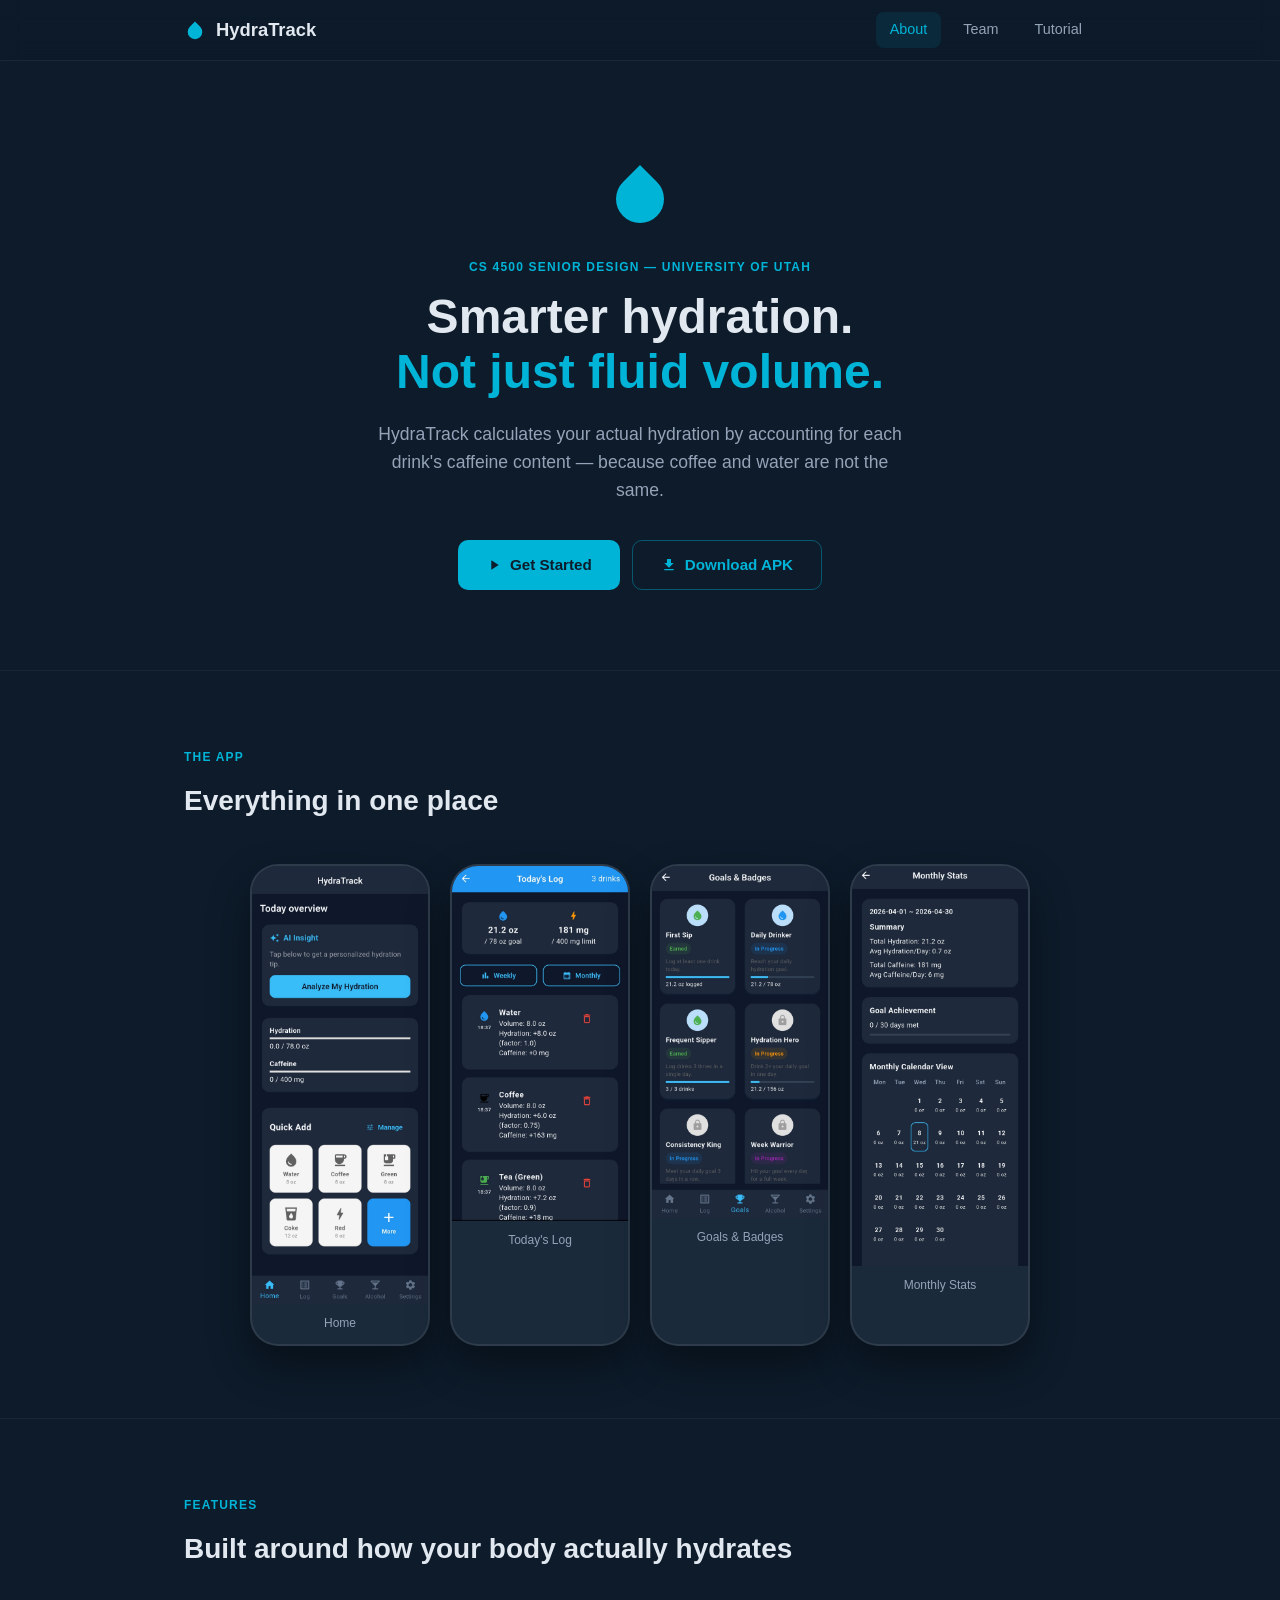
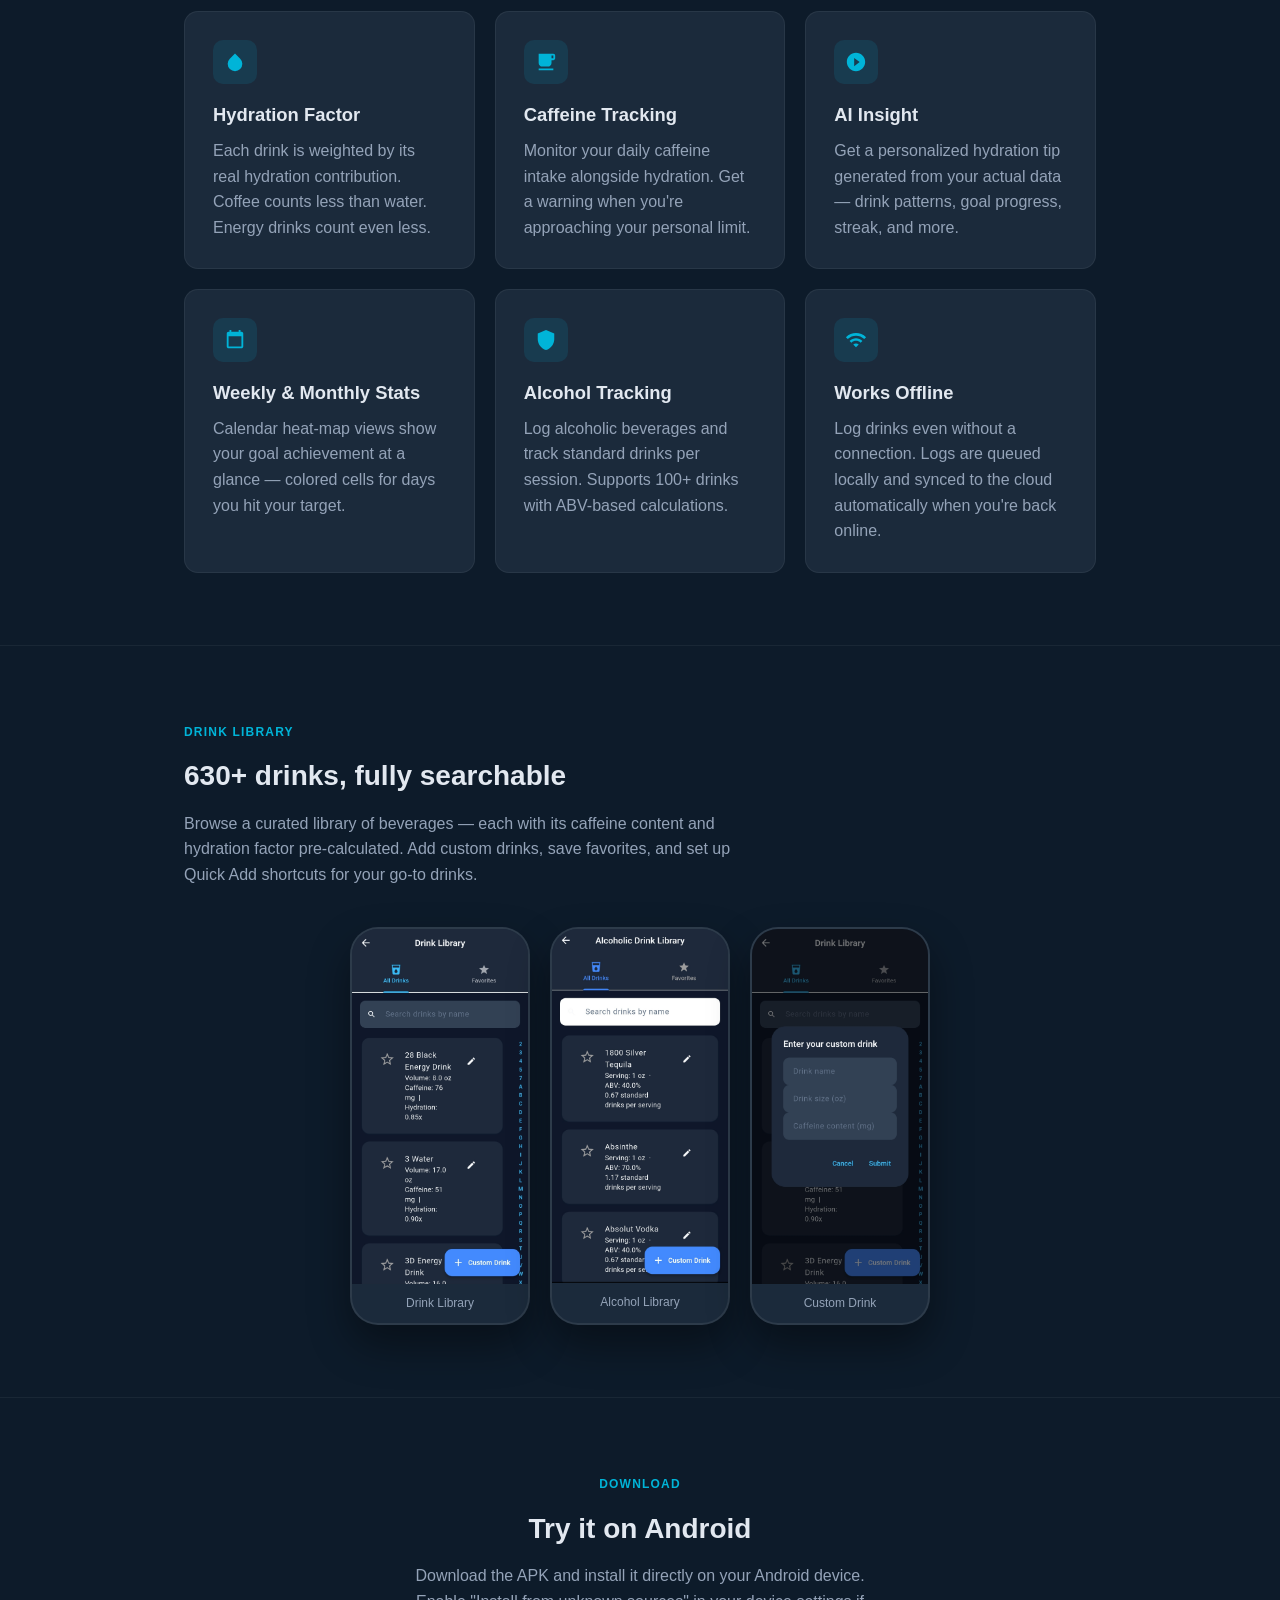
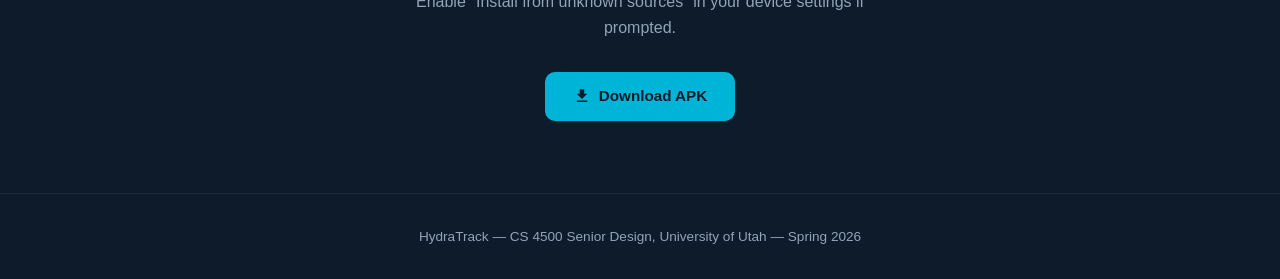
<file: docs/index.html>
<!DOCTYPE html>
<html lang="en">
<head>
  <meta charset="UTF-8" />
  <meta name="viewport" content="width=device-width, initial-scale=1.0" />
  <title>HydraTrack</title>
  <link rel="stylesheet" href="style.css" />
</head>
<body>

<nav>
  <div class="nav-inner">
    <a class="nav-logo" href="index.html">
      <svg width="22" height="22" viewBox="0 0 24 24" fill="currentColor">
        <path d="M12 2.69l5.66 5.66a8 8 0 1 1-11.31 0z"/>
      </svg>
      HydraTrack
    </a>
    <div class="nav-links">
      <a href="index.html" class="active">About</a>
      <a href="team.html">Team</a>
      <a href="tutorial.html">Tutorial</a>
    </div>
  </div>
</nav>

<!-- HERO -->
<section class="hero">
  <div class="container">
    <div class="hero-drop">
      <svg viewBox="0 0 24 24" fill="currentColor">
        <path d="M12 2.69l5.66 5.66a8 8 0 1 1-11.31 0z"/>
      </svg>
    </div>
    <span class="label">CS 4500 Senior Design — University of Utah</span>
    <h1>Smarter hydration.<br><span>Not just fluid volume.</span></h1>
    <p>HydraTrack calculates your actual hydration by accounting for each drink's caffeine content — because coffee and water are not the same.</p>
    <div class="hero-btns">
      <a href="tutorial.html" class="btn btn-primary">
        <svg width="16" height="16" viewBox="0 0 24 24" fill="currentColor"><path d="M8 5v14l11-7z"/></svg>
        Get Started
      </a>
      <a href="#download" class="btn btn-outline">
        <svg width="16" height="16" viewBox="0 0 24 24" fill="currentColor"><path d="M19 9h-4V3H9v6H5l7 7 7-7zM5 18v2h14v-2H5z"/></svg>
        Download APK
      </a>
    </div>
  </div>
</section>

<!-- SCREENSHOTS -->
<section>
  <div class="container">
    <span class="label">The App</span>
    <h2>Everything in one place</h2>
    <div class="screenshots">
      <div class="phone-frame">
        <img src="images/hydratrack_home.jpg" alt="Home screen" />
        <div class="ph-label">Home</div>
      </div>
      <div class="phone-frame">
        <img src="images/hydratrack_log.jpg" alt="Today's Log" />
        <div class="ph-label">Today's Log</div>
      </div>
      <div class="phone-frame">
        <img src="images/hydratrack_goal.jpg" alt="Goals & Badges" />
        <div class="ph-label">Goals & Badges</div>
      </div>
      <div class="phone-frame">
        <img src="images/hydratrack_monthly.jpg" alt="Monthly Stats" />
        <div class="ph-label">Monthly Stats</div>
      </div>
    </div>
  </div>
</section>

<!-- FEATURES -->
<section>
  <div class="container">
    <span class="label">Features</span>
    <h2>Built around how your body actually hydrates</h2>
    <div class="features-grid">

      <div class="feature-card">
        <div class="feature-icon">
          <svg width="22" height="22" viewBox="0 0 24 24" fill="currentColor"><path d="M12 2.69l5.66 5.66a8 8 0 1 1-11.31 0z"/></svg>
        </div>
        <h3>Hydration Factor</h3>
        <p>Each drink is weighted by its real hydration contribution. Coffee counts less than water. Energy drinks count even less.</p>
      </div>

      <div class="feature-card">
        <div class="feature-icon">
          <svg width="22" height="22" viewBox="0 0 24 24" fill="currentColor"><path d="M20 3H4v10c0 2.21 1.79 4 4 4h6c2.21 0 4-1.79 4-4v-3h2c1.11 0 2-.89 2-2V5c0-1.11-.89-2-2-2zm0 5h-2V5h2v3zM4 19h16v2H4z"/></svg>
        </div>
        <h3>Caffeine Tracking</h3>
        <p>Monitor your daily caffeine intake alongside hydration. Get a warning when you're approaching your personal limit.</p>
      </div>

      <div class="feature-card">
        <div class="feature-icon">
          <svg width="22" height="22" viewBox="0 0 24 24" fill="currentColor"><path d="M12 2C6.48 2 2 6.48 2 12s4.48 10 10 10 10-4.48 10-10S17.52 2 12 2zm-2 14.5v-9l6 4.5-6 4.5z"/></svg>
        </div>
        <h3>AI Insight</h3>
        <p>Get a personalized hydration tip generated from your actual data — drink patterns, goal progress, streak, and more.</p>
      </div>

      <div class="feature-card">
        <div class="feature-icon">
          <svg width="22" height="22" viewBox="0 0 24 24" fill="currentColor"><path d="M19 3h-1V1h-2v2H8V1H6v2H5c-1.11 0-2 .9-2 2v14c0 1.1.89 2 2 2h14c1.1 0 2-.9 2-2V5c0-1.1-.9-2-2-2zm0 16H5V8h14v11z"/></svg>
        </div>
        <h3>Weekly & Monthly Stats</h3>
        <p>Calendar heat-map views show your goal achievement at a glance — colored cells for days you hit your target.</p>
      </div>

      <div class="feature-card">
        <div class="feature-icon">
          <svg width="22" height="22" viewBox="0 0 24 24" fill="currentColor"><path d="M12 1L3 5v6c0 5.55 3.84 10.74 9 12 5.16-1.26 9-6.45 9-12V5l-9-4z"/></svg>
        </div>
        <h3>Alcohol Tracking</h3>
        <p>Log alcoholic beverages and track standard drinks per session. Supports 100+ drinks with ABV-based calculations.</p>
      </div>

      <div class="feature-card">
        <div class="feature-icon">
          <svg width="22" height="22" viewBox="0 0 24 24" fill="currentColor"><path d="M1 9l2 2c4.97-4.97 13.03-4.97 18 0l2-2C16.93 2.93 7.08 2.93 1 9zm8 8l3 3 3-3c-1.65-1.66-4.34-1.66-6 0zm-4-4l2 2c2.76-2.76 7.24-2.76 10 0l2-2C15.14 9.14 8.87 9.14 5 13z"/></svg>
        </div>
        <h3>Works Offline</h3>
        <p>Log drinks even without a connection. Logs are queued locally and synced to the cloud automatically when you're back online.</p>
      </div>

    </div>
  </div>
</section>

<!-- DRINK LIBRARY -->
<section>
  <div class="container">
    <span class="label">Drink Library</span>
    <h2>630+ drinks, fully searchable</h2>
    <p style="max-width:560px; margin-bottom:32px;">Browse a curated library of beverages — each with its caffeine content and hydration factor pre-calculated. Add custom drinks, save favorites, and set up Quick Add shortcuts for your go-to drinks.</p>
    <div class="screenshots">
      <div class="phone-frame">
        <img src="images/hydratrack_drink_library.jpg" alt="Drink Library" />
        <div class="ph-label">Drink Library</div>
      </div>
      <div class="phone-frame">
        <img src="images/hydratrack_alchohol_library.jpg" alt="Alcohol Library" />
        <div class="ph-label">Alcohol Library</div>
      </div>
      <div class="phone-frame">
        <img src="images/hydratrack_add_custom.jpg" alt="Add Custom Drink" />
        <div class="ph-label">Custom Drink</div>
      </div>
    </div>
  </div>
</section>

<!-- DOWNLOAD -->
<section id="download">
  <div class="container" style="text-align:center;">
    <span class="label">Download</span>
    <h2>Try it on Android</h2>
    <p style="max-width:480px; margin: 12px auto 32px;">Download the APK and install it directly on your Android device. Enable "Install from unknown sources" in your device settings if prompted.</p>
    <a href="https://drive.google.com/uc?export=download&id=1wfZt2eirbZEF-Ru0Nwcwn8dekk1CB4uR" class="btn btn-primary">
      <svg width="18" height="18" viewBox="0 0 24 24" fill="currentColor"><path d="M19 9h-4V3H9v6H5l7 7 7-7zM5 18v2h14v-2H5z"/></svg>
      Download APK
    </a>
  </div>
</section>

<footer>
  <div class="container">
    <p>HydraTrack &mdash; CS 4500 Senior Design, University of Utah &mdash; Spring 2026</p>
  </div>
</footer>

</body>
</html>
</file>
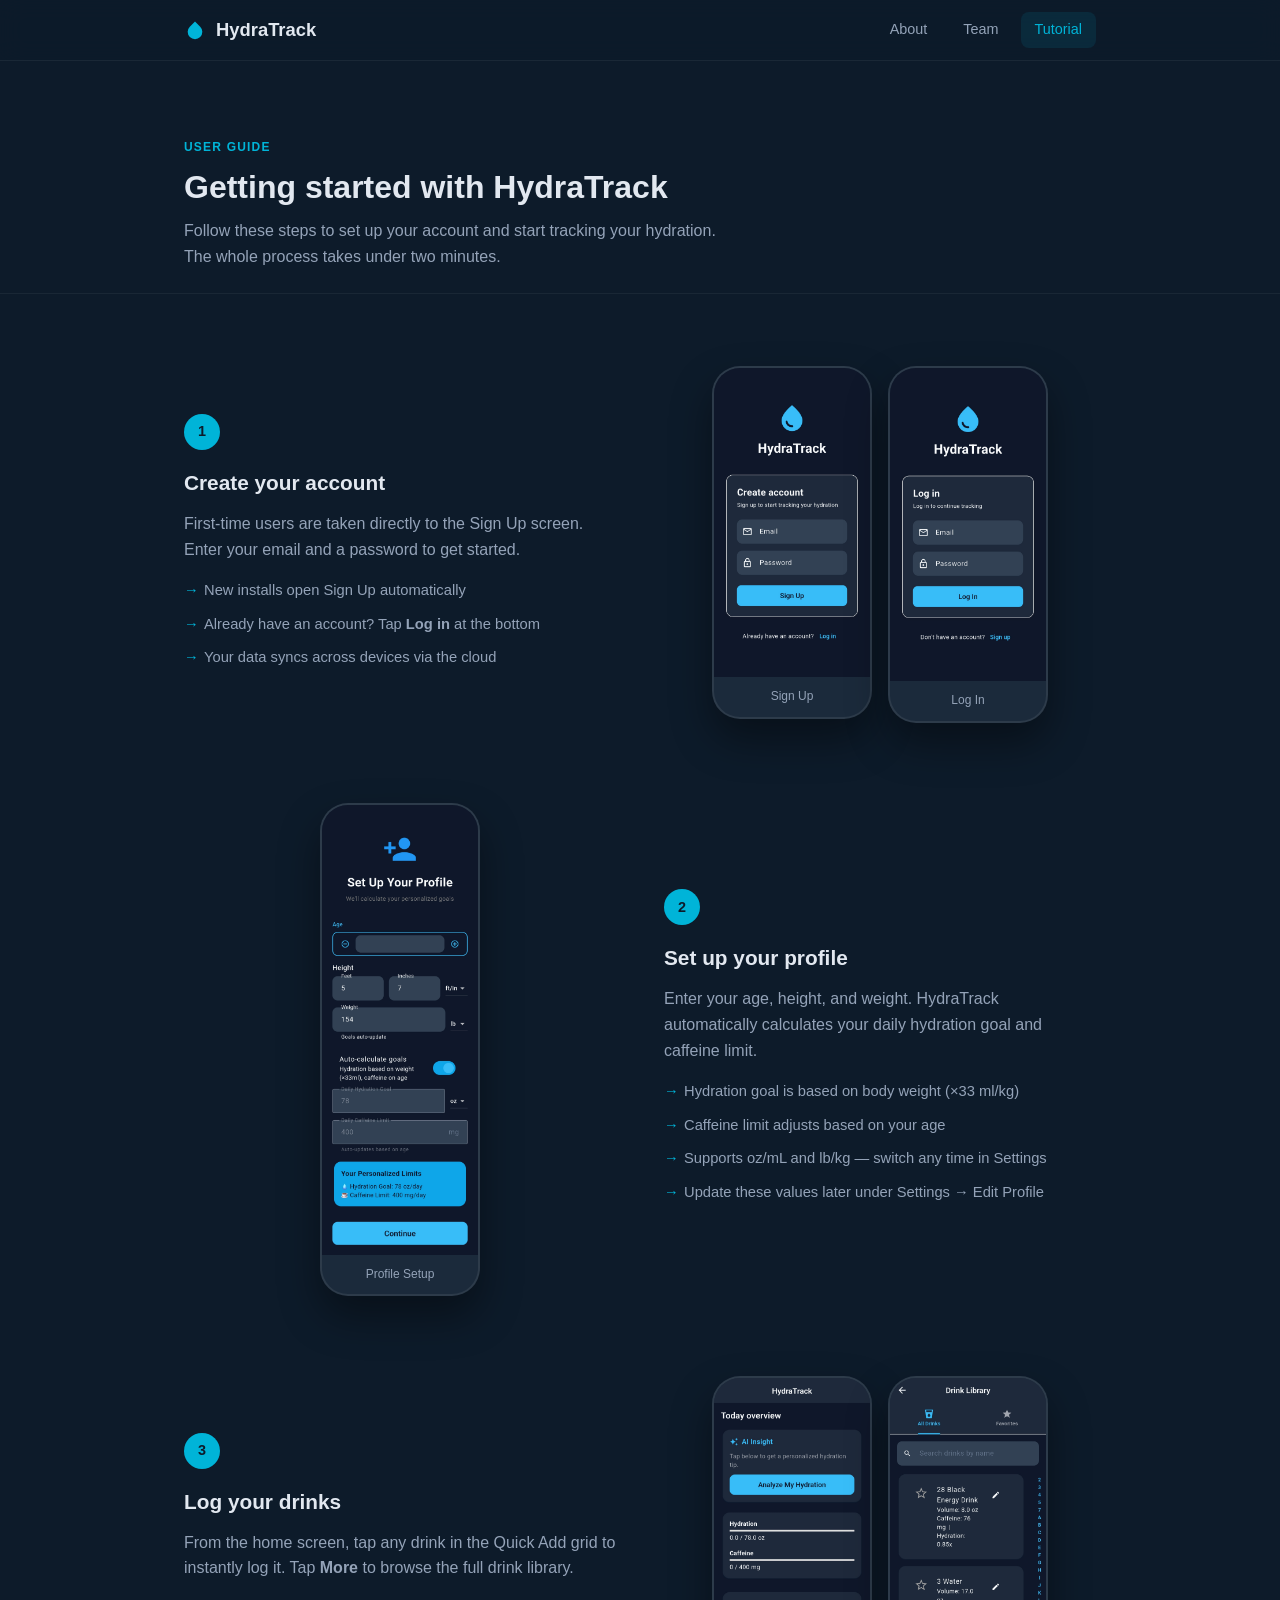
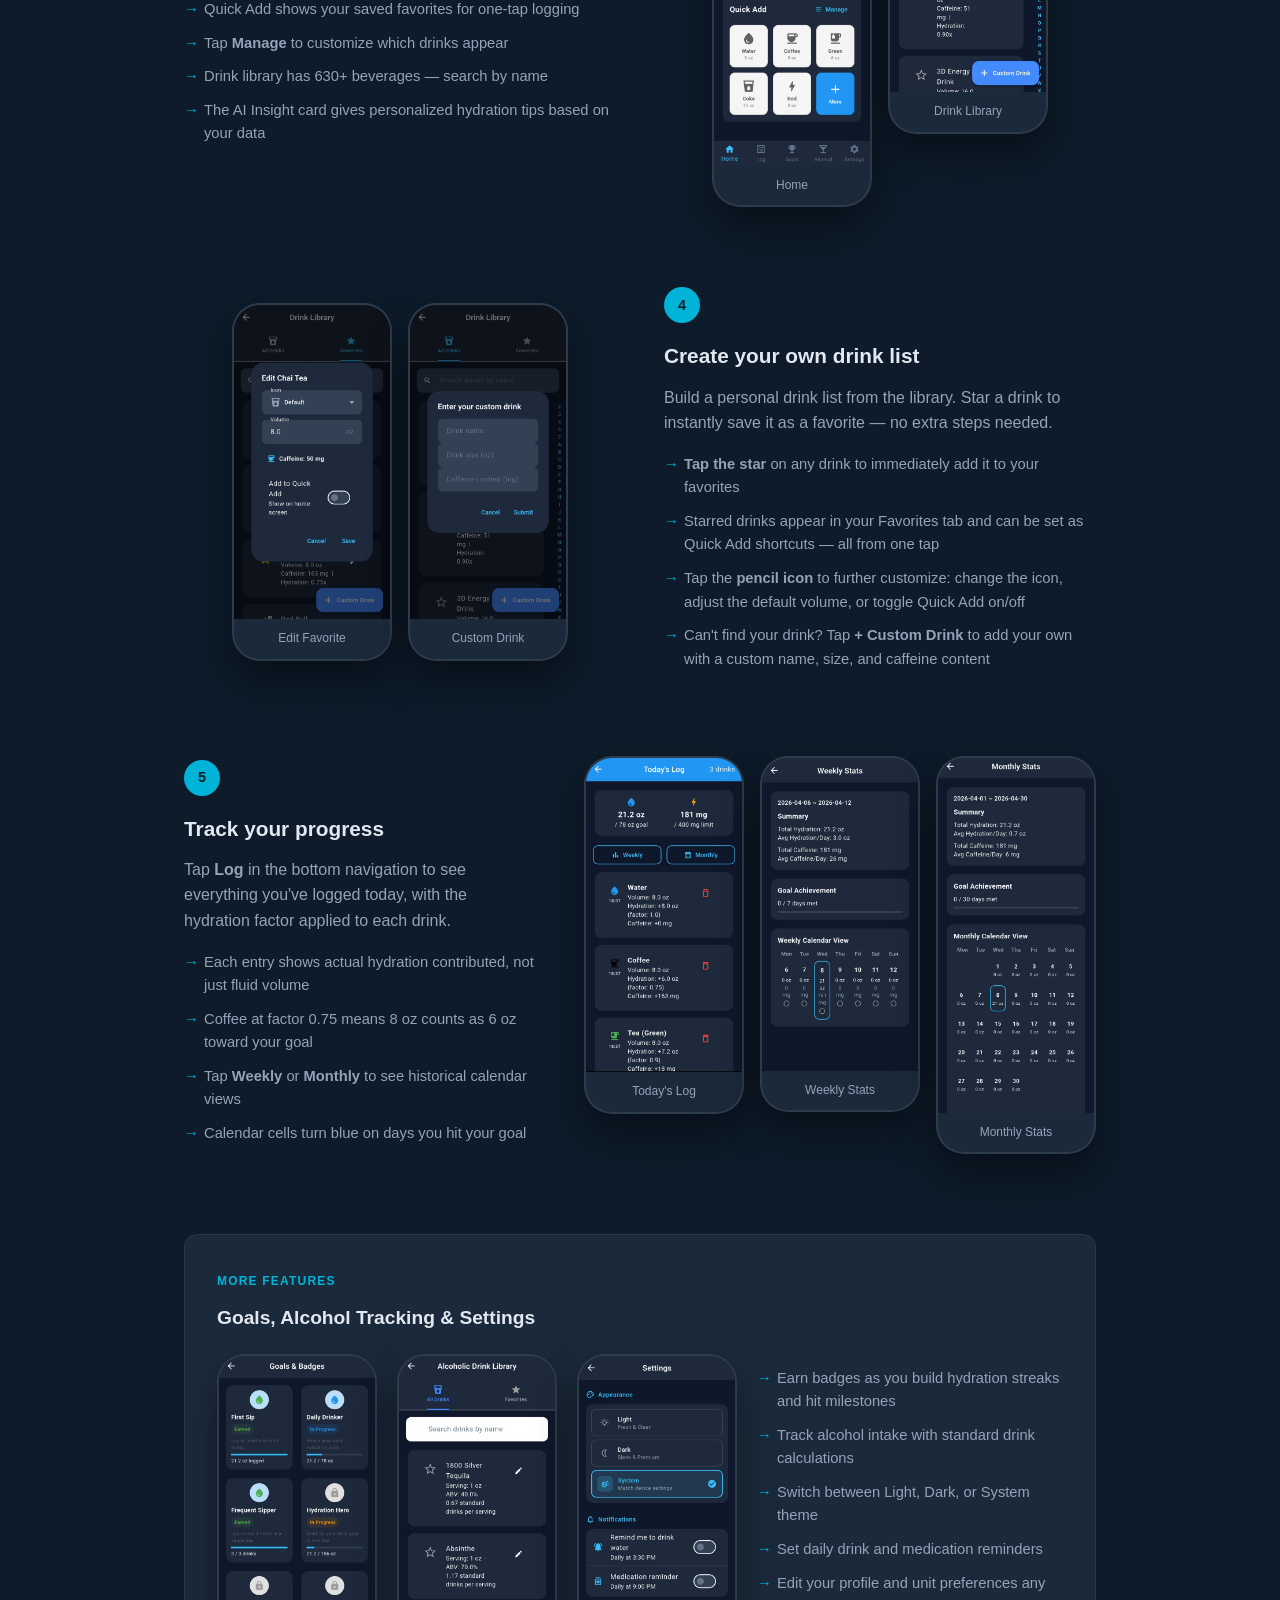
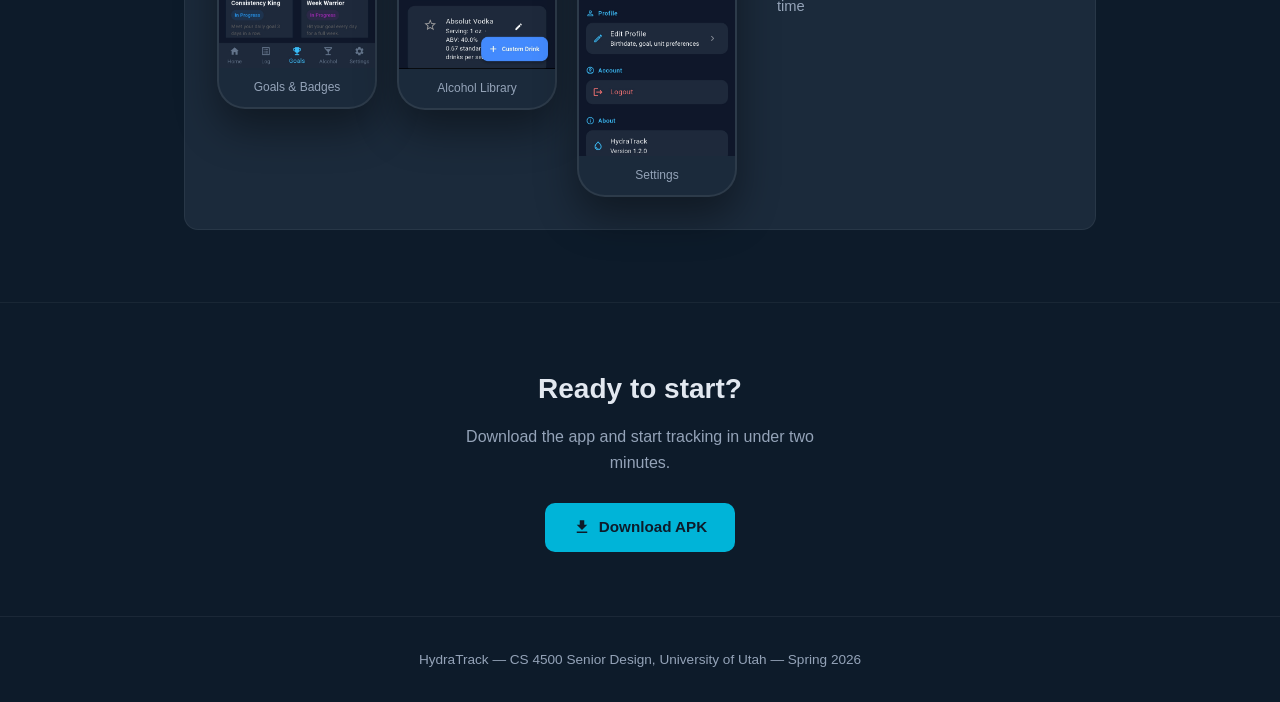
<file: docs/tutorial.html>
<!DOCTYPE html>
<html lang="en">
<head>
  <meta charset="UTF-8" />
  <meta name="viewport" content="width=device-width, initial-scale=1.0" />
  <title>Tutorial — HydraTrack</title>
  <link rel="stylesheet" href="style.css" />
  <style>
    .phone-frame img { width: 100%; height: auto; display: block; }
    .step-visual { align-items: flex-start; }
  </style>
</head>
<body>

<nav>
  <div class="nav-inner">
    <a class="nav-logo" href="index.html">
      <svg width="22" height="22" viewBox="0 0 24 24" fill="currentColor">
        <path d="M12 2.69l5.66 5.66a8 8 0 1 1-11.31 0z"/>
      </svg>
      HydraTrack
    </a>
    <div class="nav-links">
      <a href="index.html">About</a>
      <a href="team.html">Team</a>
      <a href="tutorial.html" class="active">Tutorial</a>
    </div>
  </div>
</nav>

<section style="padding-bottom: 24px;">
  <div class="container">
    <span class="label">User Guide</span>
    <h1 style="font-size: 2rem;">Getting started with HydraTrack</h1>
    <p style="max-width: 560px; margin-top: 12px;">Follow these steps to set up your account and start tracking your hydration. The whole process takes under two minutes.</p>
  </div>
</section>

<section style="padding-top: 24px;">
  <div class="container">
    <div class="tutorial-steps">

      <!-- STEP 1: Create Account -->
      <div class="step">
        <div class="step-text">
          <div class="step-num">1</div>
          <h3>Create your account</h3>
          <p>First-time users are taken directly to the Sign Up screen. Enter your email and a password to get started.</p>
          <ul>
            <li>New installs open Sign Up automatically</li>
            <li>Already have an account? Tap <strong>Log in</strong> at the bottom</li>
            <li>Your data syncs across devices via the cloud</li>
          </ul>
        </div>
        <div class="step-visual">
          <div class="phone-frame">
            <img src="images/hydratrack_signup.jpg" alt="Sign Up" />
            <div class="ph-label">Sign Up</div>
          </div>
          <div class="phone-frame">
            <img src="images/hydratrack_login.jpg" alt="Log In" />
            <div class="ph-label">Log In</div>
          </div>
        </div>
      </div>

      <!-- STEP 2: Profile Setup -->
      <div class="step">
        <div class="step-text">
          <div class="step-num">2</div>
          <h3>Set up your profile</h3>
          <p>Enter your age, height, and weight. HydraTrack automatically calculates your daily hydration goal and caffeine limit.</p>
          <ul>
            <li>Hydration goal is based on body weight (×33 ml/kg)</li>
            <li>Caffeine limit adjusts based on your age</li>
            <li>Supports oz/mL and lb/kg — switch any time in Settings</li>
            <li>Update these values later under Settings → Edit Profile</li>
          </ul>
        </div>
        <div class="step-visual">
          <div class="phone-frame">
            <img src="images/hydratrack_setup.jpg" alt="Profile Setup" />
            <div class="ph-label">Profile Setup</div>
          </div>
        </div>
      </div>

      <!-- STEP 3: Log Drinks -->
      <div class="step">
        <div class="step-text">
          <div class="step-num">3</div>
          <h3>Log your drinks</h3>
          <p>From the home screen, tap any drink in the Quick Add grid to instantly log it. Tap <strong>More</strong> to browse the full drink library.</p>
          <ul>
            <li>Quick Add shows your saved favorites for one-tap logging</li>
            <li>Tap <strong>Manage</strong> to customize which drinks appear</li>
            <li>Drink library has 630+ beverages — search by name</li>
            <li>The AI Insight card gives personalized hydration tips based on your data</li>
          </ul>
        </div>
        <div class="step-visual">
          <div class="phone-frame">
            <img src="images/hydratrack_home.jpg" alt="Home Screen" />
            <div class="ph-label">Home</div>
          </div>
          <div class="phone-frame">
            <img src="images/hydratrack_drink_library.jpg" alt="Drink Library" />
            <div class="ph-label">Drink Library</div>
          </div>
        </div>
      </div>

      <!-- STEP 4: Customize -->
      <div class="step">
        <div class="step-text">
          <div class="step-num">4</div>
          <h3>Create your own drink list</h3>
          <p>Build a personal drink list from the library. Star a drink to instantly save it as a favorite — no extra steps needed.</p>
          <ul>
            <li><strong>Tap the star</strong> on any drink to immediately add it to your favorites</li>
            <li>Starred drinks appear in your Favorites tab and can be set as Quick Add shortcuts — all from one tap</li>
            <li>Tap the <strong>pencil icon</strong> to further customize: change the icon, adjust the default volume, or toggle Quick Add on/off</li>
            <li>Can't find your drink? Tap <strong>+ Custom Drink</strong> to add your own with a custom name, size, and caffeine content</li>
          </ul>
        </div>
        <div class="step-visual">
          <div class="phone-frame">
            <img src="images/hydratrack_edit_favorite.jpg" alt="Edit Favorite" />
            <div class="ph-label">Edit Favorite</div>
          </div>
          <div class="phone-frame">
            <img src="images/hydratrack_add_custom.jpg" alt="Add Custom Drink" />
            <div class="ph-label">Custom Drink</div>
          </div>
        </div>
      </div>

      <!-- STEP 5: Track Progress -->
      <div class="step">
        <div class="step-text">
          <div class="step-num">5</div>
          <h3>Track your progress</h3>
          <p>Tap <strong>Log</strong> in the bottom navigation to see everything you've logged today, with the hydration factor applied to each drink.</p>
          <ul>
            <li>Each entry shows actual hydration contributed, not just fluid volume</li>
            <li>Coffee at factor 0.75 means 8 oz counts as 6 oz toward your goal</li>
            <li>Tap <strong>Weekly</strong> or <strong>Monthly</strong> to see historical calendar views</li>
            <li>Calendar cells turn blue on days you hit your goal</li>
          </ul>
        </div>
        <div class="step-visual">
          <div class="phone-frame">
            <img src="images/hydratrack_log.jpg" alt="Today's Log" />
            <div class="ph-label">Today's Log</div>
          </div>
          <div class="phone-frame">
            <img src="images/hydratrack_weekly.jpg" alt="Weekly Stats" />
            <div class="ph-label">Weekly Stats</div>
          </div>
          <div class="phone-frame">
            <img src="images/hydratrack_monthly.jpg" alt="Monthly Stats" />
            <div class="ph-label">Monthly Stats</div>
          </div>
        </div>
      </div>

    </div>

    <!-- BONUS SECTION -->
    <div style="background: var(--bg2); border: 1px solid rgba(255,255,255,0.06); border-radius: var(--radius); padding: 32px; margin-top: 16px;">
      <span class="label">More Features</span>
      <h3 style="font-size: 1.2rem; margin-bottom: 20px;">Goals, Alcohol Tracking & Settings</h3>
      <div style="display: flex; gap: 20px; flex-wrap: wrap; align-items: flex-start;">
        <div class="phone-frame" style="width: 160px; flex-shrink:0;">
          <img src="images/hydratrack_goal.jpg" alt="Goals & Badges" />
          <div class="ph-label">Goals & Badges</div>
        </div>
        <div class="phone-frame" style="width: 160px; flex-shrink:0;">
          <img src="images/hydratrack_alchohol_library.jpg" alt="Alcohol Library" />
          <div class="ph-label">Alcohol Library</div>
        </div>
        <div class="phone-frame" style="width: 160px; flex-shrink:0;">
          <img src="images/hydratrack_settings.jpg" alt="Settings" />
          <div class="ph-label">Settings</div>
        </div>
        <div style="flex: 1; min-width: 200px; padding-top: 8px;">
          <ul style="list-style:none; padding:0;">
            <li style="color:var(--text2); font-size:0.92rem; padding:5px 0 5px 20px; position:relative;">
              <span style="position:absolute;left:0;color:var(--accent);">→</span>
              Earn badges as you build hydration streaks and hit milestones
            </li>
            <li style="color:var(--text2); font-size:0.92rem; padding:5px 0 5px 20px; position:relative;">
              <span style="position:absolute;left:0;color:var(--accent);">→</span>
              Track alcohol intake with standard drink calculations
            </li>
            <li style="color:var(--text2); font-size:0.92rem; padding:5px 0 5px 20px; position:relative;">
              <span style="position:absolute;left:0;color:var(--accent);">→</span>
              Switch between Light, Dark, or System theme
            </li>
            <li style="color:var(--text2); font-size:0.92rem; padding:5px 0 5px 20px; position:relative;">
              <span style="position:absolute;left:0;color:var(--accent);">→</span>
              Set daily drink and medication reminders
            </li>
            <li style="color:var(--text2); font-size:0.92rem; padding:5px 0 5px 20px; position:relative;">
              <span style="position:absolute;left:0;color:var(--accent);">→</span>
              Edit your profile and unit preferences any time
            </li>
          </ul>
        </div>
      </div>
    </div>

  </div>
</section>

<section style="text-align: center; padding: 64px 0;">
  <div class="container">
    <h2>Ready to start?</h2>
    <p style="margin: 12px auto 28px; max-width: 400px;">Download the app and start tracking in under two minutes.</p>
    <a href="https://drive.google.com/uc?export=download&id=1wfZt2eirbZEF-Ru0Nwcwn8dekk1CB4uR" class="btn btn-primary">
      <svg width="18" height="18" viewBox="0 0 24 24" fill="currentColor"><path d="M19 9h-4V3H9v6H5l7 7 7-7zM5 18v2h14v-2H5z"/></svg>
      Download APK
    </a>
  </div>
</section>

<footer>
  <div class="container">
    <p>HydraTrack &mdash; CS 4500 Senior Design, University of Utah &mdash; Spring 2026</p>
  </div>
</footer>

</body>
</html>
</file>
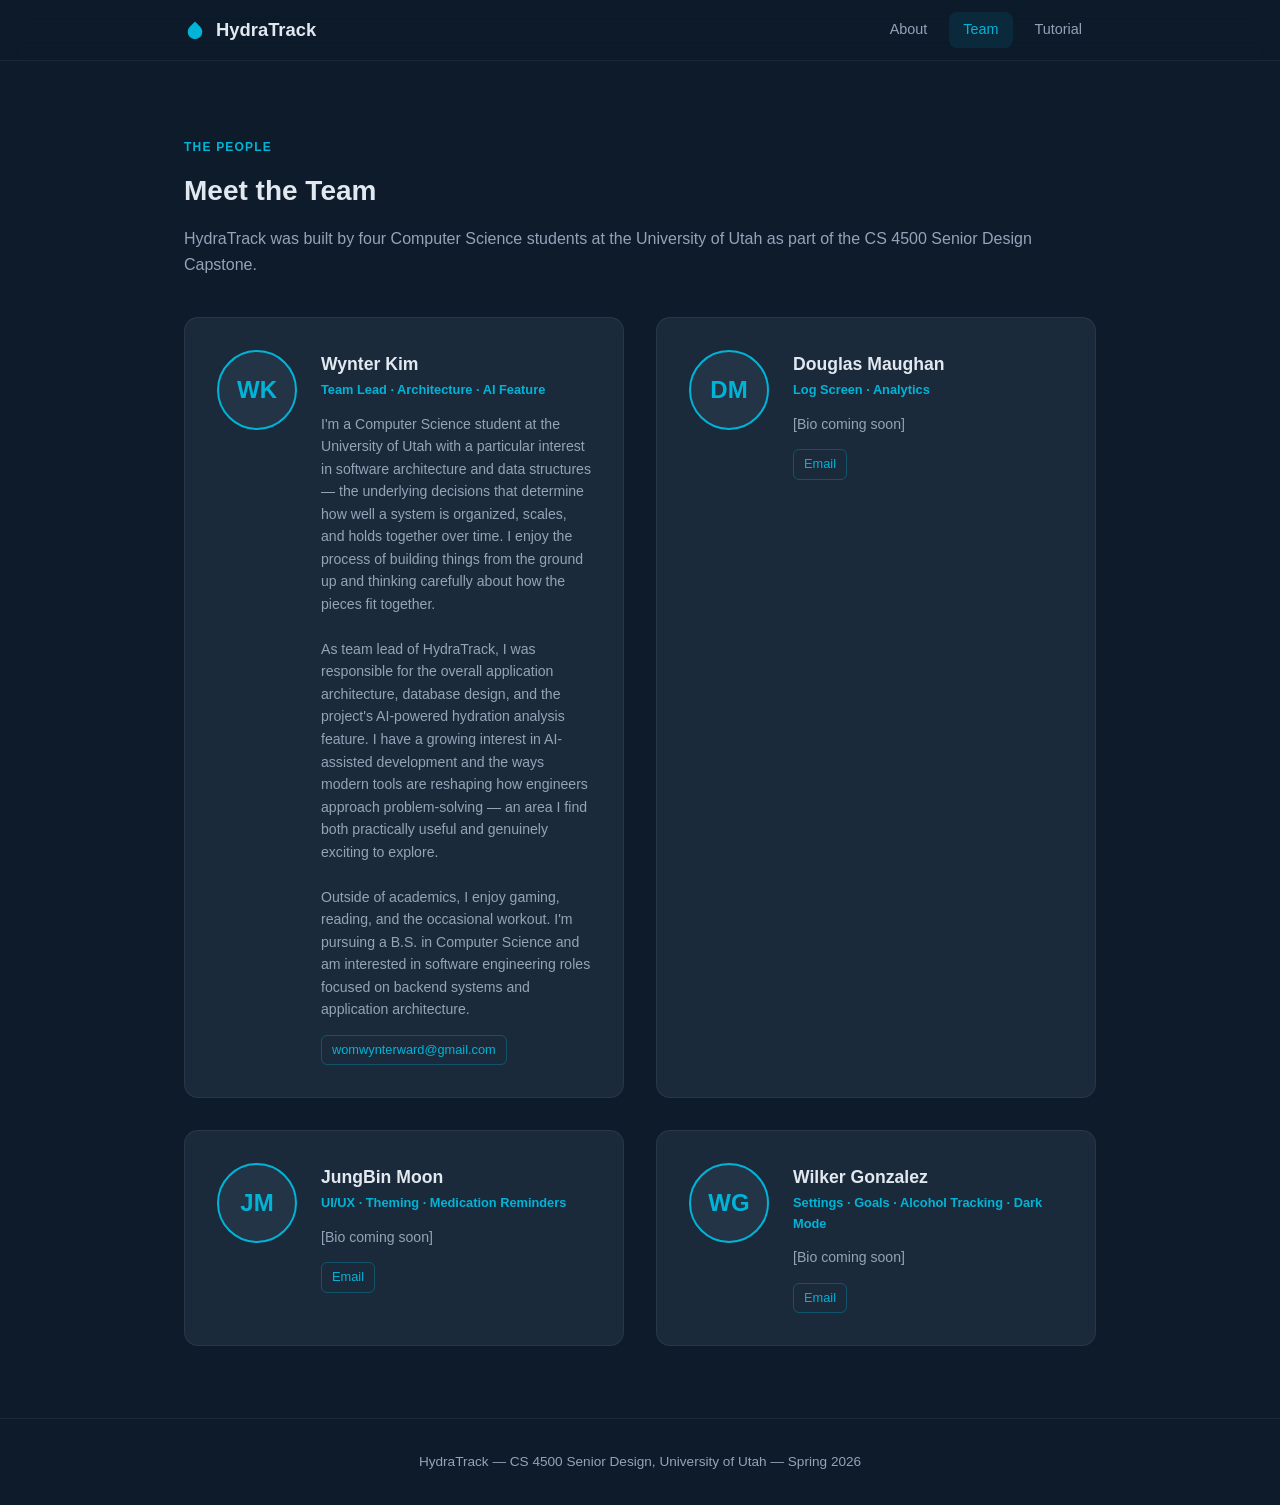
<file: public/team.html>
<!DOCTYPE html>
<html lang="en">
<head>
  <meta charset="UTF-8" />
  <meta name="viewport" content="width=device-width, initial-scale=1.0" />
  <title>Team — HydraTrack</title>
  <link rel="stylesheet" href="style.css" />
</head>
<body>

<nav>
  <div class="nav-inner">
    <a class="nav-logo" href="index.html">
      <svg width="22" height="22" viewBox="0 0 24 24" fill="currentColor">
        <path d="M12 2.69l5.66 5.66a8 8 0 1 1-11.31 0z"/>
      </svg>
      HydraTrack
    </a>
    <div class="nav-links">
      <a href="index.html">About</a>
      <a href="team.html" class="active">Team</a>
      <a href="tutorial.html">Tutorial</a>
    </div>
  </div>
</nav>

<section>
  <div class="container">
    <span class="label">The People</span>
    <h2>Meet the Team</h2>
    <p>HydraTrack was built by four Computer Science students at the University of Utah as part of the CS 4500 Senior Design Capstone.</p>

    <div class="team-grid">

      <!-- Wynter -->
      <div class="team-card">
        <div class="team-avatar">WK</div>
        <div class="team-info">
          <h3>Wynter Kim</h3>
          <div class="team-role">Team Lead · Architecture · AI Feature</div>
          <p class="team-bio">
            I'm a Computer Science student at the University of Utah with a particular interest in software architecture and data structures — the underlying decisions that determine how well a system is organized, scales, and holds together over time. I enjoy the process of building things from the ground up and thinking carefully about how the pieces fit together.
            <br><br>
            As team lead of HydraTrack, I was responsible for the overall application architecture, database design, and the project's AI-powered hydration analysis feature. I have a growing interest in AI-assisted development and the ways modern tools are reshaping how engineers approach problem-solving — an area I find both practically useful and genuinely exciting to explore.
            <br><br>
            Outside of academics, I enjoy gaming, reading, and the occasional workout. I'm pursuing a B.S. in Computer Science and am interested in software engineering roles focused on backend systems and application architecture.
          </p>
          <div class="team-contact">
            <a href="mailto:womwynterward@gmail.com">womwynterward@gmail.com</a>
          </div>
        </div>
      </div>

      <!-- Douglas -->
      <div class="team-card">
        <div class="team-avatar">DM</div>
        <div class="team-info">
          <h3>Douglas Maughan</h3>
          <div class="team-role">Log Screen · Analytics</div>
          <p class="team-bio">
            [Bio coming soon]
          </p>
          <div class="team-contact">
            <a href="mailto:placeholder@utah.edu">Email</a>
          </div>
        </div>
      </div>

      <!-- Moon -->
      <div class="team-card">
        <div class="team-avatar">JM</div>
        <div class="team-info">
          <h3>JungBin Moon</h3>
          <div class="team-role">UI/UX · Theming · Medication Reminders</div>
          <p class="team-bio">
            [Bio coming soon]
          </p>
          <div class="team-contact">
            <a href="mailto:placeholder@utah.edu">Email</a>
          </div>
        </div>
      </div>

      <!-- Wilker -->
      <div class="team-card">
        <div class="team-avatar">WG</div>
        <div class="team-info">
          <h3>Wilker Gonzalez</h3>
          <div class="team-role">Settings · Goals · Alcohol Tracking · Dark Mode</div>
          <p class="team-bio">
            [Bio coming soon]
          </p>
          <div class="team-contact">
            <a href="mailto:placeholder@utah.edu">Email</a>
          </div>
        </div>
      </div>

    </div>
  </div>
</section>

<footer>
  <div class="container">
    <p>HydraTrack &mdash; CS 4500 Senior Design, University of Utah &mdash; Spring 2026</p>
  </div>
</footer>

</body>
</html>
</file>
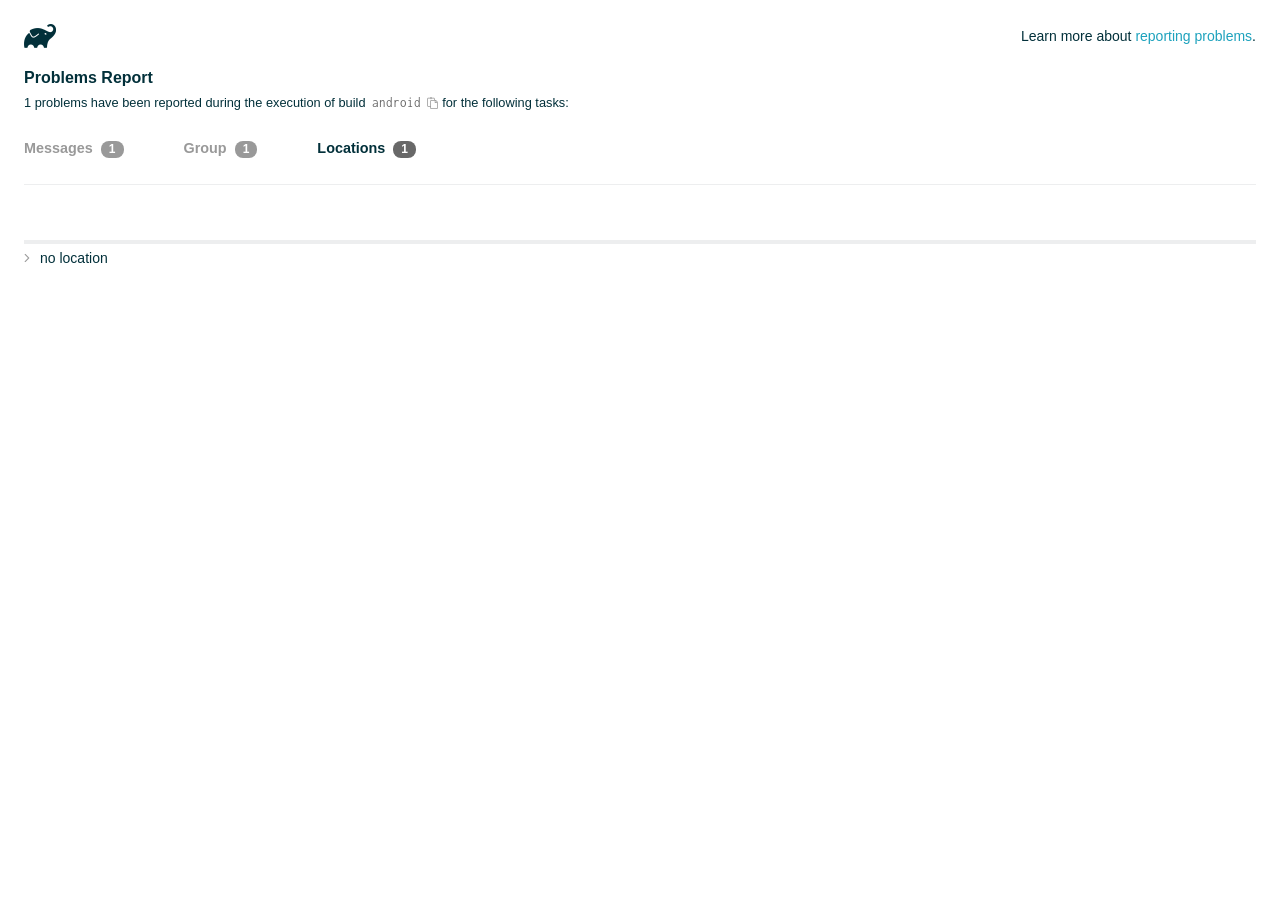
<file: android/build/reports/problems/problems-report.html>
<!DOCTYPE html>

<html lang="en">
<head>
    <!-- Required meta tags -->
    <meta charset="utf-8">
    <meta name="viewport" content="width=device-width, initial-scale=1, shrink-to-fit=no">

                    <style type="text/css">
                /*! normalize.css v7.0.0 | MIT License | github.com/necolas/normalize.css */
html {
    line-height: 1.15;
    -ms-text-size-adjust: 100%;
    -webkit-text-size-adjust: 100%
}

body {
    margin: 0
}

article, aside, footer, header, nav, section {
    display: block
}

h1 {
    font-size: 2em;
    margin: .67em 0
}

figcaption, figure, main {
    display: block
}

figure {
    margin: 1em 40px
}

hr {
    box-sizing: content-box;
    height: 0;
    overflow: visible
}

pre {
    font-family: monospace, monospace;
    font-size: 1em
}

a {
    background-color: transparent;
    -webkit-text-decoration-skip: objects
}

abbr[title] {
    border-bottom: none;
    text-decoration: underline;
    text-decoration: underline dotted
}

b, strong {
    font-weight: inherit
}

b, strong {
    font-weight: bolder
}

code, kbd, samp {
    font-family: monospace, monospace;
    font-size: 1em
}

dfn {
    font-style: italic
}

mark {
    background-color: #ff0;
    color: #000
}

small {
    font-size: 80%
}

sub, sup {
    font-size: 75%;
    line-height: 0;
    position: relative;
    vertical-align: baseline
}

sub {
    bottom: -.25em
}

sup {
    top: -.5em
}

audio, video {
    display: inline-block
}

audio:not([controls]) {
    display: none;
    height: 0
}

img {
    border-style: none
}

svg:not(:root) {
    overflow: hidden
}

button, input, optgroup, select, textarea {
    font-family: sans-serif;
    font-size: 100%;
    line-height: 1.15;
    margin: 0
}

button, input {
    overflow: visible
}

button, select {
    text-transform: none
}

[type=reset], [type=submit], button, html [type=button] {
    -webkit-appearance: button
}

[type=button]::-moz-focus-inner, [type=reset]::-moz-focus-inner, [type=submit]::-moz-focus-inner, button::-moz-focus-inner {
    border-style: none;
    padding: 0
}

[type=button]:-moz-focusring, [type=reset]:-moz-focusring, [type=submit]:-moz-focusring, button:-moz-focusring {
    outline: 1px dotted ButtonText
}

fieldset {
    padding: .35em .75em .625em
}

legend {
    box-sizing: border-box;
    color: inherit;
    display: table;
    max-width: 100%;
    padding: 0;
    white-space: normal
}

progress {
    display: inline-block;
    vertical-align: baseline
}

textarea {
    overflow: auto
}

[type=checkbox], [type=radio] {
    box-sizing: border-box;
    padding: 0
}

[type=number]::-webkit-inner-spin-button, [type=number]::-webkit-outer-spin-button {
    height: auto
}

[type=search] {
    -webkit-appearance: textfield;
    outline-offset: -2px
}

[type=search]::-webkit-search-cancel-button, [type=search]::-webkit-search-decoration {
    -webkit-appearance: none
}

::-webkit-file-upload-button {
    -webkit-appearance: button;
    font: inherit
}

details, menu {
    display: block
}

summary {
    display: list-item
}

canvas {
    display: inline-block
}

template {
    display: none
}

[hidden] {
    display: none
}

/* configuration cache styles */

.report-wrapper {
    margin: 0;
    padding: 0 24px;
}

.gradle-logo {
    width: 32px;
    height: 24px;
    background-image: url("[data-uri]");
    background-size: contain;
}

.header {
    display: flex;
    flex-wrap: wrap;
    position: fixed;
    top: 0;
    left: 0;
    width: 100%;
    padding: 24px 24px 0 24px;
    background-color: white;
    z-index: 1;
}

.learn-more {
    margin-left: auto;
    align-self: center;
    font-size: 0.875rem;
    font-weight: normal;
}

.title {
    display: flex;
    align-items: center;
    padding: 18px 0 24px 0;
    flex: 1 0 100%;
}

.content {
    font-size: 0.875rem;
    padding: 240px 0 48px;
    overflow-x: auto;
    white-space: nowrap;
}

.content ol:first-of-type {
    margin: 0;
}

.tree-btn {
    cursor: pointer;
    display: inline-block;
    width: 16px;
    height: 16px;
    background-size: contain;
    background-repeat: no-repeat;
    vertical-align: middle;
    margin-top: -0.2em;
}

.tree-btn.collapsed {
    background-image: url('data:image/svg+xml;utf8,<svg xmlns="http://www.w3.org/2000/svg" viewBox="0 0 192 512"><path d="M166.9 264.5l-117.8 116c-4.7 4.7-12.3 4.7-17 0l-7.1-7.1c-4.7-4.7-4.7-12.3 0-17L127.3 256 25.1 155.6c-4.7-4.7-4.7-12.3 0-17l7.1-7.1c4.7-4.7 12.3-4.7 17 0l117.8 116c4.6 4.7 4.6 12.3-.1 17z" fill="%23999999" stroke="%23999999"/></svg>');
}

.tree-btn.expanded {
    background-image: url('data:image/svg+xml;utf8,<svg xmlns="http://www.w3.org/2000/svg" viewBox="0 0 256 512"><path d="M119.5 326.9L3.5 209.1c-4.7-4.7-4.7-12.3 0-17l7.1-7.1c4.7-4.7 12.3-4.7 17 0L128 287.3l100.4-102.2c4.7-4.7 12.3-4.7 17 0l7.1 7.1c4.7 4.7 4.7 12.3 0 17L136.5 327c-4.7 4.6-12.3 4.6-17-.1z" fill="%23999999" stroke="%23999999"/></svg>');
}

ul .tree-btn {
    margin-right: 3px;
}

.leaf-icon {
    display: inline-block;
    width: 16px;
    height: 16px;
    background-image: url('data:image/svg+xml;utf8,<svg xmlns="http://www.w3.org/2000/svg" viewBox="0 0 256 512"><path d="M32 256 H224" stroke="%23999999" stroke-width="48" stroke-linecap="round"/></svg>');
    background-size: contain;
    background-repeat: no-repeat;
    vertical-align: middle;
    margin-top: -0.2em;
}

.invisible-text {
    user-select: all; /* Allow the text to be selectable */
    color: transparent; /* Hide the text */
    text-indent: -9999px; /* Move the text out of view */
    position: relative;
    white-space: pre; /* Preserve meaningful whitespace in the invisible text for copying */
}

.text-for-copy {
    display: inline-block;
}

.enum-icon {
    display: inline-block;
    width: 16px;
    height: 16px;
    background-image: url('data:image/svg+xml;utf8,<svg xmlns="http://www.w3.org/2000/svg" viewBox="0 0 1024 1024"><circle cx="512" cy="512" r="200" /></svg>');
    background-size: contain;
    background-repeat: no-repeat;
    vertical-align: middle;
    margin-inline-start: 0.5ex;
    margin-inline-end: 0.5ex;
    margin-top: -0.2em;
}

.error-icon {
    display: inline-block;
    width: 16px;
    height: 16px;
    background-image: url('data:image/svg+xml;utf8,<svg xmlns="http://www.w3.org/2000/svg" viewBox="0 0 320 512"><path d="M193.94 256L296.5 153.44l21.15-21.15c3.12-3.12 3.12-8.19 0-11.31l-22.63-22.63c-3.12-3.12-8.19-3.12-11.31 0L160 222.06 36.29 98.34c-3.12-3.12-8.19-3.12-11.31 0L2.34 120.97c-3.12 3.12-3.12 8.19 0 11.31L126.06 256 2.34 379.71c-3.12 3.12-3.12 8.19 0 11.31l22.63 22.63c3.12 3.12 8.19 3.12 11.31 0L160 289.94 262.56 392.5l21.15 21.15c3.12 3.12 8.19 3.12 11.31 0l22.63-22.63c3.12-3.12 3.12-8.19 0-11.31L193.94 256z" fill="%23FC461E" stroke="%23FC461E"/></svg>');
    background-size: contain;
    background-repeat: no-repeat;
    vertical-align: middle;
    margin-inline-start: 0.5ex;
    margin-inline-end: 0.5ex;
    margin-top: -0.2em;
}

.advice-icon {
    display: inline-block;
    width: 16px;
    height: 16px;
    background-image: url('data:image/svg+xml;utf8,<svg width="800px" height="800px" viewBox="-4.93 0 122.88 122.88" version="1.1" id="Layer_1" xmlns="http://www.w3.org/2000/svg" xmlns:xlink="http://www.w3.org/1999/xlink"  style="enable-background:new 0 0 113.01 122.88" xml:space="preserve"><g><path d="M44.13,102.06c-1.14,0.03-2.14-0.81-2.3-1.96c-0.17-1.2,0.64-2.31,1.82-2.54c-1.3-7.37-4.85-11.43-8.6-15.72 c-2.92-3.34-5.95-6.81-8.34-11.92c-2.35-5.03-3.64-10.23-3.6-15.63c0.05-5.4,1.42-10.96,4.4-16.71c0.02-0.04,0.04-0.07,0.06-0.11 l0,0c3.91-6.62,9.38-11.04,15.47-13.52c5.11-2.09,10.66-2.8,16.1-2.3c5.42,0.5,10.73,2.2,15.37,4.94 c5.9,3.49,10.75,8.67,13.42,15.21c1.44,3.54,2.42,7.49,2.54,11.82c0.12,4.31-0.62,8.96-2.61,13.88 c-2.66,6.59-6.18,10.68-9.47,14.51c-3.03,3.53-5.85,6.81-7.42,11.84c0.89,0.21,1.59,0.94,1.73,1.9c0.17,1.24-0.7,2.39-1.94,2.56 l-0.77,0.11c-0.14,1.09-0.23,2.26-0.27,3.51l0.25-0.04c1.24-0.17,2.39,0.7,2.56,1.94c0.17,1.24-0.7,2.39-1.94,2.56l-0.78,0.11 c0.01,0.15,0.02,0.3,0.03,0.45l0,0c0.07,0.88,0.08,1.73,0.03,2.54l0.13-0.02c1.25-0.15,2.38,0.74,2.54,1.98 c0.15,1.25-0.74,2.38-1.98,2.54l-1.68,0.21c-1.2,3.11-3.34,5.48-5.87,6.94c-1.74,1.01-3.67,1.59-5.61,1.71 c-1.97,0.12-3.96-0.25-5.78-1.13c-2.08-1.02-3.94-2.71-5.29-5.14c-0.65-0.33-1.13-0.97-1.23-1.75c-0.04-0.31-0.01-0.61,0.07-0.89 c-0.39-1.16-0.68-2.43-0.87-3.83l-0.07,0.01c-1.24,0.17-2.39-0.7-2.56-1.94c-0.17-1.24,0.7-2.39,1.94-2.56l0.54-0.08 C44.19,104.32,44.18,103.16,44.13,102.06L44.13,102.06z M2.18,58.86C1.01,58.89,0.04,57.98,0,56.81c-0.04-1.17,0.88-2.14,2.05-2.18 l8.7-0.3c1.17-0.04,2.14,0.88,2.18,2.05c0.04,1.17-0.88,2.14-2.05,2.18L2.18,58.86L2.18,58.86z M110.68,50.25 c1.16-0.12,2.2,0.73,2.32,1.89c0.12,1.16-0.73,2.2-1.89,2.32l-8.66,0.91c-1.16,0.12-2.2-0.73-2.32-1.89 c-0.12-1.16,0.73-2.2,1.89-2.32L110.68,50.25L110.68,50.25z M94.91,14.78c0.65-0.97,1.96-1.23,2.93-0.58 c0.97,0.65,1.23,1.96,0.58,2.93l-4.84,7.24c-0.65,0.97-1.96,1.23-2.93,0.58c-0.97-0.65-1.23-1.96-0.58-2.93L94.91,14.78 L94.91,14.78z M57.63,2.06c0.03-1.17,1-2.09,2.16-2.06c1.17,0.03,2.09,1,2.06,2.16l-0.22,8.7c-0.03,1.17-1,2.09-2.16,2.06 c-1.17-0.03-2.09-1-2.06-2.16L57.63,2.06L57.63,2.06z M13.88,15.53c-0.86-0.8-0.9-2.14-0.11-2.99c0.8-0.86,2.14-0.9,2.99-0.11 l6.37,5.94c0.86,0.8,0.9,2.14,0.11,2.99c-0.8,0.86-2.14,0.9-2.99,0.11L13.88,15.53L13.88,15.53z M47.88,96.95l18.49-2.63 c1.59-6.7,5.05-10.73,8.8-15.08c3.08-3.58,6.36-7.4,8.76-13.34c1.76-4.35,2.41-8.43,2.31-12.19c-0.1-3.75-0.96-7.21-2.24-10.34 c-2.3-5.63-6.51-10.11-11.65-13.15c-4.11-2.43-8.8-3.94-13.59-4.37c-4.77-0.44-9.64,0.19-14.13,2.02 c-5.26,2.15-9.99,5.97-13.39,11.72c-2.64,5.12-3.86,10.02-3.9,14.73c-0.04,4.74,1.11,9.33,3.2,13.8c2.13,4.56,4.97,7.8,7.69,10.92 C42.47,83.9,46.48,88.49,47.88,96.95L47.88,96.95z M65.62,99.02l-17.27,2.45c0.05,1.1,0.07,2.25,0.05,3.47l17.05-2.42 C65.47,101.29,65.52,100.12,65.62,99.02L65.62,99.02z M48.49,109.52c0.12,0.92,0.3,1.76,0.53,2.54l16.55-2.04 c0.11-0.86,0.13-1.77,0.05-2.74l0,0l0-0.02l-0.01-0.17L48.49,109.52L48.49,109.52z M51.37,116.36c0.64,0.67,1.35,1.19,2.1,1.55 c1.15,0.56,2.42,0.79,3.67,0.72c1.29-0.08,2.57-0.47,3.74-1.15c1.1-0.64,2.09-1.53,2.88-2.65L51.37,116.36L51.37,116.36z"/></g></svg>');
    background-size: contain;
    background-repeat: no-repeat;
    vertical-align: middle;
    margin-inline-start: 0.5ex;
    margin-inline-end: 0.5ex;
    margin-top: -0.2em;
}

.warning-icon {
    display: inline-block;
    width: 13px;
    height: 13px;
    background-image: url('data:image/svg+xml;utf8,<svg xmlns="http://www.w3.org/2000/svg" viewBox="0 0 576 512"><path d="M270.2 160h35.5c3.4 0 6.1 2.8 6 6.2l-7.5 196c-.1 3.2-2.8 5.8-6 5.8h-20.5c-3.2 0-5.9-2.5-6-5.8l-7.5-196c-.1-3.4 2.6-6.2 6-6.2zM288 388c-15.5 0-28 12.5-28 28s12.5 28 28 28 28-12.5 28-28-12.5-28-28-28zm281.5 52L329.6 24c-18.4-32-64.7-32-83.2 0L6.5 440c-18.4 31.9 4.6 72 41.6 72H528c36.8 0 60-40 41.5-72zM528 480H48c-12.3 0-20-13.3-13.9-24l240-416c6.1-10.6 21.6-10.7 27.7 0l240 416c6.2 10.6-1.5 24-13.8 24z" fill="%23DEAD22" stroke="%23DEAD22"/></svg>');
    background-size: contain;
    background-repeat: no-repeat;
    vertical-align: middle;
    margin-inline-start: 0.3ex;
    margin-inline-end: 1.1ex;
    margin-top: -0.1em;
}

.documentation-button {
    cursor: pointer;
    display: inline-block;
    width: 13px;
    height: 13px;
    background-image: url('data:image/svg+xml;utf8,<svg xmlns="http://www.w3.org/2000/svg" viewBox="0 0 512 512"><path d="M256 340c-15.464 0-28 12.536-28 28s12.536 28 28 28 28-12.536 28-28-12.536-28-28-28zm7.67-24h-16c-6.627 0-12-5.373-12-12v-.381c0-70.343 77.44-63.619 77.44-107.408 0-20.016-17.761-40.211-57.44-40.211-29.144 0-44.265 9.649-59.211 28.692-3.908 4.98-11.054 5.995-16.248 2.376l-13.134-9.15c-5.625-3.919-6.86-11.771-2.645-17.177C185.658 133.514 210.842 116 255.67 116c52.32 0 97.44 29.751 97.44 80.211 0 67.414-77.44 63.849-77.44 107.408V304c0 6.627-5.373 12-12 12zM256 40c118.621 0 216 96.075 216 216 0 119.291-96.61 216-216 216-119.244 0-216-96.562-216-216 0-119.203 96.602-216 216-216m0-32C119.043 8 8 119.083 8 256c0 136.997 111.043 248 248 248s248-111.003 248-248C504 119.083 392.957 8 256 8z" fill="%23999999" stroke="%23999999"/></svg>');
    background-size: contain;
    background-repeat: no-repeat;
    vertical-align: middle;
    margin-inline-start: 0.5ex;
    margin-inline-end: 0.5ex;
    margin-top: -0.2em;
}

.documentation-button::selection {
    color: transparent;
}

.documentation-button:hover {
    color: transparent;
}

.copy-button {
    cursor: pointer;
    display: inline-block;
    width: 12px;
    height: 12px;
    background-image: url('data:image/svg+xml;utf8,<svg xmlns="http://www.w3.org/2000/svg" viewBox="0 0 448 512"><path d="M433.941 193.941l-51.882-51.882A48 48 0 0 0 348.118 128H320V80c0-26.51-21.49-48-48-48h-66.752C198.643 13.377 180.858 0 160 0s-38.643 13.377-45.248 32H48C21.49 32 0 53.49 0 80v288c0 26.51 21.49 48 48 48h80v48c0 26.51 21.49 48 48 48h224c26.51 0 48-21.49 48-48V227.882a48 48 0 0 0-14.059-33.941zm-22.627 22.627a15.888 15.888 0 0 1 4.195 7.432H352v-63.509a15.88 15.88 0 0 1 7.431 4.195l51.883 51.882zM160 30c9.941 0 18 8.059 18 18s-8.059 18-18 18-18-8.059-18-18 8.059-18 18-18zM48 384c-8.822 0-16-7.178-16-16V80c0-8.822 7.178-16 16-16h66.752c6.605 18.623 24.389 32 45.248 32s38.643-13.377 45.248-32H272c8.822 0 16 7.178 16 16v48H176c-26.51 0-48 21.49-48 48v208H48zm352 96H176c-8.822 0-16-7.178-16-16V176c0-8.822 7.178-16 16-16h144v72c0 13.2 10.8 24 24 24h72v208c0 8.822-7.178 16-16 16z" fill="%23999999" stroke="%23999999"/></svg>');
    background-size: contain;
    background-repeat: no-repeat;
    vertical-align: middle;
    margin-inline-start: 0.5ex;
    margin-top: -0.2em;
}

.groups{
    display: flex;
    border-bottom: 1px solid #EDEEEF;
    flex: 1 0 100%;
}

.uncategorized {
    display: flex;
    border-top: 4px solid #EDEEEF;
    flex: 1 0 100%;
}

.group-selector {
    padding: 0 52px 24px 0;
    font-size: 0.9rem;
    font-weight: bold;
    color: #999999;
    cursor: pointer;
}

.group-selector__count {
    margin: 0 8px;
    border-radius: 8px;
    background-color: #999;
    color: #fff;
    padding: 1px 8px 2px;
    font-size: 0.75rem;
}

.group-selector--active {
    color: #02303A;
    cursor: auto;
}

.group-selector--active .group-selector__count {
    background-color: #686868;
}

.group-selector--disabled {
    cursor: not-allowed;
}

.accordion-header {
    cursor: pointer;
}

.container {
    padding-left: 0.5em;
    padding-right: 0.5em;
}

.stacktrace {
    border-radius: 4px;
    overflow-x: auto;
    padding: 0.5rem;
    margin-bottom: 0;
    min-width: 1000px;
}

/* Lato (bold, regular) */
@font-face {
    font-display: swap;
    font-family: Lato;
    font-weight: 500;
    font-style: normal;
    src: url("https://assets.gradle.com/lato/fonts/lato-semibold/lato-semibold.woff2") format("woff2"),
    url("https://assets.gradle.com/lato/fonts/lato-semibold/lato-semibold.woff") format("woff");
}

@font-face {
    font-display: swap;
    font-family: Lato;
    font-weight: bold;
    font-style: normal;
    src: url("https://assets.gradle.com/lato/fonts/lato-bold/lato-bold.woff2") format("woff2"),
    url("https://assets.gradle.com/lato/fonts/lato-bold/lato-bold.woff") format("woff");
}

* {
    -webkit-box-sizing: border-box;
    -moz-box-sizing: border-box;
    box-sizing: border-box;
}

html,
body {
    margin: 0;
    padding: 0;
}

html {
    font-family: "Lato", "Helvetica Neue", Arial, sans-serif;
    font-size: 16px;
    font-weight: 400;
    line-height: 1.5;
}

body {
    color: #02303A;
    background-color: #ffffff;
    -webkit-text-size-adjust: 100%;
    -ms-text-size-adjust: 100%;
    -webkit-font-smoothing: antialiased;
}


/* typography */
h1, h2, h3, h4, h5, h6 {
    color: #02303A;
    text-rendering: optimizeLegibility;
    margin: 0;
}

h1 {
    font-size: 1rem;
}

h2 {
    font-size: 0.9rem;
}

h3 {
    font-size: 1.125rem;
}

h4, h5, h6 {
    font-size: 0.875rem;
}

h1 code {
    font-weight: bold;
}

ul, ol, dl {
    list-style-position: outside;
    line-height: 1.6;
    padding: 0;
    margin: 0 0 0 20px;
    list-style-type: none;
}

li {
    line-height: 2;
}

a {
    color: #1DA2BD;
    text-decoration: none;
    transition: all 0.3s ease, visibility 0s;
}

a:hover {
    color: #35c1e4;
}

/* code */
code, pre {
    font-family: Inconsolata, Monaco, "Courier New", monospace;
    font-style: normal;
    font-variant-ligatures: normal;
    font-variant-caps: normal;
    font-variant-numeric: normal;
    font-variant-east-asian: normal;
    font-weight: normal;
    font-stretch: normal;
    color: #686868;
}

*:not(pre) > code {
    letter-spacing: 0;
    padding: 0.1em 0.5ex;
    text-rendering: optimizeSpeed;
    word-spacing: -0.15em;
    word-wrap: break-word;
}

pre {
    font-size: 0.75rem;
    line-height: 1.8;
    margin-top: 0;
    margin-bottom: 1.5em;
    padding: 1rem;
}

pre code {
    background-color: transparent;
    color: inherit;
    line-height: 1.8;
    font-size: 100%;
    padding: 0;
}

a code {
    color: #1BA8CB;
}

pre.code, pre.programlisting, pre.screen, pre.tt {
    background-color: #f7f7f8;
    border-radius: 4px;
    font-size: 1em;
    line-height: 1.45;
    margin-bottom: 1.25em;
    overflow-x: auto;
    padding: 1rem;
}

li em, p em {
    padding: 0 1px;
}

code em, tt em {
    text-decoration: none;
}

code + .copy-button {
    margin-inline-start: 0.2ex;
}

.java-exception {
    font-size: 0.75rem;
    padding-left: 24px;
}

.java-exception ul {
    margin: 0;
    line-height: inherit;
}

.java-exception code {
    white-space: pre;
}

.java-exception-part-toggle {
    user-select: none;
    cursor: pointer;
    border-radius: 2px;
    padding: 0.1em 0.2em;
    background: azure;
    color: #686868;
}

                </style>
    <!-- Inconsolata is used as a default monospace font in the report. -->
    <link rel="stylesheet" href="https://fonts.googleapis.com/css?family=Inconsolata:400,700" />

    <title>Gradle Configuration Cache</title>
</head>
<body>

<div id="playground"></div>

<div class="report" id="report">
    Loading...
</div>

<script type="text/javascript">
function configurationCacheProblems() { return (
// begin-report-data
{"diagnostics":[{"problem":[{"text":"Executing Gradle on JVM versions 16 and lower has been deprecated."}],"severity":"WARNING","problemDetails":[{"text":"This will fail with an error in Gradle 9.0."}],"contextualLabel":"Executing Gradle on JVM versions 16 and lower has been deprecated.","documentationLink":"https://docs.gradle.org/8.12/userguide/upgrading_version_8.html#minimum_daemon_jvm_version","problemId":[{"name":"deprecation","displayName":"Deprecation"},{"name":"executing-gradle-on-jvm-versions-and-lower","displayName":"Executing Gradle on JVM versions 16 and lower has been deprecated."}],"solutions":[[{"text":"Use JVM 17 or greater to execute Gradle. Projects can continue to use older JVM versions via toolchains."}]]}],"problemsReport":{"totalProblemCount":1,"buildName":"android","requestedTasks":"","documentationLink":"https://docs.gradle.org/8.12/userguide/problems-report.html","documentationLinkCaption":"Problem report","summaries":[]}}
// end-report-data
);}
</script>
                <script type="text/javascript">
                !function(n,t){"object"==typeof exports&&"object"==typeof module?module.exports=t():"function"==typeof define&&define.amd?define([],t):"object"==typeof exports?exports["configuration-cache-report"]=t():n["configuration-cache-report"]=t()}(this,(()=>(({70:function(){void 0===ArrayBuffer.isView&&(ArrayBuffer.isView=function(n){return null!=n&&null!=n.__proto__&&n.__proto__.__proto__===Int8Array.prototype.__proto__}),void 0===Math.imul&&(Math.imul=function(n,t){return(4294901760&n)*(65535&t)+(65535&n)*(0|t)|0}),this["configuration-cache-report"]=function(n){"use strict";var t,r,i,e,u,o,f,s,c,a,h,l,_,v,d,g,w,b,p,m,k,y,q,B,C,x,j,P,I,S,z,E,T,L,N,A,M,F,D,O,R,H,$,G,U,V,Q,Z,Y,W,K,X,J,nn,tn,rn,en,un,on,fn,sn,cn,an,hn,ln,_n,vn,dn,gn,wn,bn,pn,mn,kn,yn,qn,Bn,Cn,xn,jn,Pn,In,Sn,zn=Math.imul,En=ArrayBuffer.isView;function Tn(n,t){if(!(t>=0))throw fu(ie("Requested element count "+t+" is less than zero."));return function(n,t){if(!(t>=0))throw fu(ie("Requested element count "+t+" is less than zero."));if(0===t)return pt();if(t>=n.length)return function(n){switch(n.length){case 0:return pt();case 1:return gr(n[0]);default:return function(n){return Ar(function(n){return new qt(n,!1)}(n))}(n)}}(n);if(1===t)return gr(n[0]);var r=0,i=Nr(),e=0,u=n.length;n:for(;e<u;){var o=n[e];if(e=e+1|0,i.d(o),(r=r+1|0)===t)break n}return i}(n,Wn(n.length-t|0,0))}function Ln(n,t,r,i,e,u,o){return t=t===A?", ":t,r=r===A?"":r,i=i===A?"":i,e=e===A?-1:e,u=u===A?"...":u,o=o===A?null:o,function(n,t,r,i,e,u,o,f){r=r===A?", ":r,i=i===A?"":i,e=e===A?"":e,u=u===A?-1:u,o=o===A?"...":o,f=f===A?null:f,t.e(i);var s=0,c=0,a=n.length;n:for(;c<a;){var h=n[c];if(c=c+1|0,(s=s+1|0)>1&&t.e(r),!(u<0||s<=u))break n;Qt(t,h,f)}return u>=0&&s>u&&t.e(o),t.e(e),t}(n,bi(),t,r,i,e,u,o).toString()}function Nn(n){return n.length-1|0}function An(n,t){if(null==t){var r=0,i=n.length-1|0;if(r<=i)do{var e=r;if(r=r+1|0,null==n[e])return e}while(r<=i)}else{var u=0,o=n.length-1|0;if(u<=o)do{var f=u;if(u=u+1|0,oe(t,n[f]))return f}while(u<=o)}return-1}function Mn(n,t,r,i,e,u,o){return t=t===A?", ":t,r=r===A?"":r,i=i===A?"":i,e=e===A?-1:e,u=u===A?"...":u,o=o===A?null:o,Fn(n,bi(),t,r,i,e,u,o).toString()}function Fn(n,t,r,i,e,u,o,f){r=r===A?", ":r,i=i===A?"":i,e=e===A?"":e,u=u===A?-1:u,o=o===A?"...":o,f=f===A?null:f,t.e(i);var s=0,c=n.f();n:for(;c.g();){var a=c.h();if((s=s+1|0)>1&&t.e(r),!(u<0||s<=u))break n;Qt(t,a,f)}return u>=0&&s>u&&t.e(o),t.e(e),t}function Dn(n){if(n.i())throw mu("List is empty.");return n.j(0)}function On(n){return new Yn(n)}function Rn(n){if(Ue(n,Ti)){var t;switch(n.k()){case 0:t=pt();break;case 1:t=gr(Ue(n,Ei)?n.j(0):n.f().h());break;default:t=Hn(n)}return t}return mt(Vn(n))}function Hn(n){return Ar(n)}function $n(n){if(Ue(n,Ti)&&n.k()<=1)return Rn(n);var t=Vn(n);return function(n){var t=(n.k()/2|0)-1|0;if(t<0)return lr();var r=kt(n),i=0;if(i<=t)do{var e=i;i=i+1|0;var u=n.j(e);n.f4(e,n.j(r)),n.f4(r,u),r=r-1|0}while(e!==t)}(t),t}function Gn(n,t){if(!(t>=0))throw fu(ie("Requested element count "+t+" is less than zero."));return function(n,t){if(!(t>=0))throw fu(ie("Requested element count "+t+" is less than zero."));if(0===t)return pt();if(Ue(n,Ti)){if(t>=n.k())return Rn(n);if(1===t)return gr(function(n){if(Ue(n,Ei))return Dn(n);var t=n.f();if(!t.g())throw mu("Collection is empty.");return t.h()}(n))}var r=0,i=Nr(),e=n.f();n:for(;e.g();){var u=e.h();if(i.d(u),(r=r+1|0)===t)break n}return mt(i)}(n,Wn(n.k()-t|0,0))}function Un(n,t){if(!(t>=0))throw fu(ie("Requested element count "+t+" is less than zero."));if(0===t)return pt();var r=n.k();if(t>=r)return Rn(n);if(1===t)return gr(Qn(n));var i=Nr();if(Ue(n,li)){var e=r-t|0;if(e<r)do{var u=e;e=e+1|0,i.d(n.j(u))}while(e<r)}else for(var o=n.l(r-t|0);o.g();){var f=o.h();i.d(f)}return i}function Vn(n){return Ue(n,Ti)?Hn(n):Zn(n,Lr())}function Qn(n){if(n.i())throw mu("List is empty.");return n.j(kt(n))}function Zn(n,t){for(var r=n.f();r.g();){var i=r.h();t.d(i)}return t}function Yn(n){this.n_1=n}function Wn(n,t){return n<t?t:n}function Kn(n,t){return n>t?t:n}function Xn(n,t){return Ut().q(n,t,-1)}function Jn(n,t){return new Et(n,t)}function nt(n){var t=n.f();if(!t.g())return pt();var r=t.h();if(!t.g())return gr(r);var i=Lr();for(i.d(r);t.g();)i.d(t.h());return i}function tt(n){this.r_1=n}function rt(n,t){this.s_1=n,this.t_1=t}function it(){}function et(n){this.x_1=n,this.w_1=0}function ut(n,t){this.a1_1=n,et.call(this,n),ft().b1(t,this.a1_1.k()),this.w_1=t}function ot(){t=this}function ft(){return null==t&&new ot,t}function st(){ft(),it.call(this)}function ct(n){this.h1_1=n}function at(n,t){return t===n?"(this Map)":Oi(t)}function ht(n,t){var r;n:{for(var i=n.o().f();i.g();){var e=i.h();if(oe(e.j1(),t)){r=e;break n}}r=null}return r}function lt(){r=this}function _t(){return null==r&&new lt,r}function vt(n){this.q1_1=n,it.call(this)}function dt(){_t(),this.n1_1=null,this.o1_1=null}function gt(){i=this}function wt(){return null==i&&new gt,i}function bt(n){return n.length>0?nu(n):pt()}function pt(){return null==e&&new yt,e}function mt(n){switch(n.k()){case 0:return pt();case 1:return gr(n.j(0));default:return n}}function kt(n){return n.k()-1|0}function yt(){e=this,this.z1_1=new de(-1478467534,-1720727600)}function qt(n,t){this.b2_1=n,this.c2_1=t}function Bt(){u=this}function Ct(){return null==u&&new Bt,u}function xt(n,t){return Ue(n,Ti)?n.k():t}function jt(n,t){if(Ue(t,Ti))return n.m(t);for(var r=!1,i=t.f();i.g();){var e=i.h();n.d(e)&&(r=!0)}return r}function Pt(){}function It(n,t){this.h2_1=n,this.g2_1=n.i2_1.l(function(n,t){if(!(0<=t&&t<=n.k()))throw cu("Position index "+t+" must be in range ["+Oe(0,n.k())+"].");return n.k()-t|0}(n,t))}function St(n){st.call(this),this.i2_1=n}function zt(n){this.k2_1=n,this.j2_1=n.l2_1.f()}function Et(n,t){this.l2_1=n,this.m2_1=t}function Tt(n){for(;n.n2_1.g();){var t=n.n2_1.h();if(n.q2_1.t2_1(t)===n.q2_1.s2_1)return n.p2_1=t,n.o2_1=1,lr()}n.o2_1=0}function Lt(n){this.q2_1=n,this.n2_1=n.r2_1.f(),this.o2_1=-1,this.p2_1=null}function Nt(n,t,r){t=t===A||t,this.r2_1=n,this.s2_1=t,this.t2_1=r}function At(){return null==o&&new Mt,o}function Mt(){o=this,this.u2_1=new de(1993859828,793161749)}function Ft(n,t,r){return Dt(Dt(n,r)-Dt(t,r)|0,r)}function Dt(n,t){var r=n%t|0;return r>=0?r:r+t|0}function Ot(){f=this,this.p_1=new Ht(1,0)}function Rt(){return null==f&&new Ot,f}function Ht(n,t){Rt(),Vt.call(this,n,t,1)}function $t(n,t,r){Pt.call(this),this.d3_1=r,this.e3_1=t,this.f3_1=this.d3_1>0?n<=t:n>=t,this.g3_1=this.f3_1?n:this.e3_1}function Gt(){s=this}function Ut(){return null==s&&new Gt,s}function Vt(n,t,r){if(Ut(),0===r)throw fu("Step must be non-zero.");if(r===vr().MIN_VALUE)throw fu("Step must be greater than Int.MIN_VALUE to avoid overflow on negation.");this.z2_1=n,this.a3_1=function(n,t,r){var i;if(r>0)i=n>=t?t:t-Ft(t,n,r)|0;else{if(!(r<0))throw fu("Step is zero.");i=n<=t?t:t+Ft(n,t,0|-r)|0}return i}(n,t,r),this.b3_1=r}function Qt(n,t,r){null!=r?n.e(r(t)):null==t||Ze(t)?n.e(t):t instanceof zi?n.i3(t.h3_1):n.e(Oi(t))}function Zt(n,t,r){if(n===t)return!0;if(!(r=r!==A&&r))return!1;var i=mi(n),e=mi(t);return i===e||oe(new zi(Zi(Pi(i).toLowerCase(),0)),new zi(Zi(Pi(e).toLowerCase(),0)))}function Yt(n){return Wi(n)-1|0}function Wt(n,t,r,i){return r=r===A?0:r,(i=i!==A&&i)||"string"!=typeof n?Kt(n,t,r,Wi(n),i):n.indexOf(t,r)}function Kt(n,t,r,i,e,u){var o=(u=u!==A&&u)?Xn(Kn(r,Yt(n)),Wn(i,0)):Oe(Wn(r,0),Kn(i,Wi(n)));if("string"==typeof n&&"string"==typeof t){var f=o.z2_1,s=o.a3_1,c=o.b3_1;if(c>0&&f<=s||c<0&&s<=f)do{var a=f;if(f=f+c|0,xi(t,0,n,a,Wi(t),e))return a}while(a!==s)}else{var h=o.z2_1,l=o.a3_1,_=o.b3_1;if(_>0&&h<=l||_<0&&l<=h)do{var v=h;if(h=h+_|0,tr(t,0,n,v,Wi(t),e))return v}while(v!==l)}return-1}function Xt(n){var t=0,r=Wi(n)-1|0,i=!1;n:for(;t<=r;){var e=ki(Zi(n,i?r:t));if(i){if(!e)break n;r=r-1|0}else e?t=t+1|0:i=!0}return Ki(n,t,r+1|0)}function Jt(n,t){return ie(Ki(n,t.y2(),t.c3()+1|0))}function nr(n,t,r,i,e){r=r===A?0:r,i=i!==A&&i,rr(e=e===A?0:e);var u,o,f=nu(t);return new ur(n,r,e,(u=f,o=i,function(n,t){var r=function(n,t,r,i){if(!i&&1===t.k()){var e=function(n){if(Ue(n,Ei))return function(n){var t;switch(n.k()){case 0:throw mu("List is empty.");case 1:t=n.j(0);break;default:throw fu("List has more than one element.")}return t}(n);var t=n.f();if(!t.g())throw mu("Collection is empty.");var r=t.h();if(t.g())throw fu("Collection has more than one element.");return r}(t),u=Wt(n,e,r);return u<0?null:fr(u,e)}var o=Oe(Wn(r,0),Wi(n));if("string"==typeof n){var f=o.z2_1,s=o.a3_1,c=o.b3_1;if(c>0&&f<=s||c<0&&s<=f)do{var a,h=f;f=f+c|0;n:{for(var l=t.f();l.g();){var _=l.h();if(xi(_,0,n,h,_.length,i)){a=_;break n}}a=null}if(null!=a)return fr(h,a)}while(h!==s)}else{var v=o.z2_1,d=o.a3_1,g=o.b3_1;if(g>0&&v<=d||g<0&&d<=v)do{var w,b=v;v=v+g|0;n:{for(var p=t.f();p.g();){var m=p.h();if(tr(m,0,n,b,m.length,i)){w=m;break n}}w=null}if(null!=w)return fr(b,w)}while(b!==d)}return null}(n,u,t,o);return null==r?null:fr(r.t3_1,r.u3_1.length)}))}function tr(n,t,r,i,e,u){if(i<0||t<0||t>(Wi(n)-e|0)||i>(Wi(r)-e|0))return!1;var o=0;if(o<e)do{var f=o;if(o=o+1|0,!Zt(Zi(n,t+f|0),Zi(r,i+f|0),u))return!1}while(o<e);return!0}function rr(n){if(!(n>=0))throw fu(ie("Limit must be non-negative, but was "+n))}function ir(n){if(n.l3_1<0)n.j3_1=0,n.m3_1=null;else{var t;if(n.o3_1.r3_1>0?(n.n3_1=n.n3_1+1|0,t=n.n3_1>=n.o3_1.r3_1):t=!1,t||n.l3_1>Wi(n.o3_1.p3_1))n.m3_1=Oe(n.k3_1,Yt(n.o3_1.p3_1)),n.l3_1=-1;else{var r=n.o3_1.s3_1(n.o3_1.p3_1,n.l3_1);if(null==r)n.m3_1=Oe(n.k3_1,Yt(n.o3_1.p3_1)),n.l3_1=-1;else{var i=r.v3(),e=r.w3();n.m3_1=function(n,t){return t<=vr().MIN_VALUE?Rt().p_1:Oe(n,t-1|0)}(n.k3_1,i),n.k3_1=i+e|0,n.l3_1=n.k3_1+(0===e?1:0)|0}}n.j3_1=1}}function er(n){this.o3_1=n,this.j3_1=-1,this.k3_1=function(n,t,r){if(0>r)throw fu("Cannot coerce value to an empty range: maximum "+r+" is less than minimum 0.");return n<0?0:n>r?r:n}(n.q3_1,0,Wi(n.p3_1)),this.l3_1=this.k3_1,this.m3_1=null,this.n3_1=0}function ur(n,t,r,i){this.p3_1=n,this.q3_1=t,this.r3_1=r,this.s3_1=i}function or(n,t){this.t3_1=n,this.u3_1=t}function fr(n,t){return new or(n,t)}function sr(){}function cr(){}function ar(){}function hr(){c=this}function lr(){return null==c&&new hr,c}function _r(){a=this,this.MIN_VALUE=-2147483648,this.MAX_VALUE=2147483647,this.SIZE_BYTES=4,this.SIZE_BITS=32}function vr(){return null==a&&new _r,a}function dr(n){for(var t=[],r=n.f();r.g();)t.push(r.h());return t}function gr(n){return 0===(t=[n]).length?Lr():Ar(new qt(t,!0));var t}function wr(n){return n<0&&function(){throw yu("Index overflow has happened.")}(),n}function br(n){return void 0!==n.toArray?n.toArray():dr(n)}function pr(n){return function(n,t){for(var r=0,i=n.length;r<i;){var e=n[r];r=r+1|0,t.d(e)}return t}(t=[n],(r=t.length,i=ce(se(Zr)),function(n,t,r){zr.call(r),Zr.call(r),r.y5_1=function(n){return Ur(n,0,ce(se(Vr)))}(n)}(r,0,i),i));var t,r,i}function mr(){it.call(this)}function kr(n){this.j4_1=n,this.h4_1=0,this.i4_1=-1}function yr(n,t){this.n4_1=n,kr.call(this,n),ft().b1(t,this.n4_1.k()),this.h4_1=t}function qr(){mr.call(this),this.o4_1=0}function Br(n){this.r4_1=n}function Cr(n){this.s4_1=n}function xr(n,t){this.t4_1=n,this.u4_1=t}function jr(){zr.call(this)}function Pr(n){this.x4_1=n,zr.call(this)}function Ir(n){this.e5_1=n,mr.call(this)}function Sr(){dt.call(this),this.c5_1=null,this.d5_1=null}function zr(){mr.call(this)}function Er(){h=this;var n=Nr();n.c_1=!0,this.i5_1=n}function Tr(){return null==h&&new Er,h}function Lr(){return n=ce(se(Fr)),t=[],Fr.call(n,t),n;var n,t}function Nr(n){return t=ce(se(Fr)),r=[],Fr.call(t,r),t;var t,r}function Ar(n){return function(n,t){var r;return r=br(n),Fr.call(t,r),t}(n,ce(se(Fr)))}function Mr(n,t){return ft().e1(t,n.k()),t}function Fr(n){Tr(),qr.call(this),this.b_1=n,this.c_1=!1}function Dr(n,t,r,i,e){if(r===i)return n;var u=(r+i|0)/2|0,o=Dr(n,t,r,u,e),f=Dr(n,t,u+1|0,i,e),s=o===t?n:t,c=r,a=u+1|0,h=r;if(h<=i)do{var l=h;if(h=h+1|0,c<=u&&a<=i){var _=o[c],v=f[a];e.compare(_,v)<=0?(s[l]=_,c=c+1|0):(s[l]=v,a=a+1|0)}else c<=u?(s[l]=o[c],c=c+1|0):(s[l]=f[a],a=a+1|0)}while(l!==i);return s}function Or(n,t){return(3&n)-(3&t)|0}function Rr(){_=this}function Hr(n){this.n5_1=n,jr.call(this)}function $r(n){return function(n,t){Sr.call(t),Vr.call(t),t.t5_1=n,t.u5_1=n.w5()}(new Jr((null==_&&new Rr,_)),n),n}function Gr(){return $r(ce(se(Vr)))}function Ur(n,t,r){if($r(r),!(n>=0))throw fu(ie("Negative initial capacity: "+n));if(!(t>=0))throw fu(ie("Non-positive load factor: "+t));return r}function Vr(){this.v5_1=null}function Qr(n,t){return zr.call(t),Zr.call(t),t.y5_1=n,t}function Zr(){}function Yr(n,t){var r=Kr(n,n.h6_1.m5(t));if(null==r)return null;var i=r;if(null!=i&&Ve(i))return Wr(i,n,t);var e=i;return n.h6_1.l5(e.j1(),t)?e:null}function Wr(n,t,r){var i;n:{for(var e=0,u=n.length;e<u;){var o=n[e];if(e=e+1|0,t.h6_1.l5(o.j1(),r)){i=o;break n}}i=null}return i}function Kr(n,t){var r=n.i6_1[t];return void 0===r?null:r}function Xr(n){this.g6_1=n,this.z5_1=-1,this.a6_1=Object.keys(n.i6_1),this.b6_1=-1,this.c6_1=null,this.d6_1=!1,this.e6_1=-1,this.f6_1=null}function Jr(n){this.h6_1=n,this.i6_1=this.k6(),this.j6_1=0}function ni(){}function ti(n){this.n6_1=n,this.l6_1=null,this.m6_1=null,this.m6_1=this.n6_1.y6_1.v6_1}function ri(){v=this;var n,t=(fi(0,0,n=ce(se(si))),n);t.x6_1=!0,this.e7_1=t}function ii(){return null==v&&new ri,v}function ei(n,t,r){this.d7_1=n,xr.call(this,t,r),this.b7_1=null,this.c7_1=null}function ui(n){this.y6_1=n,jr.call(this)}function oi(){return $r(n=ce(se(si))),si.call(n),n.w6_1=Gr(),n;var n}function fi(n,t,r){return Ur(n,t,r),si.call(r),r.w6_1=Gr(),r}function si(){ii(),this.v6_1=null,this.x6_1=!1}function ci(){d=this;var n=ai(0),t=n.y5_1;(t instanceof si?t:_e()).j5(),this.f7_1=n}function ai(n){return function(n,t){return function(n,t,r){Qr(function(n,t){return fi(n,t,ce(se(si)))}(n,t),r),hi.call(r)}(n,0,t),t}(n,ce(se(hi)))}function hi(){null==d&&new ci}function li(){}function _i(){}function vi(n){_i.call(this),this.k7_1=n}function di(){gi.call(this)}function gi(){_i.call(this),this.m7_1=""}function wi(){if(!w){w=!0;var n="undefined"!=typeof process&&process.versions&&!!process.versions.node;g=n?new vi(process.stdout):new di}}function bi(){return n=ce(se(pi)),pi.call(n,""),n;var n}function pi(n){this.o7_1=void 0!==n?n:""}function mi(n){var t=Pi(n).toUpperCase();return t.length>1?n:Zi(t,0)}function ki(n){return function(n){return 9<=n&&n<=13||28<=n&&n<=32||160===n||n>4096&&(5760===n||8192<=n&&n<=8202||8232===n||8233===n||8239===n||8287===n||12288===n)}(n)}function yi(){b=this,this.q7_1=new RegExp("[\\\\^$*+?.()|[\\]{}]","g"),this.r7_1=new RegExp("[\\\\$]","g"),this.s7_1=new RegExp("\\$","g")}function qi(){return null==b&&new yi,b}function Bi(n,t){qi(),this.v7_1=n,this.w7_1=function(n){if(Ue(n,Ti)){var t;switch(n.k()){case 0:t=At();break;case 1:t=pr(Ue(n,Ei)?n.j(0):n.f().h());break;default:t=Zn(n,ai(n.k()))}return t}return function(n){switch(n.k()){case 0:return At();case 1:return pr(n.f().h());default:return n}}(Zn(n,(r=ce(se(hi)),Qr(oi(),r),hi.call(r),r)));var r}(t),this.x7_1=new RegExp(n,Mn(t,"","gu",A,A,A,Ci)),this.y7_1=null,this.z7_1=null}function Ci(n){return n.d8_1}function xi(n,t,r,i,e,u){return tr(n,t,r,i,e,u=u!==A&&u)}function ji(n,t){return n-t|0}function Pi(n){return String.fromCharCode(n)}function Ii(){p=this,this.e8_1=0,this.f8_1=65535,this.g8_1=55296,this.h8_1=56319,this.i8_1=56320,this.j8_1=57343,this.k8_1=55296,this.l8_1=57343,this.m8_1=2,this.n8_1=16}function Si(){return null==p&&new Ii,p}function zi(n){Si(),this.h3_1=n}function Ei(){}function Ti(){}function Li(){}function Ni(){}function Ai(){}function Mi(){}function Fi(){m=this}function Di(n,t){null==m&&new Fi,this.p8_1=n,this.q8_1=t}function Oi(n){var t=null==n?null:ie(n);return null==t?"null":t}function Ri(n){return new Hi(n)}function Hi(n){this.t8_1=n,this.s8_1=0}function $i(){return Qi(),k}function Gi(){return Qi(),y}function Ui(){return Qi(),q}function Vi(){return Qi(),B}function Qi(){x||(x=!0,k=new ArrayBuffer(8),y=new Float64Array($i()),new Float32Array($i()),q=new Int32Array($i()),Gi()[0]=-1,B=0!==Ui()[0]?1:0,C=1-Vi()|0)}function Zi(n,t){var r;if(Yi(n)){var i,e=n.charCodeAt(t);if(Si(),e<0?i=!0:(Si(),i=e>65535),i)throw fu("Invalid Char code: "+e);r=De(e)}else r=n.y3(t);return r}function Yi(n){return"string"==typeof n}function Wi(n){return Yi(n)?n.length:n.x3()}function Ki(n,t,r){return Yi(n)?n.substring(t,r):n.z3(t,r)}function Xi(n){return ie(n)}function Ji(n,t){var r;switch(typeof n){case"number":r="number"==typeof t?ne(n,t):t instanceof de?ne(n,t.w8()):te(n,t);break;case"string":case"boolean":r=te(n,t);break;default:r=function(n,t){return n.a4(t)}(n,t)}return r}function ne(n,t){var r;if(n<t)r=-1;else if(n>t)r=1;else if(n===t){var i;if(0!==n)i=0;else{var e=1/n;i=e===1/t?0:e<0?-1:1}r=i}else r=n!=n?t!=t?0:1:-1;return r}function te(n,t){return n<t?-1:n>t?1:0}function re(n){if(!("kotlinHashCodeValue$"in n)){var t=4294967296*Math.random()|0,r=new Object;r.value=t,r.enumerable=!1,Object.defineProperty(n,"kotlinHashCodeValue$",r)}return n.kotlinHashCodeValue$}function ie(n){return null==n?"null":function(n){return!!$e(n)||En(n)}(n)?"[...]":n.toString()}function ee(n){if(null==n)return 0;var t;switch(typeof n){case"object":t="function"==typeof n.hashCode?n.hashCode():re(n);break;case"function":t=re(n);break;case"number":t=function(n){return Qi(),(0|n)===n?Fe(n):(Gi()[0]=n,zn(Ui()[(Qi(),C)],31)+Ui()[Vi()]|0)}(n);break;case"boolean":t=n?1:0;break;default:t=ue(String(n))}return t}function ue(n){var t=0,r=0,i=n.length-1|0;if(r<=i)do{var e=r;r=r+1|0;var u=n.charCodeAt(e);t=zn(t,31)+u|0}while(e!==i);return t}function oe(n,t){return null==n?null==t:null!=t&&("object"==typeof n&&"function"==typeof n.equals?n.equals(t):n!=n?t!=t:"number"==typeof n&&"number"==typeof t?n===t&&(0!==n||1/n==1/t):n===t)}function fe(n,t){null!=Error.captureStackTrace?Error.captureStackTrace(n,t):n.stack=(new Error).stack}function se(n){return n.prototype}function ce(n){return Object.create(n)}function ae(n,t,r){Error.call(n),function(n,t,r){var i=Xe(Object.getPrototypeOf(n));if(!(1&i)){var e;if(null==t){var u;if(null!==t){var o=null==r?null:r.toString();u=null==o?A:o}else u=A;e=u}else e=t;n.message=e}2&i||(n.cause=r),n.name=Object.getPrototypeOf(n).constructor.name}(n,t,r)}function he(n){var t;return null==n?function(){throw ju()}():t=n,t}function le(){throw Iu()}function _e(){throw zu()}function ve(){j=this,this.x8_1=new de(0,-2147483648),this.y8_1=new de(-1,2147483647),this.z8_1=8,this.a9_1=64}function de(n,t){null==j&&new ve,ar.call(this),this.u8_1=n,this.v8_1=t}function ge(){return Me(),P}function we(){return Me(),I}function be(){return Me(),S}function pe(){return Me(),E}function me(){return Me(),T}function ke(n,t){if(Me(),xe(n,t))return 0;var r=Ie(n),i=Ie(t);return r&&!i?-1:!r&&i?1:Ie(qe(n,t))?-1:1}function ye(n,t){Me();var r=n.v8_1>>>16|0,i=65535&n.v8_1,e=n.u8_1>>>16|0,u=65535&n.u8_1,o=t.v8_1>>>16|0,f=65535&t.v8_1,s=t.u8_1>>>16|0,c=0,a=0,h=0,l=0;return c=(c=c+((a=(a=a+((h=(h=h+((l=l+(u+(65535&t.u8_1)|0)|0)>>>16|0)|0)+(e+s|0)|0)>>>16|0)|0)+(i+f|0)|0)>>>16|0)|0)+(r+o|0)|0,new de((h&=65535)<<16|(l&=65535),(c&=65535)<<16|(a&=65535))}function qe(n,t){return Me(),ye(n,t.e9())}function Be(n,t){if(Me(),Se(n))return ge();if(Se(t))return ge();if(xe(n,pe()))return ze(t)?pe():ge();if(xe(t,pe()))return ze(n)?pe():ge();if(Ie(n))return Ie(t)?Be(Ee(n),Ee(t)):Ee(Be(Ee(n),t));if(Ie(t))return Ee(Be(n,Ee(t)));if(Te(n,me())&&Te(t,me()))return Le(Ce(n)*Ce(t));var r=n.v8_1>>>16|0,i=65535&n.v8_1,e=n.u8_1>>>16|0,u=65535&n.u8_1,o=t.v8_1>>>16|0,f=65535&t.v8_1,s=t.u8_1>>>16|0,c=65535&t.u8_1,a=0,h=0,l=0,_=0;return l=l+((_=_+zn(u,c)|0)>>>16|0)|0,_&=65535,h=(h=h+((l=l+zn(e,c)|0)>>>16|0)|0)+((l=(l&=65535)+zn(u,s)|0)>>>16|0)|0,l&=65535,a=(a=(a=a+((h=h+zn(i,c)|0)>>>16|0)|0)+((h=(h&=65535)+zn(e,s)|0)>>>16|0)|0)+((h=(h&=65535)+zn(u,f)|0)>>>16|0)|0,h&=65535,a=a+(((zn(r,c)+zn(i,s)|0)+zn(e,f)|0)+zn(u,o)|0)|0,new de(l<<16|_,(a&=65535)<<16|h)}function Ce(n){return Me(),4294967296*n.v8_1+function(n){return Me(),n.u8_1>=0?n.u8_1:4294967296+n.u8_1}(n)}function xe(n,t){return Me(),n.v8_1===t.v8_1&&n.u8_1===t.u8_1}function je(n,t){if(Me(),t<2||36<t)throw vu("radix out of range: "+t);if(Se(n))return"0";if(Ie(n)){if(xe(n,pe())){var r=Pe(t),i=n.d9(r),e=qe(Be(i,r),n).g9();return je(i,t)+e.toString(t)}return"-"+je(Ee(n),t)}for(var u=2===t?31:t<=10?9:t<=21?7:t<=35?6:5,o=Le(Math.pow(t,u)),f=n,s="";;){var c=f.d9(o),a=qe(f,Be(c,o)).g9().toString(t);if(Se(f=c))return a+s;for(;a.length<u;)a="0"+a;s=a+s}}function Pe(n){return Me(),new de(n,n<0?-1:0)}function Ie(n){return Me(),n.v8_1<0}function Se(n){return Me(),0===n.v8_1&&0===n.u8_1}function ze(n){return Me(),!(1&~n.u8_1)}function Ee(n){return Me(),n.e9()}function Te(n,t){return Me(),ke(n,t)<0}function Le(n){if(Me(),(t=n)!=t)return ge();if(n<=-0x8000000000000000)return pe();if(n+1>=0x8000000000000000)return Me(),z;if(n<0)return Ee(Le(-n));var t,r=4294967296;return new de(n%r|0,n/r|0)}function Ne(n,t){return Me(),ke(n,t)>0}function Ae(n,t){return Me(),ke(n,t)>=0}function Me(){L||(L=!0,P=Pe(0),I=Pe(1),S=Pe(-1),z=new de(-1,2147483647),E=new de(0,-2147483648),T=Pe(16777216))}function Fe(n){return n instanceof de?n.g9():function(n){return n>2147483647?2147483647:n<-2147483648?-2147483648:0|n}(n)}function De(n){var t;return t=function(n){return n<<16>>16}(Fe(n)),function(n){return 65535&n}(t)}function Oe(n,t){return new Ht(n,t)}function Re(n,t,r,i){return He("class",n,t,r,i,null)}function He(n,t,r,i,e,u){return{kind:n,simpleName:t,associatedObjectKey:r,associatedObjects:i,suspendArity:e,$kClass$:A,iid:u}}function $e(n){return Array.isArray(n)}function Ge(n,t,r,i,e,u,o,f){null!=i&&(n.prototype=Object.create(i.prototype),n.prototype.constructor=n);var s=r(t,u,o,null==f?[]:f);n.$metadata$=s,null!=e&&((null!=s.iid?n:n.prototype).$imask$=function(n){for(var t=1,r=[],i=0,e=n.length;i<e;){var u=n[i];i=i+1|0;var o=t,f=u.prototype.$imask$,s=null==f?u.$imask$:f;null!=s&&(r.push(s),o=s.length);var c=u.$metadata$.iid,a=null==c?null:(l=void 0,v=1<<(31&(h=c)),(l=new Int32Array(1+(h>>5)|0))[_=h>>5]=l[_]|v,l);null!=a&&(r.push(a),o=Math.max(o,a.length)),o>t&&(t=o)}var h,l,_,v;return function(n,t){for(var r=0,i=new Int32Array(n);r<n;){for(var e=r,u=0,o=0,f=t.length;o<f;){var s=t[o];o=o+1|0,e<s.length&&(u|=s[e])}i[e]=u,r=r+1|0}return i}(t,r)}(e))}function Ue(n,t){return function(n,t){var r=n.$imask$;return null!=r&&function(n,t){var r=t>>5;if(r>n.length)return!1;var i=1<<(31&t);return!!(n[r]&i)}(r,t)}(n,t.$metadata$.iid)}function Ve(n){return!!$e(n)&&!n.$type$}function Qe(n){var t;switch(typeof n){case"string":case"number":case"boolean":case"function":t=!0;break;default:t=n instanceof Object}return t}function Ze(n){return"string"==typeof n||Ue(n,sr)}function Ye(n,t,r,i){return He("interface",n,t,r,i,(null==N&&(N=0),N=We()+1|0,We()))}function We(){if(null!=N)return N;!function(){throw Tu("lateinit property iid has not been initialized")}()}function Ke(n,t,r,i){return He("object",n,t,r,i,null)}function Xe(n){var t=n.constructor,r=null==t?null:t.$metadata$,i=null==r?null:r.errorInfo;if(null!=i)return i;var e,u=0;if(Je(n,"message")&&(u|=1),Je(n,"cause")&&(u|=2),3!==u){var o=(e=n,Object.getPrototypeOf(e));o!=Error.prototype&&(u|=Xe(o))}return null!=r&&(r.errorInfo=u),u}function Je(n,t){return n.hasOwnProperty(t)}function nu(n){return new Fr(n)}function tu(n,t,r){for(var i=new Int32Array(r),e=0,u=0,o=0,f=0,s=n.length;f<s;){var c=Zi(n,f);f=f+1|0;var a=t[c];if(u|=(31&a)<<o,a<32){var h=e;e=h+1|0,i[h]=u,u=0,o=0}else o=o+5|0}return i}function ru(n,t){for(var r=0,i=n.length-1|0,e=-1,u=0;r<=i;)if(t>(u=n[e=(r+i|0)/2|0]))r=e+1|0;else{if(t===u)return e;i=e-1|0}return e-(t<u?1:0)|0}function iu(){M=this;var n="ABCDEFGHIJKLMNOPQRSTUVWXYZabcdefghijklmnopqrstuvwxyz0123456789+/",t=new Int32Array(128),r=0,i=Wi(n)-1|0;if(r<=i)do{var e=r;r=r+1|0,t[Zi(n,e)]=e}while(r<=i);var u=tu("[base64]/DxENVNU+B9zCwBwBPPCkDPNnBPqDYY1R8B7FkFgTgwGgwUwmBgKwBuBScmEP/BPPPPPPrBP8B7F1B/ErBqC6B7BiBmBfQsBUwCw/KwqIwLwETPcPjQgJxFgBlBsD",t,222),o=new Int32Array(u.length),f=0,s=u.length-1|0;if(f<=s)do{var c=f;f=f+1|0,o[c]=0===c?u[c]:o[c-1|0]+u[c]|0}while(f<=s);this.h9_1=o,this.i9_1=tu("[base64]/BPPPPPPBPf4FrBjEhBpC3B5BKaWPrBOwCk/KsCuLqDHPbPxPsFtEaaqDL",t,222),this.j9_1=tu("[base64]//v+85BkwvoIsgoyI4yguI0whiwEowri4CoghsJowgqYowgm4DkwgsY/nwnzPowhmYkg6wI8yggZswikwHgxgmIoxgqYkwgk4DkxgmIkgoioBsgssoBgzgyI8g9gL8g9kI0wgwJoxgkoC0wgioFkw/[base64]//3q16B///q1qBH/qlqq9Bholqq9B1i00a1q10qD1op1HkwmigEigiy6Cptogq1Bixo1kDq7/j00B2qgoBWGFm1lz50B6s5q1+BGWhggzhwBFFhgk4//Bo2jigE8wguI8wguI8wgugUog1qoB4qjmIwwi2KgkYHHH4lBgiFWkgIWoghssMmz5smrBZ3q1y50B5sm7gzBtz1smzB5smz50BqzqtmzB5sgzqzBF2/9//5BowgoIwmnkzPkwgk4C8ys65BkgoqI0wgy6FghquZo2giY0ghiIsgh24B4ghsQ8QF/v1q1OFs0O8iCHHF1qggz/B8wg6Iznv+//B08QgohsjK0QGFk7hsQ4gB",t,222)}function eu(){return null==M&&new iu,M}function uu(){F=this,this.k9_1=new Int32Array([170,186,688,704,736,837,890,7468,7544,7579,8305,8319,8336,8560,9424,11388,42652,42864,43e3,43868]),this.l9_1=new Int32Array([1,1,9,2,5,1,1,63,1,37,1,1,13,16,26,2,2,1,2,4])}function ou(){return null==F&&new uu,F}function fu(n){var t=function(n,t){return wu(n,t),su.call(t),t}(n,ce(se(su)));return fe(t,fu),t}function su(){fe(this,su)}function cu(n){var t=function(n,t){return wu(n,t),au.call(t),t}(n,ce(se(au)));return fe(t,cu),t}function au(){fe(this,au)}function hu(n){var t=function(n,t){return wu(n,t),lu.call(t),t}(n,ce(se(lu)));return fe(t,hu),t}function lu(){fe(this,lu)}function _u(n,t){return ae(t,n),du.call(t),t}function vu(n){var t=_u(n,ce(se(du)));return fe(t,vu),t}function du(){fe(this,du)}function gu(n){return function(n){ae(n),du.call(n)}(n),bu.call(n),n}function wu(n,t){return _u(n,t),bu.call(t),t}function bu(){fe(this,bu)}function pu(){var n,t=(gu(n=ce(se(ku))),ku.call(n),n);return fe(t,pu),t}function mu(n){var t=function(n,t){return wu(n,t),ku.call(t),t}(n,ce(se(ku)));return fe(t,mu),t}function ku(){fe(this,ku)}function yu(n){var t=function(n,t){return wu(n,t),qu.call(t),t}(n,ce(se(qu)));return fe(t,yu),t}function qu(){fe(this,qu)}function Bu(){var n,t=(gu(n=ce(se(xu))),xu.call(n),n);return fe(t,Bu),t}function Cu(n){var t=function(n,t){return wu(n,t),xu.call(t),t}(n,ce(se(xu)));return fe(t,Cu),t}function xu(){fe(this,xu)}function ju(){var n,t=(gu(n=ce(se(Pu))),Pu.call(n),n);return fe(t,ju),t}function Pu(){fe(this,Pu)}function Iu(){var n,t=(gu(n=ce(se(Su))),Su.call(n),n);return fe(t,Iu),t}function Su(){fe(this,Su)}function zu(){var n,t=(gu(n=ce(se(Eu))),Eu.call(n),n);return fe(t,zu),t}function Eu(){fe(this,Eu)}function Tu(n){var t=function(n,t){return wu(n,t),Lu.call(t),t}(n,ce(se(Lu)));return fe(t,Tu),t}function Lu(){fe(this,Lu)}function Nu(n,t){var r,i=n.className;return(r="(^|.*\\s+)"+t+"($|\\s+.*)",function(n,t){return Bi.call(t,n,At()),t}(r,ce(se(Bi)))).a8(i)}function Au(n,t){this.o9_1=n,this.p9_1=t}function Mu(n){this.q9_1=n}function Fu(n,t,r){var i,e=Ff(),u=Wu(),o=Mf().ga(t),f=Wu();if(0===Wi(r))i=Lf();else{var s=n.ia_1,c=null==s?null:new Mu(s).v9(r,"Copy reference to the clipboard");i=null==c?Lf():c}return e.ja([u,o,f,i])}function Du(n){n=n===A?null:n,this.ia_1=n}function Ou(n,t,r){Yu.call(this),this.ma_1=n,this.na_1=t,this.oa_1=r}function Ru(n,t){this.ra_1=n,this.sa_1=t}function Hu(n,t){Yu.call(this),this.va_1=n,this.wa_1=t}function $u(n,t){Yu.call(this),this.xa_1=n,this.ya_1=t}function Gu(n){Yu.call(this),this.za_1=n}function Uu(n){Yu.call(this),this.ab_1=n}function Vu(n){Yu.call(this),this.bb_1=n}function Qu(n,t){Yu.call(this),this.cb_1=n,this.db_1=t}function Zu(n){Yu.call(this),this.eb_1=n}function Yu(){}function Wu(){return ro(),D}function Ku(){return ro(),O}function Xu(){return ro(),R}function Ju(){return ro(),H}function no(n){return ro(),Ff().fb(Jf(to),n)}function to(n){return ro(),n.gb(["invisible-text","text-for-copy"]),lr()}function ro(){$||($=!0,D=no("`"),O=no(" "),R=no("("),H=no(")"))}function io(n,t){Yu.call(this),this.hb_1=n,this.ib_1=t}function eo(n){Yu.call(this),this.jb_1=n}function uo(n,t){Yu.call(this),this.kb_1=n,this.lb_1=t}function oo(n){Yu.call(this),this.mb_1=n}function fo(n){Yu.call(this),this.nb_1=n}function so(n){Yu.call(this),this.ob_1=n}function co(n,t,r){Yu.call(this),this.pb_1=n,this.qb_1=t,this.rb_1=r}function ao(n){Yu.call(this),this.sb_1=n}function ho(n){Yu.call(this),this.tb_1=n}function lo(n){return n.xb_1.vb_1.k()}function _o(){if(Z)return lr();Z=!0,G=new ko("Inputs",0,"Build configuration inputs"),U=new ko("ByMessage",1,"Problems grouped by message"),V=new ko("ByLocation",2,"Problems grouped by location"),Q=new ko("IncompatibleTasks",3,"Incompatible tasks")}function vo(n){yc.call(this),this.yb_1=n}function go(n){yc.call(this),this.ac_1=n}function wo(n){yc.call(this),this.bc_1=n}function bo(n){yc.call(this),this.cc_1=n}function po(n){yo.call(this),this.dc_1=n}function mo(n,t,r,i,e,u,o,f){this.ec_1=n,this.fc_1=t,this.gc_1=r,this.hc_1=i,this.ic_1=e,this.jc_1=u,this.kc_1=o,this.lc_1=f}function ko(n,t,r){Di.call(this,n,t),this.qc_1=r}function yo(){Bc.call(this)}function qo(n,t){var r=Af(),i=Jf(Lo),e=Af().y9(Jf(No),[]),u=function(n,t){var r,i=Af(),e=Jf(Oo),u=Ff().ga("Learn more about the "),o=$f();return i.y9(e,[u,o.fb(Jf((r=t,function(n){return n.bd(r.tc_1),lr()})),t.sc_1),Ff().ga(".")])}(0,t.gc_1),o=Af().y9(Jf(Ao),[Co(0,t)]),f=Af();return r.y9(i,[e,u,o,f.y9(Jf(Mo),[Io(0,Ro(),t.lc_1,lo(t.jc_1)),Io(0,Ho(),t.lc_1,lo(t.hc_1)),Io(0,$o(),t.lc_1,lo(t.ic_1)),Io(0,Go(),t.lc_1,lo(t.kc_1))])])}function Bo(n,t){var r,i,e=Af(),u=Jf(Fo);switch(t.lc_1.q8_1){case 0:r=zo(0,t.jc_1,((i=function(n){return new wo(n)}).callableName="<init>",i));break;case 3:r=zo(0,t.kc_1,function(){var n=function(n){return new bo(n)};return n.callableName="<init>",n}());break;case 1:r=zo(0,t.hc_1,function(){var n=function(n){return new go(n)};return n.callableName="<init>",n}());break;case 2:r=zo(0,t.ic_1,function(){var n=function(n){return new vo(n)};return n.callableName="<init>",n}());break;default:le()}return e.y9(u,[r])}function Co(n,t){return Af().ja([Po(0,t),xo(0,t)])}function xo(n,t){for(var r=Af(),i=t.fc_1,e=Lr(),u=0,o=i.f();o.g();){var f=o.h(),s=u;u=s+1|0,jt(e,0===wr(s)?gr(jo(Vo(),f)):bt([Gf().ja([]),jo(Vo(),f)]))}return r.ha(e)}function jo(n,t){return Df().ja([Ic(t)])}function Po(n,t){return Nf().ja([jc().ka(t.ec_1)])}function Io(n,t,r,i){var e,u,o;return Af().y9(Jf((e=i,u=t,o=r,function(n){return n.t9("group-selector"),0===e?(n.t9("group-selector--disabled"),lr()):u.equals(o)?(n.t9("group-selector--active"),lr()):(n.u9(function(n){return function(t){return new po(n)}}(u)),lr()),lr()})),[Ff().rc(t.qc_1,[So(0,i)])])}function So(n,t){return Ff().y9(Jf(Do),[Ku(),Xu(),Ff().ga(""+t),Ju()])}function zo(n,t,r){return function(n,t,r){var i,e=Af(),u=Of();return e.ja([u.ha(ys(t,(i=r,function(n){var t,r=n.cd().ub_1;return r instanceof Hu?Nc(i,(Vo(),(t=function(n){return Eo(0,n)}).callableName="viewNode",t),n,r.va_1,r.wa_1,Cc()):r instanceof $u?Nc(i,function(){var n=function(n){return Eo(0,n)};return n.callableName="viewNode",n}(Vo()),n,r.xa_1,r.ya_1,xc()):r instanceof io?Nc(i,function(){var n=function(n){return Eo(0,n)};return n.callableName="viewNode",n}(Vo()),n,r.hb_1,r.ib_1,A,So(Vo(),n.cd().vb_1.k())):r instanceof Ou?Lc(i,n,r):Nc(i,function(){var n=function(n){return Eo(0,n)};return n.callableName="viewNode",n}(Vo()),n,r)})))])}(0,t.xb_1.uc().vc(),r)}function Eo(n,t){var r;return t instanceof eo?Sc((r=t,function(n){return n.ed("project "),n.fd(r.jb_1),lr()})):t instanceof co?Sc(function(n){return function(t){return t.ed(n.pb_1+" "),t.fd(n.qb_1),t.ed(" of "),t.fd(n.rb_1),lr()}}(t)):t instanceof so?Sc(function(n){return function(t){return t.ed("system property "),t.fd(n.ob_1),lr()}}(t)):t instanceof uo?Sc(function(n){return function(t){return t.ed("task "),t.fd(n.kb_1),t.ed(" of type "),t.fd(n.lb_1),lr()}}(t)):t instanceof fo?Sc(function(n){return function(t){return t.ed("bean of type "),t.fd(n.nb_1),lr()}}(t)):t instanceof ao?Sc(function(n){return function(t){return t.ed(n.sb_1),lr()}}(t)):t instanceof ho?Sc(function(n){return function(t){return t.ed("class "),t.fd(n.tb_1),lr()}}(t)):t instanceof Zu?Sc(function(n){return function(t){return t.ed(n.eb_1),lr()}}(t)):t instanceof Gu?Ic(t.za_1):t instanceof Qu?Qo(t):Ff().ga(ie(t))}function To(n){return n.t9("report-wrapper"),lr()}function Lo(n){return n.t9("header"),lr()}function No(n){return n.t9("gradle-logo"),lr()}function Ao(n){return n.t9("title"),lr()}function Mo(n){return n.t9("groups"),lr()}function Fo(n){return n.t9("content"),lr()}function Do(n){return n.t9("group-selector__count"),lr()}function Oo(n){return n.t9("learn-more"),lr()}function Ro(){return _o(),G}function Ho(){return _o(),U}function $o(){return _o(),V}function Go(){return _o(),Q}function Uo(){Y=this}function Vo(){return null==Y&&new Uo,Y}function Qo(n){var t;return $f().fb(Jf((t=n,function(n){return n.t9("documentation-button"),n.bd(t.cb_1),lr()})),n.db_1)}function Zo(n,t,r){this.kd_1=n,this.ld_1=t,this.md_1=r}function Yo(n,t,r){this.nd_1=n,this.od_1=t,this.pd_1=r}function Wo(n,t){for(var r=vf(n),i=t.trace,e=Nr(i.length),u=0,o=i.length;u<o;){var f,s=i[u];u=u+1|0,f=Jo(s),e.d(f)}return new Zo(t,r,e)}function Ko(n,t){var r,i=null==(r=t.kd_1.error)?null:nf(r);null==i||n.d(i)}function Xo(n){return function(n,t,r){var i=null==n.error?null:new Hu(t,r);return null==i?new $u(t,r):i}(n.kd_1,new Gu(n.ld_1),ef(n.kd_1))}function Jo(n){var t;switch(n.kind){case"Project":t=new eo(n.path);break;case"Task":t=new uo(n.path,n.type);break;case"TaskPath":t=new oo(n.path);break;case"Bean":t=new fo(n.type);break;case"Field":t=new co("field",n.name,n.declaringType);break;case"InputProperty":t=new co("input property",n.name,n.task);break;case"OutputProperty":t=new co("output property",n.name,n.task);break;case"SystemProperty":t=new so(n.name);break;case"PropertyUsage":t=new co("property",n.name,n.from);break;case"BuildLogic":t=new ao(n.location);break;case"BuildLogicClass":t=new ho(n.type);break;default:t=new Zu("Gradle runtime")}return t}function nf(n){var t=n.parts;if(null==t){var r=n.summary;return null==r?null:new Gu(vf(r))}for(var i=n.summary,e=null==i?null:vf(i),u=Lr(),o=Ri(t);o.g();){var f=rf(o.h());null==f||u.d(f)}for(var s=Mn(u,"\n"),c=Lr(),a=Ri(t);a.g();){var h=tf(a.h());null==h||c.d(h)}return new Ou(e,s,c)}function tf(n){var t=rf(n);if(null==t)return null;var r,i,e=nt(new Nt(function(n,t,r,i){var e;return Jn(nr(n,["\r\n","\n","\r"],A,r=r!==A&&r,i=i===A?0:i),(e=n,function(n){return Jt(e,n)}))}(t),!0,lf));return new Ru(e,(r=!(null==n.internalText),i=e.k(),r&&i>1?ps():null))}function rf(n){var t=n.text;return null==t?n.internalText:t}function ef(n){var t=n.documentationLink;return null==t?null:new Qu(t,"")}function uf(n,t){return new cs(of(n,jf().sd(t),ps()))}function of(n,t,r){return new ks(n,function(n,t){var r,i=Jn(On(n.o()),If);return nt(Jn(new rt(i,new ff(_f)),(r=t,function(n){return of(n.v3(),n.w3().wd_1,r)})))}(t,1===Pf(t)?ms():ps()),0===Pf(t)?ps():r)}function ff(n){this.td_1=n}function sf(n){var t=Lr(),r=n.ld_1,i=Dn(r.ca_1).fa_1,e=ie(Xt(Ze(i)?i:_e())),u=r.vd(function(n,t){var r;if(!(t>=0))throw fu(ie("Requested element count "+t+" is less than zero."));if(0===t)return Rn(n);if(Ue(n,Ti)){var i=n.k()-t|0;if(i<=0)return pt();if(1===i)return gr(function(n){if(Ue(n,Ei))return Qn(n);var t=n.f();if(!t.g())throw mu("Collection is empty.");for(var r=t.h();t.g();)r=t.h();return r}(n));if(r=Nr(),Ue(n,Ei)){if(Ue(n,li)){var e=t,u=n.k();if(e<u)do{var o=e;e=e+1|0,r.d(n.j(o))}while(e<u)}else for(var f=n.l(t);f.g();){var s=f.h();r.d(s)}return r}}else r=Lr();for(var c=0,a=n.f();a.g();){var h=a.h();c>=t?r.d(h):c=c+1|0}return mt(r)}(r.ca_1,1));return t.d(new io(new Zu(e),ef(n.kd_1))),t.d(new Gu(u)),t.m(n.md_1),t.j5()}function cf(n){var t=Lr(),r=n.ld_1,i=r.vd(r.ca_1);return t.d(new $u(new Gu(i),ef(n.kd_1))),t.j5()}function af(n){var t=Lr();return t.d(Xo(n)),t.m(n.md_1),Ko(t,n),t.j5()}function hf(n){var t=Lr();return t.m(new St(n.md_1)),t.d(Xo(n)),Ko(t,n),t.j5()}function lf(n){return Wi(n)>0}function _f(n,t){return function(n,t){return n===t?0:null==n?-1:null==t?1:Ji(null!=n&&("string"==(i=typeof(r=n))||"boolean"===i||function(n){return"number"==typeof n||n instanceof de}(r)||Ue(r,cr))?n:_e(),t);var r,i}(Oi(n.v3()),Oi(t.v3()))}function vf(n){var t;return Bf().qd((t=n,function(n){for(var r=t,i=0,e=r.length;i<e;){var u=r[i];i=i+1|0;var o=u.text;null==o||n.ed(o);var f=u.name;null==f||(n.fd(f),lr())}return lr()}))}function df(n,t){return(0!==(r=n)?r.toString():"No")+" "+gf(t,n)+" "+wf(n)+" found";var r}function gf(n,t){return t<2?n:n+"s"}function wf(n){return n<=1?"was":"were"}function bf(n,t){this.sc_1=n,this.tc_1=t}function pf(n){kf.call(this),this.fa_1=n}function mf(n,t){kf.call(this),this.da_1=n,this.ea_1=t}function kf(){}function yf(){this.dd_1=Lr()}function qf(){W=this}function Bf(){return null==W&&new qf,W}function Cf(n){Bf(),this.ca_1=n}function xf(){K=this}function jf(){return null==K&&new xf,K}function Pf(n){return n.k()}function If(n){var t=n.j1(),r=n.i1();return fr(t,new Sf(Ue(r,Ni)?r:_e()))}function Sf(n){jf(),this.wd_1=n}function zf(n,t,r){var i;Tf(t,n,r),i="Component mounted at #"+n.id+".",wi(),(wi(),g).j7(i)}function Ef(n){var t=document.getElementById(n);if(null==t)throw hu("'"+n+"' element missing");return t}function Tf(n,t,r){var i,e,u;i=n.z9(r),e=t,u=function(n,t,r){return function(i){return Tf(n,r,n.ba(i,t)),lr()}}(n,r,t),fs(),e.innerHTML="",us(e,i,u)}function Lf(){return fs(),X}function Nf(){return fs(),J}function Af(){return fs(),nn}function Mf(){return fs(),tn}function Ff(){return fs(),rn}function Df(){return fs(),en}function Of(){return fs(),un}function Rf(){return fs(),on}function Hf(){return fs(),fn}function $f(){return fs(),sn}function Gf(){return fs(),cn}function Uf(n){this.x9_1=n}function Vf(){an=this}function Qf(){return null==an&&new Vf,an}function Zf(){hn=this,Xf.call(this)}function Yf(){return null==hn&&new Zf,hn}function Wf(n,t,r,i){t=t===A?pt():t,r=r===A?null:r,i=i===A?pt():i,Xf.call(this),this.be_1=n,this.ce_1=t,this.de_1=r,this.ee_1=i}function Kf(){}function Xf(){Qf()}function Jf(n){fs();var t,r=Lr();return n(new ns((t=r,function(n){return t.d(n),lr()}))),r}function ns(n){this.r9_1=n}function ts(n,t){es.call(this),this.fe_1=n,this.ge_1=t}function rs(n){es.call(this),this.he_1=n}function is(n,t){es.call(this),this.ie_1=n,this.je_1=t}function es(){}function us(n,t,r){if(fs(),t instanceof Wf)!function(n,t,r){var i=function(n,t,r){var i=n.createElement(t);return r(i),i}(he(n.ownerDocument),t,r);n.appendChild(i)}(n,t.be_1,(e=t,u=r,function(n){for(var t=e.ce_1.f();t.g();)os(n,t.h(),u);var r=e.de_1;null==r||function(n,t){n.appendChild(he(n.ownerDocument).createTextNode(t))}(n,r);for(var i=e.ee_1.f();i.g();)us(n,i.h(),u);return lr()}));else if(t instanceof Kf){var i=t instanceof Kf?t:_e();us(n,i.ke_1,function(n,t){return function(r){return n(t.le_1(r)),lr()}}(r,i))}else if(oe(t,Yf()))return lr();var e,u}function os(n,t,r){var i,e;fs(),t instanceof is?n.setAttribute(t.ie_1,t.je_1):t instanceof rs?function(n,t){for(var r=Lr(),i=0,e=t.length;i<e;){var u=t[i];i=i+1|0,Nu(n,u)||r.d(u)}var o=r;if(!o.i()){var f=n.className,s=ie(Xt(Ze(f)?f:_e())),c=bi();c.p7(s),0!==Wi(s)&&c.p7(" "),Fn(o,c," "),n.className=c.toString()}}(n,[t.he_1]):t instanceof ts&&n.addEventListener(t.fe_1,(i=r,e=t,function(n){return n.stopPropagation(),i(e.ge_1(n)),lr()}))}function fs(){ln||(ln=!0,X=Yf(),new Uf("hr"),J=new Uf("h1"),new Uf("h2"),nn=new Uf("div"),new Uf("pre"),tn=new Uf("code"),rn=new Uf("span"),en=new Uf("small"),un=new Uf("ol"),on=new Uf("ul"),fn=new Uf("li"),sn=new Uf("a"),cn=new Uf("br"),new Uf("p"))}function ss(n){as.call(this),this.ne_1=n}function cs(n){this.xb_1=n}function as(){}function hs(n){return n.me(A,A,n.wb_1.ad())}function ls(){_n=this}function _s(){return null==_n&&new ls,_n}function vs(){if(gn)return lr();gn=!0,vn=new ws("Collapsed",0),dn=new ws("Expanded",1)}function ds(n){bs.call(this),this.ve_1=n}function gs(n,t,r){bs.call(this),this.se_1=n,this.te_1=t,this.ue_1=r}function ws(n,t){Di.call(this,n,t)}function bs(){}function ps(){return vs(),vn}function ms(){return vs(),dn}function ks(n,t,r){t=t===A?pt():t,r=r===A?ps():r,this.ub_1=n,this.vb_1=t,this.wb_1=r}function ys(n,t){return nt(Jn(n,(r=t,function(n){return function(n,t){var r,i=n.cd(),e=Hf(),u=t(n),o=i.vb_1;r=null==(i.wb_1.equals(ms())&&!o.i()?o:null)?null:function(n,t){return Rf().ha(function(n,t){return ys(n.vc(),t)}(n,t))}(n,t);var f=r;return e.ja([u,null==f?Lf():f])}(n,r)})));var r}function qs(){if(kn)return lr();kn=!0,bn=new Bs("ByMessage",0,"Messages"),pn=new Bs("ByGroup",1,"Group"),mn=new Bs("ByFileLocation",2,"Locations")}function Bs(n,t,r){Di.call(this,n,t),this.cf_1=r}function Cs(n,t){this.df_1=n,this.ef_1=t}function xs(n,t){this.ff_1=n,this.gf_1=t}function js(n){return new ks(new Gu(Bf().rd(n+" more problem"+(n>1?"s have":" has")+" been skipped")))}function Ps(n,t,r,i){var e,u,o=n.v1(t);if(null==o){var f=Lr(),s=fr(new ks(new Vs(Bf().qd((u=t,function(n){return n.fd(u),lr()}))),f,ms()),f);n.h5(t,s),e=s}else e=o;e.u3_1.d(Es(r,i))}function Is(n,t,r,i){var e;if(t=t===A?Lr():t,r=r===A?oi():r,i===A){var u=wn;wn=u+1|0,e=u}else e=i;i=e,this.hf_1=n,this.if_1=t,this.jf_1=r,this.kf_1=i}function Ss(n,t){if(t.i())return null;for(var r,i=n,e=null,u=t.f();u.g();){var o=u.h();r=e;var f,s=i,c=o.ef_1+" ("+o.df_1+")",a=s.v1(c);if(null==a){var h=Lr(),l=new Is(new ks(new Vs(Bf().qd(Fs(o))),h,ms()),h);s.h5(c,l),f=l}else f=a;e=f,null==r||he(r).if_1.u(he(e).hf_1)||he(r).if_1.d(he(e).hf_1),i=he(e).jf_1}return e}function zs(n,t){if(n.k()===t.length){var r;n:{var i=function(n,t){var r=t.length,i=xt(n,10),e=Nr(Math.min(i,r)),u=0,o=n.f();t:for(;o.g();){var f,s=o.h();if(u>=r)break t;var c=u;u=c+1|0,f=fr(s,t[c]),e.d(f)}return e}(n,t);if(Ue(i,Ti)&&i.i())r=!0;else{for(var e=i.f();e.g();){var u=e.h();if(u.t3_1.df_1!==u.u3_1.name||u.t3_1.ef_1!==u.u3_1.displayName){r=!1;break n}}r=!0}}return r}return!1}function Es(n,t,r){var i=function(n,t,r){t=t===A?null:t;var i=Ns(function(n,t){return n&&null!=t.contextualLabel?he(t.contextualLabel):Ts(t)}(r=r!==A&&r,n),t).j5();return Ls(n,new Gu(i))}(n,t=t===A?null:t,r=r!==A&&r),e=function(n,t,r){r=r!==A&&r;var i,e=n.problemDetails;if(null==e)i=null;else{var u,o=e[0].text,f=null==o?null:function(n,t,r,i){if(r=r!==A&&r,i=i===A?0:i,1===t.length){var e=t[0];if(0!==Wi(e))return function(n,t,r,i){rr(i);var e=0,u=Wt(n,t,e,r);if(-1===u||1===i)return gr(ie(n));var o,f=i>0,s=Nr(f&&Kn(i,10));n:do{var c;if(c=ie(Ki(n,e,u)),s.d(c),e=u+t.length|0,f&&s.k()===(i-1|0))break n;u=Wt(n,t,e,r)}while(-1!==u);return o=ie(Ki(n,e,Wi(n))),s.d(o),s}(n,e,r,i)}for(var u=function(n){return new tt(n)}(nr(n,t,A,r,i)),o=Nr(xt(u,10)),f=u.f();f.g();){var s;s=Jt(n,f.h()),o.d(s)}return o}(o,["\n"]);if(null==f)u=null;else{for(var s=Nr(xt(f,10)),c=f.f();c.g();){var a,h=c.h();a=Ms(n)?Bf().qd(Os(h)):Bf().rd(h),s.d(a)}u=s}var l,_=u;if(null==_)l=null;else{for(var v=Nr(xt(_,10)),d=_.f();d.g();){var g;g=new ks(new Gu(d.h())),v.d(g)}l=v}var w=null==l?null:Hn(l);i=null==w?Lr():w}var b=i,p=null==b?Lr():b;r||null==n.contextualLabel||p.d(new ks(new Gu(Bf().rd(he(n.contextualLabel)))));var m=function(n){var t=n.solutions;if(null==t||0===t.length)return null;for(var r=new Vu(Bf().rd("Solutions")),i=he(n.solutions),e=Nr(i.length),u=0,o=i.length;u<o;){var f,s=i[u];u=u+1|0,f=new ks(new Uu(vf(s))),e.d(f)}return new ks(r,e)}(n);null==m||p.d(m);var k,y=n.error,q=null==y?null:nf(y);if(null==q||p.d(new ks(q)),t){var B=n.locations;k=!(null==B||0===B.length)}else k=!1;return k&&p.d(function(n){var t,r=n.locations;if(null==r)t=null;else{for(var i=Nr(r.length),e=Ri(r);e.g();){var u,o=e.h();u=new ks(new Gu(Bf().qd(Rs(o)))),i.d(u)}t=i}var f=t;return new ks(new Zu("Locations"),null==f?pt():f)}(n)),p}(n,null==t,r);return new ks(i,e)}function Ts(n){return function(n){if(0===n.length)throw mu("Array is empty.");return n[Nn(n)]}(n.problemId).displayName}function Ls(n,t){var r;switch(n.severity){case"WARNING":var i=n.documentationLink;r=new $u(t,null==i?null:new Qu(i,""));break;case"ERROR":var e=n.documentationLink;r=new Hu(t,null==e?null:new Qu(e,""));break;case"ADVICE":var u=n.documentationLink;r=new Qs(t,null==u?null:new Qu(u,""));break;default:console.error("no severity "+n.severity),r=t}return r}function Ns(n,t){t=t===A?null:t;var r,i=new yf;if(i.ed(n),null==t);else{if(null!=t.line){var e=As(t);i.xd(e+(null==(r=t).line||null==r.length?"":"-"+r.length),""+t.path+e)}var u=t.taskPath;null==u||i.fd(u);var o=t.pluginId;null!=o&&i.fd(o)}return i}function As(n){var t;if(null==n.line)t=null;else{var r,i=":"+n.line,e=n.column;t=i+(null==(r=null==e?null:":"+e)?"":r)}return null==t?"":t}function Ms(n){var t,r,i=n.problemId;n:{for(var e=0,u=i.length;e<u;){var o=i[e];if(e=e+1|0,"compilation"===o.name){r=o;break n}}r=null}if(null!=r){var f,s=n.problemId;n:{for(var c=0,a=s.length;c<a;){var h=s[c];if(c=c+1|0,"java"===h.name){f=h;break n}}f=null}t=!(null==f)}else t=!1;return t}function Fs(n){return function(t){return t.ed(n.ef_1),t.fd(n.df_1),lr()}}function Ds(n){return n.name}function Os(n){return function(t){return t.xd(function(n,t,r,i){i=i!==A&&i;var e=new RegExp(qi().t7(" "),i?"gui":"gu"),u=qi().u7(" ");return n.replace(e,u)}(n),""),lr()}}function Rs(n){return function(t){return t.ed("- "),t.fd(""+n.path+As(n)),lr()}}function Hs(){return qs(),bn}function $s(){return qs(),pn}function Gs(){return qs(),mn}function Us(n){Zs.call(this),this.lf_1=n}function Vs(n,t){t=t!==A&&t,Zs.call(this),this.mf_1=n,this.nf_1=t}function Qs(n,t){t=t===A?null:t,Yu.call(this),this.of_1=n,this.pf_1=t}function Zs(){Yu.call(this)}function Ys(n){yc.call(this),this.qf_1=n}function Ws(n){yc.call(this),this.rf_1=n}function Ks(n){yc.call(this),this.sf_1=n}function Xs(n){nc.call(this),this.tf_1=n}function Js(n,t,r,i,e,u,o,f){this.uf_1=n,this.vf_1=t,this.wf_1=r,this.xf_1=i,this.yf_1=e,this.zf_1=u,this.ag_1=o,this.bg_1=f}function nc(){Bc.call(this)}function tc(n,t){var r=Lr();lo(t.xf_1)>0&&r.d(fc(0,Hs(),t.bg_1,t.ag_1)),lo(t.yf_1)>0&&r.d(fc(0,$s(),t.bg_1,t.ag_1)),lo(t.zf_1)>0&&r.d(fc(0,Gs(),t.bg_1,t.ag_1));var i=Af(),e=Jf(hc),u=Af().y9(Jf(lc),[]),o=function(n,t){var r,i=Af(),e=Jf(wc),u=Ff().ga("Learn more about "),o=$f();return i.y9(e,[u,o.fb(Jf((r=t,function(n){return n.bd(r.tc_1),lr()})),t.sc_1),Ff().ga(".")])}(0,t.wf_1),f=Af().y9(Jf(_c),[ic(0,t)]),s=Af();return i.y9(e,[u,o,f,s.zd(Jf(vc),r)])}function rc(n,t){var r,i,e=Af(),u=Jf(dc);switch(t.bg_1.q8_1){case 0:r=sc(0,t.xf_1,((i=function(n){return new Ys(n)}).callableName="<init>",i));break;case 1:r=sc(0,t.yf_1,function(){var n=function(n){return new Ws(n)};return n.callableName="<init>",n}());break;case 2:r=sc(0,t.zf_1,function(){var n=function(n){return new Ks(n)};return n.callableName="<init>",n}());break;default:le()}return e.y9(u,[r])}function ic(n,t){return Af().ja([oc(0,t),ec(0,t)])}function ec(n,t){for(var r=Af(),i=t.vf_1,e=Lr(),u=0,o=i.f();o.g();){var f=o.h(),s=u;u=s+1|0,jt(e,0===wr(s)?gr(uc(pc(),f)):bt([Gf().ja([]),uc(pc(),f)]))}return r.ha(e)}function uc(n,t){return Df().ja([Ic(t)])}function oc(n,t){return Nf().ja([jc().ka(t.uf_1)])}function fc(n,t,r,i){var e,u,o,f;return Af().y9(Jf((e=i,u=t,o=r,function(n){return n.t9("group-selector"),0===e?(n.t9("group-selector--disabled"),lr()):u.equals(o)?(n.t9("group-selector--active"),lr()):(n.u9(function(n){return function(t){return new Xs(n)}}(u)),lr()),lr()})),[Ff().rc(t.cf_1,[(f=i,Ff().y9(Jf(gc),[Ku(),Xu(),Ff().ga(""+f),Ju()]))])])}function sc(n,t,r){return function(n,t,r){var i,e=Af(),u=Of();return e.ja([u.ha(ys(t,(i=r,function(n){return function(n,t,r,i){var e,u;return t instanceof Us?Ic(Bf().rd(t.lf_1)):t instanceof Vs?Af().y9(Jf((u=t,function(n){return u.nf_1&&(n.t9("uncategorized"),lr()),lr()})),[Af().ja([zc(r,i),Ic(t.mf_1)])]):t instanceof Ou?Lc(i,r,t):t instanceof Gu?Ic(t.za_1):t instanceof Uu?Af().ja([(Vc(),xn),Ic(t.ab_1)]):t instanceof Vu?Af().ja([zc(r,i),Ic(t.bb_1)]):t instanceof Hu?Nc(i,((e=function(n){return cc(0,n)}).callableName="viewIt",e),r,t.va_1,t.wa_1,Cc()):t instanceof Qs?Nc(i,function(){var n=function(n){return cc(0,n)};return n.callableName="viewIt",n}(),r,t.of_1,t.pf_1,(Vc(),Bn)):t instanceof $u?Nc(i,function(){var n=function(n){return cc(0,n)};return n.callableName="viewIt",n}(),r,t.xa_1,t.ya_1,xc()):t instanceof Zu?Af().ja([zc(r,i),Ic(Bf().rd(t.eb_1))]):Ff().ga("Unknown node type viewNode: "+t)}(pc(),n.cd().ub_1,n,i)})))])}(0,t.xb_1.uc().vc(),r)}function cc(n,t){var r;if(t instanceof Qu)r=Qo(t);else if(t instanceof Zu)r=Ic(Bf().rd(t.eb_1));else if(t instanceof Gu)r=Ic(t.za_1);else{var i="Unknown node type viewIt: "+t;console.error(i),r=Ff().ga(i)}return r}function ac(n){return n.t9("report-wrapper"),lr()}function hc(n){return n.t9("header"),lr()}function lc(n){return n.t9("gradle-logo"),lr()}function _c(n){return n.t9("title"),lr()}function vc(n){return n.t9("groups"),lr()}function dc(n){return n.t9("content"),lr()}function gc(n){return n.t9("group-selector__count"),lr()}function wc(n){return n.t9("learn-more"),lr()}function bc(){yn=this,document.title="Gradle Problem Report"}function pc(){return null==yn&&new bc,yn}function mc(n,t,r){return n.pe(t.zb().oe(),r)}function kc(n){Bc.call(this),this.hd_1=n}function yc(){Bc.call(this)}function qc(n,t){Bc.call(this),this.wc_1=n,this.xc_1=t}function Bc(){}function Cc(){return Vc(),qn}function xc(){return Vc(),Cn}function jc(){return Vc(),jn}function Pc(){return Vc(),Pn}function Ic(n){return Vc(),Pc().ka(n)}function Sc(n){return Vc(),Pc().ka(Bf().qd(n))}function zc(n,t){return Vc(),n.cd().ye()?Ac(n,t):function(n){return Vc(),Ff().fb(Jf(Gc),Mc(n))}(n)}function Ec(n,t,r,i){var e,u,o;return Vc(),Ff().fb(Jf((e=r,u=t,o=i,function(n){return n.t9("java-exception-part-toggle"),n.u9(function(n,t){return function(r){return new qc(n,t())}}(u,o)),n.s9("Click to "+function(n){var t;switch(Vc(),n.q8_1){case 0:t="show";break;case 1:t="hide";break;default:le()}return t}(e)),lr()})),"("+n+" internal "+gf("line",n)+" "+function(n){var t;switch(Vc(),n.q8_1){case 0:t="hidden";break;case 1:t="shown";break;default:le()}return t}(r)+")")}function Tc(n,t){t=t===A?Lf():t,Vc();for(var r=Rf(),i=Nr(xt(n,10)),e=0,u=n.f();u.g();){var o,f=e;e=f+1|0,s=u.h(),c=(c=0===wr(f)?t:Lf())===A?Lf():c,Vc(),o=Hf().ja([Mf().ga(s),c]),i.d(o)}var s,c;return r.ha(i)}function Lc(n,t,r){Vc();var i,e,u,o=Af(),f=Ac(t,n),s=Ff().ga("Exception"),c=Ff().ja([(Vc(),In).v9(r.na_1,"Copy exception to the clipboard")]),a=null==r.ma_1?null:Ff().ga(" "),h=null==a?Lf():a,l=r.ma_1,_=null==l?null:Ic(l),v=null==_?Lf():_;switch(t.cd().wb_1.q8_1){case 0:i=Lf();break;case 1:i=function(n,t){Vc();for(var r=Af(),i=Jf(Uc),e=n.oa_1,u=Nr(xt(e,10)),o=0,f=e.f();f.g();){var s,c=f.h(),a=o;o=a+1|0;var h,l=wr(a);if(null!=c.sa_1){var _,v=Ec(c.ra_1.k(),l,c.sa_1,t),d=c.sa_1;switch(null==d?-1:d.q8_1){case 0:_=Tc(Un(c.ra_1,1),v);break;case 1:_=Tc(c.ra_1,v);break;default:le()}h=_}else h=Tc(c.ra_1);s=h,u.d(s)}return r.zd(i,u)}(r,(e=n,u=t,function(){return e(new ss(u))}));break;default:le()}return o.ja([f,s,c,h,v,i])}function Nc(n,t,r,i,e,u,o){e=e===A?null:e,u=u===A?Lf():u,o=o===A?Lf():o,Vc();var f=Af(),s=zc(r,n),c=t(i),a=null==e?null:t(e);return f.ja([s,u,c,null==a?Lf():a,o])}function Ac(n,t){var r,i;return Vc(),Ff().fb(Jf((r=n,i=t,function(n){return n.gb(["invisible-text","tree-btn"]),r.cd().wb_1===ps()&&(n.t9("collapsed"),lr()),r.cd().wb_1===ms()&&(n.t9("expanded"),lr()),n.s9("Click to "+function(n){var t;switch(Vc(),n.q8_1){case 0:t="expand";break;case 1:t="collapse";break;default:le()}return t}(r.cd().wb_1)),n.u9(function(n,t){return function(r){return n(new ss(t))}}(i,r)),lr()})),Mc(n))}function Mc(n){return Vc(),function(n,t){var r;if(!(t>=0))throw fu(ie("Count 'n' must be non-negative, but was "+t+"."));switch(t){case 0:r="";break;case 1:r=ie(n);break;default:var i="";if(0!==Wi(n))for(var e=ie(n),u=t;1&~u||(i+=e),0!=(u=u>>>1|0);)e+=e;return i}return r}("    ",n.we()-1|0)+"- "}function Fc(n){return Vc(),n.gb(["invisible-text","error-icon"]),lr()}function Dc(n){return Vc(),n.gb(["invisible-text","advice-icon"]),lr()}function Oc(n){return Vc(),n.gb(["invisible-text","warning-icon"]),lr()}function Rc(n){return Vc(),n.gb(["invisible-text","enum-icon"]),lr()}function Hc(n){return Vc(),new kc(n)}function $c(n){return Vc(),new kc(n)}function Gc(n){return Vc(),n.gb(["invisible-text","leaf-icon"]),lr()}function Uc(n){return Vc(),n.t9("java-exception"),lr()}function Vc(){if(!Sn){Sn=!0;var n=Ff();qn=n.fb(Jf(Fc),"[error] ");var t=Ff();Bn=t.fb(Jf(Dc),"[advice] ");var r=Ff();Cn=r.fb(Jf(Oc),"[warn]  ");var i=Ff();xn=i.fb(Jf(Rc),"[enum]  "),jn=new Du,Pn=new Du(Hc),In=new Mu($c)}}return Ge(Yn,A,Re),Ge(tt,A,Re),Ge(rt,A,Re),Ge(Ti,"Collection",Ye),Ge(it,"AbstractCollection",Re,A,[Ti]),Ge(et,"IteratorImpl",Re),Ge(ut,"ListIteratorImpl",Re,et),Ge(ot,"Companion",Ke),Ge(Ei,"List",Ye,A,[Ti]),Ge(st,"AbstractList",Re,it,[it,Ei]),Ge(ct,A,Re),Ge(lt,"Companion",Ke),Ge(vt,A,Re,it),Ge(Ni,"Map",Ye),Ge(dt,"AbstractMap",Re,A,[Ni]),Ge(gt,"Companion",Ke),Ge(li,"RandomAccess",Ye),Ge(yt,"EmptyList",Ke,A,[Ei,li]),Ge(qt,"ArrayAsCollection",Re,A,[Ti]),Ge(Bt,"EmptyIterator",Ke),Ge(Pt,"IntIterator",Re),Ge(It,A,Re),Ge(St,"ReversedListReadOnly",Re,st),Ge(zt,A,Re),Ge(Et,"TransformingSequence",Re),Ge(Lt,A,Re),Ge(Nt,"FilteringSequence",Re),Ge(Mi,"Set",Ye,A,[Ti]),Ge(Mt,"EmptySet",Ke,A,[Mi]),Ge(Ot,"Companion",Ke),Ge(Vt,"IntProgression",Re),Ge(Ht,"IntRange",Re,Vt),Ge($t,"IntProgressionIterator",Re,Pt),Ge(Gt,"Companion",Ke),Ge(er,A,Re),Ge(ur,"DelimitedRangesSequence",Re),Ge(or,"Pair",Re),Ge(sr,"CharSequence",Ye),Ge(cr,"Comparable",Ye),Ge(ar,"Number",Re),Ge(hr,"Unit",Ke),Ge(_r,"IntCompanionObject",Ke),Ge(mr,"AbstractMutableCollection",Re,it,[it,Ti]),Ge(kr,"IteratorImpl",Re),Ge(yr,"ListIteratorImpl",Re,kr),Ge(qr,"AbstractMutableList",Re,mr,[mr,Ei,Ti]),Ge(Br,A,Re),Ge(Cr,A,Re),Ge(Li,"Entry",Ye),Ge(Ai,"MutableEntry",Ye,A,[Li]),Ge(xr,"SimpleEntry",Re,A,[Ai]),Ge(zr,"AbstractMutableSet",Re,mr,[mr,Ti,Mi]),Ge(jr,"AbstractEntrySet",Re,zr),Ge(Pr,A,Re,zr),Ge(Ir,A,Re,mr),Ge(Sr,"AbstractMutableMap",Re,dt,[dt,Ni]),Ge(Er,"Companion",Ke),Ge(Fr,"ArrayList",Re,qr,[qr,Ei,Ti,li]),Ge(Rr,"HashCode",Ke),Ge(Hr,"EntrySet",Re,jr),Ge(Vr,"HashMap",Re,Sr,[Sr,Ni]),Ge(Zr,"HashSet",Re,zr,[zr,Ti,Mi]),Ge(Xr,A,Re),Ge(ni,"InternalMap",Ye),Ge(Jr,"InternalHashCodeMap",Re,A,[ni]),Ge(ti,"EntryIterator",Re),Ge(ri,"Companion",Ke),Ge(ei,"ChainEntry",Re,xr),Ge(ui,"EntrySet",Re,jr),Ge(si,"LinkedHashMap",Re,Vr,[Vr,Ni]),Ge(ci,"Companion",Ke),Ge(hi,"LinkedHashSet",Re,Zr,[Zr,Ti,Mi]),Ge(_i,"BaseOutput",Re),Ge(vi,"NodeJsOutput",Re,_i),Ge(gi,"BufferedOutput",Re,_i),Ge(di,"BufferedOutputToConsoleLog",Re,gi),Ge(pi,"StringBuilder",Re,A,[sr]),Ge(yi,"Companion",Ke),Ge(Bi,"Regex",Re),Ge(Ii,"Companion",Ke),Ge(zi,"Char",Re,A,[cr]),Ge(Fi,"Companion",Ke),Ge(Di,"Enum",Re,A,[cr]),Ge(Hi,A,Re),Ge(ve,"Companion",Ke),Ge(de,"Long",Re,ar,[ar,cr]),Ge(iu,"Letter",Ke),Ge(uu,"OtherLowercase",Ke),Ge(du,"Exception",Re,Error),Ge(bu,"RuntimeException",Re,du),Ge(su,"IllegalArgumentException",Re,bu),Ge(au,"IndexOutOfBoundsException",Re,bu),Ge(lu,"IllegalStateException",Re,bu),Ge(ku,"NoSuchElementException",Re,bu),Ge(qu,"ArithmeticException",Re,bu),Ge(xu,"UnsupportedOperationException",Re,bu),Ge(Pu,"NullPointerException",Re,bu),Ge(Su,"NoWhenBranchMatchedException",Re,bu),Ge(Eu,"ClassCastException",Re,bu),Ge(Lu,"UninitializedPropertyAccessException",Re,bu),Ge(Au,"Model",Re),Ge(Mu,"CopyButtonComponent",Re),Ge(Du,"PrettyTextComponent",Re),Ge(Yu,"ProblemNode",Re),Ge(Ou,"Exception",Re,Yu),Ge(Ru,"StackTracePart",Re),Ge(Hu,"Error",Re,Yu),Ge($u,"Warning",Re,Yu),Ge(Gu,"Message",Re,Yu),Ge(Uu,"ListElement",Re,Yu),Ge(Vu,"TreeNode",Re,Yu),Ge(Qu,"Link",Re,Yu),Ge(Zu,"Label",Re,Yu),Ge(io,"Info",Re,Yu),Ge(eo,"Project",Re,Yu),Ge(uo,"Task",Re,Yu),Ge(oo,"TaskPath",Re,Yu),Ge(fo,"Bean",Re,Yu),Ge(so,"SystemProperty",Re,Yu),Ge(co,"Property",Re,Yu),Ge(ao,"BuildLogic",Re,Yu),Ge(ho,"BuildLogicClass",Re,Yu),Ge(Bc,"BaseIntent",Re),Ge(yc,"TreeIntent",Re,Bc),Ge(vo,"TaskTreeIntent",Re,yc),Ge(go,"MessageTreeIntent",Re,yc),Ge(wo,"InputTreeIntent",Re,yc),Ge(bo,"IncompatibleTaskTreeIntent",Re,yc),Ge(yo,"Intent",Re,Bc),Ge(po,"SetTab",Re,yo),Ge(mo,"Model",Re),Ge(ko,"Tab",Re,Di),Ge(Uo,"ConfigurationCacheReportPage",Ke),Ge(Zo,"ImportedProblem",Re),Ge(Yo,"ImportedDiagnostics",Re),Ge(ff,"sam$kotlin_Comparator$0",Re),Ge(bf,"LearnMore",Re),Ge(kf,"Fragment",Re),Ge(pf,"Text",Re,kf),Ge(mf,"Reference",Re,kf),Ge(yf,"Builder",Re),Ge(qf,"Companion",Ke),Ge(Cf,"PrettyText",Re),Ge(xf,"Companion",Ke),Ge(Sf,"Trie",Re),Ge(Uf,"ViewFactory",Re),Ge(Vf,"Companion",Ke),Ge(Xf,"View",Re),Ge(Zf,"Empty",Ke,Xf),Ge(Wf,"Element",Re,Xf),Ge(Kf,"MappedView",Re,Xf),Ge(ns,"Attributes",Re),Ge(es,"Attribute",Re),Ge(ts,"OnEvent",Re,es),Ge(rs,"ClassName",Re,es),Ge(is,"Named",Re,es),Ge(as,"Intent",Re),Ge(ss,"Toggle",Re,as),Ge(cs,"Model",Re),Ge(ls,"TreeView",Ke),Ge(bs,"Focus",Re),Ge(ds,"Original",Re,bs),Ge(gs,"Child",Re,bs),Ge(ws,"ViewState",Re,Di),Ge(ks,"Tree",Re),Ge(Bs,"Tab",Re,Di),Ge(Cs,"ProblemIdElement",Re),Ge(xs,"ProblemSummary",Re),Ge(Is,"ProblemNodeGroup",Re),Ge(Zs,"ProblemApiNode",Re,Yu),Ge(Us,"Text",Re,Zs),Ge(Vs,"ProblemIdNode",Re,Zs),Ge(Qs,"Advice",Re,Yu),Ge(Ys,"MessageTreeIntent",Re,yc),Ge(Ws,"ProblemIdTreeIntent",Re,yc),Ge(Ks,"FileLocationTreeIntent",Re,yc),Ge(nc,"Intent",Re,Bc),Ge(Xs,"SetTab",Re,nc),Ge(Js,"Model",Re),Ge(bc,"ProblemsReportPage",Ke),Ge(kc,"Copy",Re,Bc),Ge(qc,"ToggleStackTracePart",Re,Bc),se(Yn).f=function(){return this.n_1.f()},se(tt).f=function(){return this.r_1.f()},se(rt).f=function(){var n,t,r=function(n,t){for(var r=n.f();r.g();){var i=r.h();t.d(i)}return t}(this.s_1,Lr());return n=r,t=this.t_1,function(n,t){if(n.k()<=1)return lr();var r=br(n);!function(n,t){if(function(){if(null!=l)return l;l=!1;var n=[],t=0;if(t<600)do{var r=t;t=t+1|0,n.push(r)}while(t<600);var i=Or;n.sort(i);var e=1,u=n.length;if(e<u)do{var o=e;e=e+1|0;var f=n[o-1|0],s=n[o];if((3&f)==(3&s)&&f>=s)return!1}while(e<u);return l=!0,!0}()){var r=(i=t,function(n,t){return i.compare(n,t)});n.sort(r)}else!function(n,t,r,i){var e=n.length,u=function(n){var t=0,r=n.length-1|0;if(t<=r)do{var i=t;t=t+1|0,n[i]=null}while(i!==r);return n}(Array(e)),o=Dr(n,u,0,r,i);if(o!==n){var f=0;if(f<=r)do{var s=f;f=f+1|0,n[s]=o[s]}while(s!==r)}}(n,0,Nn(n),t);var i}(r,t);var i=0,e=r.length;if(i<e)do{var u=i;i=i+1|0,n.f4(u,r[u])}while(i<e)}(n,t),r.f()},se(it).u=function(n){var t;n:if(Ue(this,Ti)&&this.i())t=!1;else{for(var r=this.f();r.g();)if(oe(r.h(),n)){t=!0;break n}t=!1}return t},se(it).v=function(n){var t;n:if(Ue(n,Ti)&&n.i())t=!0;else{for(var r=n.f();r.g();){var i=r.h();if(!this.u(i)){t=!1;break n}}t=!0}return t},se(it).i=function(){return 0===this.k()},se(it).toString=function(){return Mn(this,", ","[","]",A,A,(n=this,function(t){return t===n?"(this Collection)":Oi(t)}));var n},se(it).toArray=function(){return dr(this)},se(et).g=function(){return this.w_1<this.x_1.k()},se(et).h=function(){if(!this.g())throw pu();var n=this.w_1;return this.w_1=n+1|0,this.x_1.j(n)},se(ut).c1=function(){return this.w_1>0},se(ut).d1=function(){if(!this.c1())throw pu();return this.w_1=this.w_1-1|0,this.a1_1.j(this.w_1)},se(ot).e1=function(n,t){if(n<0||n>=t)throw cu("index: "+n+", size: "+t)},se(ot).b1=function(n,t){if(n<0||n>t)throw cu("index: "+n+", size: "+t)},se(ot).f1=function(n){for(var t=1,r=n.f();r.g();){var i=r.h(),e=zn(31,t),u=null==i?null:ee(i);t=e+(null==u?0:u)|0}return t},se(ot).g1=function(n,t){if(n.k()!==t.k())return!1;for(var r=t.f(),i=n.f();i.g();)if(!oe(i.h(),r.h()))return!1;return!0},se(st).f=function(){return new et(this)},se(st).l=function(n){return new ut(this,n)},se(st).equals=function(n){return n===this||!(null==n||!Ue(n,Ei))&&ft().g1(this,n)},se(st).hashCode=function(){return ft().f1(this)},se(ct).g=function(){return this.h1_1.g()},se(ct).h=function(){return this.h1_1.h().i1()},se(lt).k1=function(n){var t=n.j1(),r=null==t?null:ee(t),i=null==r?0:r,e=n.i1(),u=null==e?null:ee(e);return i^(null==u?0:u)},se(lt).l1=function(n){return Oi(n.j1())+"="+Oi(n.i1())},se(lt).m1=function(n,t){return!(null==t||!Ue(t,Li))&&!!oe(n.j1(),t.j1())&&oe(n.i1(),t.i1())},se(vt).r1=function(n){return this.q1_1.s1(n)},se(vt).u=function(n){return!(null!=n&&!Qe(n))&&this.r1(null==n||Qe(n)?n:_e())},se(vt).f=function(){return new ct(this.q1_1.o().f())},se(vt).k=function(){return this.q1_1.k()},se(dt).t1=function(n){return!(null==ht(this,n))},se(dt).s1=function(n){var t;n:{var r=this.o();if(Ue(r,Ti)&&r.i())t=!1;else{for(var i=r.f();i.g();)if(oe(i.h().i1(),n)){t=!0;break n}t=!1}}return t},se(dt).u1=function(n){if(null==n||!Ue(n,Li))return!1;var t=n.j1(),r=n.i1(),i=(Ue(this,Ni)?this:_e()).v1(t);return!(!oe(r,i)||null==i&&!(Ue(this,Ni)?this:_e()).t1(t))},se(dt).equals=function(n){if(n===this)return!0;if(null==n||!Ue(n,Ni))return!1;if(this.k()!==n.k())return!1;var t;n:{var r=n.o();if(Ue(r,Ti)&&r.i())t=!0;else{for(var i=r.f();i.g();){var e=i.h();if(!this.u1(e)){t=!1;break n}}t=!0}}return t},se(dt).v1=function(n){var t=ht(this,n);return null==t?null:t.i1()},se(dt).hashCode=function(){return ee(this.o())},se(dt).i=function(){return 0===this.k()},se(dt).k=function(){return this.o().k()},se(dt).toString=function(){var n;return Mn(this.o(),", ","{","}",A,A,(n=this,function(t){return n.p1(t)}))},se(dt).p1=function(n){return at(this,n.j1())+"="+at(this,n.i1())},se(dt).w1=function(){return null==this.o1_1&&(this.o1_1=new vt(this)),he(this.o1_1)},se(gt).x1=function(n){for(var t=0,r=n.f();r.g();){var i=r.h(),e=t,u=null==i?null:ee(i);t=e+(null==u?0:u)|0}return t},se(gt).y1=function(n,t){return n.k()===t.k()&&n.v(t)},se(yt).equals=function(n){return!(null==n||!Ue(n,Ei))&&n.i()},se(yt).hashCode=function(){return 1},se(yt).toString=function(){return"[]"},se(yt).k=function(){return 0},se(yt).i=function(){return!0},se(yt).a2=function(n){return n.i()},se(yt).v=function(n){return this.a2(n)},se(yt).j=function(n){throw cu("Empty list doesn't contain element at index "+n+".")},se(yt).f=function(){return Ct()},se(yt).l=function(n){if(0!==n)throw cu("Index: "+n);return Ct()},se(qt).k=function(){return this.b2_1.length},se(qt).i=function(){return 0===this.b2_1.length},se(qt).d2=function(n){return function(n,t){return An(n,t)>=0}(this.b2_1,n)},se(qt).e2=function(n){var t;n:if(Ue(n,Ti)&&n.i())t=!0;else{for(var r=n.f();r.g();){var i=r.h();if(!this.d2(i)){t=!1;break n}}t=!0}return t},se(qt).v=function(n){return this.e2(n)},se(qt).f=function(){return Ri(this.b2_1)},se(Bt).g=function(){return!1},se(Bt).c1=function(){return!1},se(Bt).h=function(){throw pu()},se(Bt).d1=function(){throw pu()},se(Pt).h=function(){return this.f2()},se(It).g=function(){return this.g2_1.c1()},se(It).c1=function(){return this.g2_1.g()},se(It).h=function(){return this.g2_1.d1()},se(It).d1=function(){return this.g2_1.h()},se(St).k=function(){return this.i2_1.k()},se(St).j=function(n){return this.i2_1.j(function(n,t){if(!(0<=t&&t<=kt(n)))throw cu("Element index "+t+" must be in range ["+Oe(0,kt(n))+"].");return kt(n)-t|0}(this,n))},se(St).f=function(){return this.l(0)},se(St).l=function(n){return new It(this,n)},se(zt).h=function(){return this.k2_1.m2_1(this.j2_1.h())},se(zt).g=function(){return this.j2_1.g()},se(Et).f=function(){return new zt(this)},se(Lt).h=function(){if(-1===this.o2_1&&Tt(this),0===this.o2_1)throw pu();var n=this.p2_1;return this.p2_1=null,this.o2_1=-1,null==n||Qe(n)?n:_e()},se(Lt).g=function(){return-1===this.o2_1&&Tt(this),1===this.o2_1},se(Nt).f=function(){return new Lt(this)},se(Mt).equals=function(n){return!(null==n||!Ue(n,Mi))&&n.i()},se(Mt).hashCode=function(){return 0},se(Mt).toString=function(){return"[]"},se(Mt).k=function(){return 0},se(Mt).i=function(){return!0},se(Mt).a2=function(n){return n.i()},se(Mt).v=function(n){return this.a2(n)},se(Mt).f=function(){return Ct()},se(Ht).y2=function(){return this.z2_1},se(Ht).c3=function(){return this.a3_1},se(Ht).i=function(){return this.z2_1>this.a3_1},se(Ht).equals=function(n){return n instanceof Ht&&(!(!this.i()||!n.i())||this.z2_1===n.z2_1&&this.a3_1===n.a3_1)},se(Ht).hashCode=function(){return this.i()?-1:zn(31,this.z2_1)+this.a3_1|0},se(Ht).toString=function(){return this.z2_1+".."+this.a3_1},se($t).g=function(){return this.f3_1},se($t).f2=function(){var n=this.g3_1;if(n===this.e3_1){if(!this.f3_1)throw pu();this.f3_1=!1}else this.g3_1=this.g3_1+this.d3_1|0;return n},se(Gt).q=function(n,t,r){return new Vt(n,t,r)},se(Vt).f=function(){return new $t(this.z2_1,this.a3_1,this.b3_1)},se(Vt).i=function(){return this.b3_1>0?this.z2_1>this.a3_1:this.z2_1<this.a3_1},se(Vt).equals=function(n){return n instanceof Vt&&(!(!this.i()||!n.i())||this.z2_1===n.z2_1&&this.a3_1===n.a3_1&&this.b3_1===n.b3_1)},se(Vt).hashCode=function(){return this.i()?-1:zn(31,zn(31,this.z2_1)+this.a3_1|0)+this.b3_1|0},se(Vt).toString=function(){return this.b3_1>0?this.z2_1+".."+this.a3_1+" step "+this.b3_1:this.z2_1+" downTo "+this.a3_1+" step "+(0|-this.b3_1)},se(er).h=function(){if(-1===this.j3_1&&ir(this),0===this.j3_1)throw pu();var n=this.m3_1,t=n instanceof Ht?n:_e();return this.m3_1=null,this.j3_1=-1,t},se(er).g=function(){return-1===this.j3_1&&ir(this),1===this.j3_1},se(ur).f=function(){return new er(this)},se(or).toString=function(){return"("+this.t3_1+", "+this.u3_1+")"},se(or).v3=function(){return this.t3_1},se(or).w3=function(){return this.u3_1},se(or).hashCode=function(){var n=null==this.t3_1?0:ee(this.t3_1);return zn(n,31)+(null==this.u3_1?0:ee(this.u3_1))|0},se(or).equals=function(n){if(this===n)return!0;if(!(n instanceof or))return!1;var t=n instanceof or?n:_e();return!!oe(this.t3_1,t.t3_1)&&!!oe(this.u3_1,t.u3_1)},se(hr).toString=function(){return"kotlin.Unit"},se(_r).b4=function(){return this.MIN_VALUE},se(_r).c4=function(){return this.MAX_VALUE},se(_r).d4=function(){return this.SIZE_BYTES},se(_r).e4=function(){return this.SIZE_BITS},se(mr).m=function(n){this.g4();for(var t=!1,r=n.f();r.g();){var i=r.h();this.d(i)&&(t=!0)}return t},se(mr).toJSON=function(){return this.toArray()},se(mr).g4=function(){},se(kr).g=function(){return this.h4_1<this.j4_1.k()},se(kr).h=function(){if(!this.g())throw pu();var n=this.h4_1;return this.h4_1=n+1|0,this.i4_1=n,this.j4_1.j(this.i4_1)},se(yr).c1=function(){return this.h4_1>0},se(yr).d1=function(){if(!this.c1())throw pu();return this.h4_1=this.h4_1-1|0,this.i4_1=this.h4_1,this.n4_1.j(this.i4_1)},se(qr).d=function(n){return this.g4(),this.p4(this.k(),n),!0},se(qr).f=function(){return new kr(this)},se(qr).u=function(n){return this.q4(n)>=0},se(qr).q4=function(n){var t=0,r=kt(this);if(t<=r)do{var i=t;if(t=t+1|0,oe(this.j(i),n))return i}while(i!==r);return-1},se(qr).l=function(n){return new yr(this,n)},se(qr).equals=function(n){return n===this||!(null==n||!Ue(n,Ei))&&ft().g1(this,n)},se(qr).hashCode=function(){return ft().f1(this)},se(Br).g=function(){return this.r4_1.g()},se(Br).h=function(){return this.r4_1.h().j1()},se(Cr).g=function(){return this.s4_1.g()},se(Cr).h=function(){return this.s4_1.h().i1()},se(xr).j1=function(){return this.t4_1},se(xr).i1=function(){return this.u4_1},se(xr).v4=function(n){var t=this.u4_1;return this.u4_1=n,t},se(xr).hashCode=function(){return _t().k1(this)},se(xr).toString=function(){return _t().l1(this)},se(xr).equals=function(n){return _t().m1(this,n)},se(jr).u=function(n){return this.w4(n)},se(Pr).y4=function(n){throw Cu("Add is not supported on keys")},se(Pr).d=function(n){return this.y4(null==n||Qe(n)?n:_e())},se(Pr).z4=function(n){return this.x4_1.t1(n)},se(Pr).u=function(n){return!(null!=n&&!Qe(n))&&this.z4(null==n||Qe(n)?n:_e())},se(Pr).f=function(){return new Br(this.x4_1.o().f())},se(Pr).k=function(){return this.x4_1.k()},se(Pr).g4=function(){return this.x4_1.g4()},se(Ir).f5=function(n){throw Cu("Add is not supported on values")},se(Ir).d=function(n){return this.f5(null==n||Qe(n)?n:_e())},se(Ir).r1=function(n){return this.e5_1.s1(n)},se(Ir).u=function(n){return!(null!=n&&!Qe(n))&&this.r1(null==n||Qe(n)?n:_e())},se(Ir).f=function(){return new Cr(this.e5_1.o().f())},se(Ir).k=function(){return this.e5_1.k()},se(Ir).g4=function(){return this.e5_1.g4()},se(Sr).g5=function(){return null==this.c5_1&&(this.c5_1=new Pr(this)),he(this.c5_1)},se(Sr).w1=function(){return null==this.d5_1&&(this.d5_1=new Ir(this)),he(this.d5_1)},se(Sr).g4=function(){},se(zr).equals=function(n){return n===this||!(null==n||!Ue(n,Mi))&&wt().y1(this,n)},se(zr).hashCode=function(){return wt().x1(this)},se(Fr).j5=function(){return this.g4(),this.c_1=!0,this.k()>0?this:Tr().i5_1},se(Fr).k=function(){return this.b_1.length},se(Fr).j=function(n){var t=this.b_1[Mr(this,n)];return null==t||Qe(t)?t:_e()},se(Fr).f4=function(n,t){this.g4(),Mr(this,n);var r=this.b_1[n];this.b_1[n]=t;var i=r;return null==i||Qe(i)?i:_e()},se(Fr).d=function(n){return this.g4(),this.b_1.push(n),this.o4_1=this.o4_1+1|0,!0},se(Fr).p4=function(n,t){this.g4(),this.b_1.splice(function(n,t){return ft().b1(t,n.k()),t}(this,n),0,t),this.o4_1=this.o4_1+1|0},se(Fr).m=function(n){if(this.g4(),n.i())return!1;for(var t,r,i,e=(t=this,r=n.k(),i=t.k(),t.b_1.length=t.k()+r|0,i),u=0,o=n.f();o.g();){var f=o.h(),s=u;u=s+1|0;var c=wr(s);this.b_1[e+c|0]=f}return this.o4_1=this.o4_1+1|0,!0},se(Fr).q4=function(n){return An(this.b_1,n)},se(Fr).toString=function(){return Ln(this.b_1,", ","[","]",A,A,Xi)},se(Fr).k5=function(){return[].slice.call(this.b_1)},se(Fr).toArray=function(){return this.k5()},se(Fr).g4=function(){if(this.c_1)throw Bu()},se(Rr).l5=function(n,t){return oe(n,t)},se(Rr).m5=function(n){var t=null==n?null:ee(n);return null==t?0:t},se(Hr).o5=function(n){throw Cu("Add is not supported on entries")},se(Hr).d=function(n){return this.o5(null!=n&&Ue(n,Ai)?n:_e())},se(Hr).w4=function(n){return this.n5_1.u1(n)},se(Hr).f=function(){return this.n5_1.t5_1.f()},se(Hr).k=function(){return this.n5_1.k()},se(Vr).t1=function(n){return this.t5_1.z4(n)},se(Vr).s1=function(n){var t;n:{var r=this.t5_1;if(Ue(r,Ti)&&r.i())t=!1;else{for(var i=r.f();i.g();){var e=i.h();if(this.u5_1.l5(e.i1(),n)){t=!0;break n}}t=!1}}return t},se(Vr).o=function(){return null==this.v5_1&&(this.v5_1=this.x5()),he(this.v5_1)},se(Vr).x5=function(){return new Hr(this)},se(Vr).v1=function(n){return this.t5_1.v1(n)},se(Vr).h5=function(n,t){return this.t5_1.h5(n,t)},se(Vr).k=function(){return this.t5_1.k()},se(Zr).d=function(n){return null==this.y5_1.h5(n,this)},se(Zr).u=function(n){return this.y5_1.t1(n)},se(Zr).i=function(){return this.y5_1.i()},se(Zr).f=function(){return this.y5_1.g5().f()},se(Zr).k=function(){return this.y5_1.k()},se(Xr).g=function(){return-1===this.z5_1&&(this.z5_1=function(n){if(null!=n.c6_1&&n.d6_1){var t=n.c6_1.length;if(n.e6_1=n.e6_1+1|0,n.e6_1<t)return 0}if(n.b6_1=n.b6_1+1|0,n.b6_1<n.a6_1.length){n.c6_1=n.g6_1.i6_1[n.a6_1[n.b6_1]];var r=n,i=n.c6_1;return r.d6_1=null!=i&&Ve(i),n.e6_1=0,0}return n.c6_1=null,1}(this)),0===this.z5_1},se(Xr).h=function(){if(!this.g())throw pu();var n=this.d6_1?this.c6_1[this.e6_1]:this.c6_1;return this.f6_1=n,this.z5_1=-1,n},se(Jr).w5=function(){return this.h6_1},se(Jr).k=function(){return this.j6_1},se(Jr).h5=function(n,t){var r=this.h6_1.m5(n),i=Kr(this,r);if(null==i)this.i6_1[r]=new xr(n,t);else{if(null==i||!Ve(i)){var e,u=i;return this.h6_1.l5(u.j1(),n)?u.v4(t):(e=[u,new xr(n,t)],this.i6_1[r]=e,this.j6_1=this.j6_1+1|0,null)}var o=i,f=Wr(o,this,n);if(null!=f)return f.v4(t);o.push(new xr(n,t))}return this.j6_1=this.j6_1+1|0,null},se(Jr).z4=function(n){return!(null==Yr(this,n))},se(Jr).v1=function(n){var t=Yr(this,n);return null==t?null:t.i1()},se(Jr).f=function(){return new Xr(this)},se(ti).g=function(){return!(null===this.m6_1)},se(ti).h=function(){if(!this.g())throw pu();var n=he(this.m6_1);this.l6_1=n;var t,r=n.b7_1;return t=r!==this.n6_1.y6_1.v6_1?r:null,this.m6_1=t,n},se(ei).v4=function(n){return this.d7_1.g4(),se(xr).v4.call(this,n)},se(ui).o5=function(n){throw Cu("Add is not supported on entries")},se(ui).d=function(n){return this.o5(null!=n&&Ue(n,Ai)?n:_e())},se(ui).w4=function(n){return this.y6_1.u1(n)},se(ui).f=function(){return new ti(this)},se(ui).k=function(){return this.y6_1.k()},se(ui).g4=function(){return this.y6_1.g4()},se(si).j5=function(){var n;if(this.g4(),this.x6_1=!0,this.k()>0)n=this;else{var t=ii().e7_1;n=Ue(t,Ni)?t:_e()}return n},se(si).t1=function(n){return this.w6_1.t1(n)},se(si).s1=function(n){var t=this.v6_1;if(null==t)return!1;var r=t;do{if(oe(r.i1(),n))return!0;r=he(r.b7_1)}while(r!==this.v6_1);return!1},se(si).x5=function(){return new ui(this)},se(si).v1=function(n){var t=this.w6_1.v1(n);return null==t?null:t.i1()},se(si).h5=function(n,t){this.g4();var r=this.w6_1.v1(n);if(null==r){var i=new ei(this,n,t);return this.w6_1.h5(n,i),function(n,t){if(null!=n.b7_1||null!=n.c7_1)throw hu(ie("Check failed."));var r=t.v6_1;if(null==r)t.v6_1=n,n.b7_1=n,n.c7_1=n;else{var i=r.c7_1;if(null==i)throw hu(ie("Required value was null."));var e=i;n.c7_1=e,n.b7_1=r,r.c7_1=n,e.b7_1=n}}(i,this),null}return r.v4(t)},se(si).k=function(){return this.w6_1.k()},se(si).g4=function(){if(this.x6_1)throw Bu()},se(hi).g4=function(){return this.y5_1.g4()},se(_i).h7=function(){this.i7("\n")},se(_i).j7=function(n){this.i7(n),this.h7()},se(vi).i7=function(n){var t=String(n);this.k7_1.write(t)},se(di).i7=function(n){var t=String(n),r=t.lastIndexOf("\n",0);if(r>=0){var i=this.m7_1;this.m7_1=i+t.substring(0,r),this.n7();var e=r+1|0;t=t.substring(e)}this.m7_1=this.m7_1+t},se(di).n7=function(){console.log(this.m7_1),this.m7_1=""},se(gi).i7=function(n){var t=this.m7_1;this.m7_1=t+String(n)},se(pi).x3=function(){return this.o7_1.length},se(pi).y3=function(n){var t=this.o7_1;if(!(n>=0&&n<=Yt(t)))throw cu("index: "+n+", length: "+this.x3()+"}");return Zi(t,n)},se(pi).z3=function(n,t){return this.o7_1.substring(n,t)},se(pi).i3=function(n){return this.o7_1=this.o7_1+new zi(n),this},se(pi).e=function(n){return this.o7_1=this.o7_1+Oi(n),this},se(pi).p7=function(n){var t=this.o7_1;return this.o7_1=t+(null==n?"null":n),this},se(pi).toString=function(){return this.o7_1},se(yi).t7=function(n){var t=this.q7_1;return n.replace(t,"\\$&")},se(yi).u7=function(n){var t=this.s7_1;return n.replace(t,"$$$$")},se(Bi).a8=function(n){this.x7_1.lastIndex=0;var t=this.x7_1.exec(ie(n));return null!=t&&0===t.index&&this.x7_1.lastIndex===Wi(n)},se(Bi).toString=function(){return this.x7_1.toString()},se(zi).o8=function(n){return ji(this.h3_1,n)},se(zi).a4=function(n){return function(n,t){return ji(n.h3_1,t instanceof zi?t.h3_1:_e())}(this,n)},se(zi).equals=function(n){return function(n,t){return t instanceof zi&&n===t.h3_1}(this.h3_1,n)},se(zi).hashCode=function(){return this.h3_1},se(zi).toString=function(){return Pi(this.h3_1)},se(Di).r8=function(n){return Ji(this.q8_1,n.q8_1)},se(Di).a4=function(n){return this.r8(n instanceof Di?n:_e())},se(Di).equals=function(n){return this===n},se(Di).hashCode=function(){return re(this)},se(Di).toString=function(){return this.p8_1},se(Hi).g=function(){return!(this.s8_1===this.t8_1.length)},se(Hi).h=function(){if(this.s8_1===this.t8_1.length)throw mu(""+this.s8_1);var n=this.s8_1;return this.s8_1=n+1|0,this.t8_1[n]},se(de).b9=function(n){return ke(this,n)},se(de).a4=function(n){return this.b9(n instanceof de?n:_e())},se(de).c9=function(n){return ye(this,n)},se(de).d9=function(n){return function(n,t){if(Me(),Se(t))throw vu("division by zero");if(Se(n))return ge();if(xe(n,pe())){if(xe(t,we())||xe(t,be()))return pe();if(xe(t,pe()))return we();var r=function(n){Me();return new de(n.u8_1>>>1|n.v8_1<<31,n.v8_1>>1)}(n),i=function(n){Me();return new de(n.u8_1<<1,n.v8_1<<1|n.u8_1>>>31)}(r.d9(t));return xe(i,ge())?Ie(t)?we():be():ye(i,qe(n,Be(t,i)).d9(t))}if(xe(t,pe()))return ge();if(Ie(n))return Ie(t)?Ee(n).d9(Ee(t)):Ee(Ee(n).d9(t));if(Ie(t))return Ee(n.d9(Ee(t)));for(var e=ge(),u=n;Ae(u,t);){for(var o=Ce(u)/Ce(t),f=Math.max(1,Math.floor(o)),s=Math.ceil(Math.log(f)/Math.LN2),c=s<=48?1:Math.pow(2,s-48),a=Le(f),h=Be(a,t);Ie(h)||Ne(h,u);)h=Be(a=Le(f-=c),t);Se(a)&&(a=we()),e=ye(e,a),u=qe(u,h)}return e}(this,n)},se(de).e9=function(){return this.f9().c9(new de(1,0))},se(de).f9=function(){return new de(~this.u8_1,~this.v8_1)},se(de).g9=function(){return this.u8_1},se(de).w8=function(){return Ce(this)},se(de).valueOf=function(){return this.w8()},se(de).equals=function(n){return n instanceof de&&xe(this,n)},se(de).hashCode=function(){return Me(),this.u8_1^this.v8_1},se(de).toString=function(){return je(this,10)},se(Au).toString=function(){return"Model(text="+this.o9_1+", tooltip="+this.p9_1+")"},se(Au).hashCode=function(){var n=ue(this.o9_1);return zn(n,31)+ue(this.p9_1)|0},se(Au).equals=function(n){if(this===n)return!0;if(!(n instanceof Au))return!1;var t=n instanceof Au?n:_e();return this.o9_1===t.o9_1&&this.p9_1===t.p9_1},se(Mu).v9=function(n,t){return this.w9(new Au(n,t))},se(Mu).w9=function(n){var t,r;return Df().y9(Jf((t=n,r=this,function(n){return n.s9(t.p9_1),n.t9("copy-button"),n.u9(function(n,t){return function(r){return n.q9_1(t.o9_1)}}(r,t)),lr()})),[])},se(Mu).z9=function(n){return this.w9(n instanceof Au?n:_e())},se(Mu).aa=function(n,t){return t},se(Mu).ba=function(n,t){var r=null==n||Qe(n)?n:_e();return this.aa(r,t instanceof Au?t:_e())},se(Du).ka=function(n){return function(n,t){for(var r=Ff(),i=t.ca_1,e=Nr(xt(i,10)),u=i.f();u.g();){var o,f,s=u.h();s instanceof pf?f=Ff().ga(s.fa_1):s instanceof mf?f=Fu(n,s.da_1,s.ea_1):le(),o=f,e.d(o)}return r.ha(e)}(this,n)},se(Du).z9=function(n){return this.ka(n instanceof Cf?n:_e())},se(Du).la=function(n,t){return t},se(Du).ba=function(n,t){var r=null==n||Qe(n)?n:_e();return this.la(r,t instanceof Cf?t:_e())},se(Ou).pa=function(n,t,r){return new Ou(n,t,r)},se(Ou).qa=function(n,t,r,i){return n=n===A?this.ma_1:n,t=t===A?this.na_1:t,r=r===A?this.oa_1:r,i===A?this.pa(n,t,r):i.pa.call(this,n,t,r)},se(Ou).toString=function(){return"Exception(summary="+this.ma_1+", fullText="+this.na_1+", parts="+this.oa_1+")"},se(Ou).hashCode=function(){var n=null==this.ma_1?0:this.ma_1.hashCode();return n=zn(n,31)+ue(this.na_1)|0,zn(n,31)+ee(this.oa_1)|0},se(Ou).equals=function(n){if(this===n)return!0;if(!(n instanceof Ou))return!1;var t=n instanceof Ou?n:_e();return!!oe(this.ma_1,t.ma_1)&&this.na_1===t.na_1&&!!oe(this.oa_1,t.oa_1)},se(Ru).ta=function(n,t){return new Ru(n,t)},se(Ru).ua=function(n,t,r){return n=n===A?this.ra_1:n,t=t===A?this.sa_1:t,r===A?this.ta(n,t):r.ta.call(this,n,t)},se(Ru).toString=function(){return"StackTracePart(lines="+this.ra_1+", state="+this.sa_1+")"},se(Ru).hashCode=function(){var n=ee(this.ra_1);return zn(n,31)+(null==this.sa_1?0:this.sa_1.hashCode())|0},se(Ru).equals=function(n){if(this===n)return!0;if(!(n instanceof Ru))return!1;var t=n instanceof Ru?n:_e();return!!oe(this.ra_1,t.ra_1)&&!!oe(this.sa_1,t.sa_1)},se(Hu).toString=function(){return"Error(label="+this.va_1+", docLink="+this.wa_1+")"},se(Hu).hashCode=function(){var n=ee(this.va_1);return zn(n,31)+(null==this.wa_1?0:ee(this.wa_1))|0},se(Hu).equals=function(n){if(this===n)return!0;if(!(n instanceof Hu))return!1;var t=n instanceof Hu?n:_e();return!!oe(this.va_1,t.va_1)&&!!oe(this.wa_1,t.wa_1)},se($u).toString=function(){return"Warning(label="+this.xa_1+", docLink="+this.ya_1+")"},se($u).hashCode=function(){var n=ee(this.xa_1);return zn(n,31)+(null==this.ya_1?0:ee(this.ya_1))|0},se($u).equals=function(n){if(this===n)return!0;if(!(n instanceof $u))return!1;var t=n instanceof $u?n:_e();return!!oe(this.xa_1,t.xa_1)&&!!oe(this.ya_1,t.ya_1)},se(Gu).toString=function(){return"Message(prettyText="+this.za_1+")"},se(Gu).hashCode=function(){return this.za_1.hashCode()},se(Gu).equals=function(n){if(this===n)return!0;if(!(n instanceof Gu))return!1;var t=n instanceof Gu?n:_e();return!!this.za_1.equals(t.za_1)},se(Uu).toString=function(){return"ListElement(prettyText="+this.ab_1+")"},se(Uu).hashCode=function(){return this.ab_1.hashCode()},se(Uu).equals=function(n){if(this===n)return!0;if(!(n instanceof Uu))return!1;var t=n instanceof Uu?n:_e();return!!this.ab_1.equals(t.ab_1)},se(Vu).toString=function(){return"TreeNode(prettyText="+this.bb_1+")"},se(Vu).hashCode=function(){return this.bb_1.hashCode()},se(Vu).equals=function(n){if(this===n)return!0;if(!(n instanceof Vu))return!1;var t=n instanceof Vu?n:_e();return!!this.bb_1.equals(t.bb_1)},se(Qu).toString=function(){return"Link(href="+this.cb_1+", label="+this.db_1+")"},se(Qu).hashCode=function(){var n=ue(this.cb_1);return zn(n,31)+ue(this.db_1)|0},se(Qu).equals=function(n){if(this===n)return!0;if(!(n instanceof Qu))return!1;var t=n instanceof Qu?n:_e();return this.cb_1===t.cb_1&&this.db_1===t.db_1},se(Zu).toString=function(){return"Label(text="+this.eb_1+")"},se(Zu).hashCode=function(){return ue(this.eb_1)},se(Zu).equals=function(n){if(this===n)return!0;if(!(n instanceof Zu))return!1;var t=n instanceof Zu?n:_e();return this.eb_1===t.eb_1},se(io).toString=function(){return"Info(label="+this.hb_1+", docLink="+this.ib_1+")"},se(io).hashCode=function(){var n=ee(this.hb_1);return zn(n,31)+(null==this.ib_1?0:ee(this.ib_1))|0},se(io).equals=function(n){if(this===n)return!0;if(!(n instanceof io))return!1;var t=n instanceof io?n:_e();return!!oe(this.hb_1,t.hb_1)&&!!oe(this.ib_1,t.ib_1)},se(eo).toString=function(){return"Project(path="+this.jb_1+")"},se(eo).hashCode=function(){return ue(this.jb_1)},se(eo).equals=function(n){if(this===n)return!0;if(!(n instanceof eo))return!1;var t=n instanceof eo?n:_e();return this.jb_1===t.jb_1},se(uo).toString=function(){return"Task(path="+this.kb_1+", type="+this.lb_1+")"},se(uo).hashCode=function(){var n=ue(this.kb_1);return zn(n,31)+ue(this.lb_1)|0},se(uo).equals=function(n){if(this===n)return!0;if(!(n instanceof uo))return!1;var t=n instanceof uo?n:_e();return this.kb_1===t.kb_1&&this.lb_1===t.lb_1},se(oo).toString=function(){return"TaskPath(path="+this.mb_1+")"},se(oo).hashCode=function(){return ue(this.mb_1)},se(oo).equals=function(n){if(this===n)return!0;if(!(n instanceof oo))return!1;var t=n instanceof oo?n:_e();return this.mb_1===t.mb_1},se(fo).toString=function(){return"Bean(type="+this.nb_1+")"},se(fo).hashCode=function(){return ue(this.nb_1)},se(fo).equals=function(n){if(this===n)return!0;if(!(n instanceof fo))return!1;var t=n instanceof fo?n:_e();return this.nb_1===t.nb_1},se(so).toString=function(){return"SystemProperty(name="+this.ob_1+")"},se(so).hashCode=function(){return ue(this.ob_1)},se(so).equals=function(n){if(this===n)return!0;if(!(n instanceof so))return!1;var t=n instanceof so?n:_e();return this.ob_1===t.ob_1},se(co).toString=function(){return"Property(kind="+this.pb_1+", name="+this.qb_1+", owner="+this.rb_1+")"},se(co).hashCode=function(){var n=ue(this.pb_1);return n=zn(n,31)+ue(this.qb_1)|0,zn(n,31)+ue(this.rb_1)|0},se(co).equals=function(n){if(this===n)return!0;if(!(n instanceof co))return!1;var t=n instanceof co?n:_e();return this.pb_1===t.pb_1&&this.qb_1===t.qb_1&&this.rb_1===t.rb_1},se(ao).toString=function(){return"BuildLogic(location="+this.sb_1+")"},se(ao).hashCode=function(){return ue(this.sb_1)},se(ao).equals=function(n){if(this===n)return!0;if(!(n instanceof ao))return!1;var t=n instanceof ao?n:_e();return this.sb_1===t.sb_1},se(ho).toString=function(){return"BuildLogicClass(type="+this.tb_1+")"},se(ho).hashCode=function(){return ue(this.tb_1)},se(ho).equals=function(n){if(this===n)return!0;if(!(n instanceof ho))return!1;var t=n instanceof ho?n:_e();return this.tb_1===t.tb_1},se(vo).zb=function(){return this.yb_1},se(vo).toString=function(){return"TaskTreeIntent(delegate="+this.yb_1+")"},se(vo).hashCode=function(){return ee(this.yb_1)},se(vo).equals=function(n){if(this===n)return!0;if(!(n instanceof vo))return!1;var t=n instanceof vo?n:_e();return!!oe(this.yb_1,t.yb_1)},se(go).zb=function(){return this.ac_1},se(go).toString=function(){return"MessageTreeIntent(delegate="+this.ac_1+")"},se(go).hashCode=function(){return ee(this.ac_1)},se(go).equals=function(n){if(this===n)return!0;if(!(n instanceof go))return!1;var t=n instanceof go?n:_e();return!!oe(this.ac_1,t.ac_1)},se(wo).zb=function(){return this.bc_1},se(wo).toString=function(){return"InputTreeIntent(delegate="+this.bc_1+")"},se(wo).hashCode=function(){return ee(this.bc_1)},se(wo).equals=function(n){if(this===n)return!0;if(!(n instanceof wo))return!1;var t=n instanceof wo?n:_e();return!!oe(this.bc_1,t.bc_1)},se(bo).zb=function(){return this.cc_1},se(bo).toString=function(){return"IncompatibleTaskTreeIntent(delegate="+this.cc_1+")"},se(bo).hashCode=function(){return ee(this.cc_1)},se(bo).equals=function(n){if(this===n)return!0;if(!(n instanceof bo))return!1;var t=n instanceof bo?n:_e();return!!oe(this.cc_1,t.cc_1)},se(po).toString=function(){return"SetTab(tab="+this.dc_1+")"},se(po).hashCode=function(){return this.dc_1.hashCode()},se(po).equals=function(n){if(this===n)return!0;if(!(n instanceof po))return!1;var t=n instanceof po?n:_e();return!!this.dc_1.equals(t.dc_1)},se(mo).mc=function(n,t,r,i,e,u,o,f){return new mo(n,t,r,i,e,u,o,f)},se(mo).nc=function(n,t,r,i,e,u,o,f,s){return n=n===A?this.ec_1:n,t=t===A?this.fc_1:t,r=r===A?this.gc_1:r,i=i===A?this.hc_1:i,e=e===A?this.ic_1:e,u=u===A?this.jc_1:u,o=o===A?this.kc_1:o,f=f===A?this.lc_1:f,s===A?this.mc(n,t,r,i,e,u,o,f):s.mc.call(this,n,t,r,i,e,u,o,f)},se(mo).toString=function(){return"Model(heading="+this.ec_1+", summary="+this.fc_1+", learnMore="+this.gc_1+", messageTree="+this.hc_1+", locationTree="+this.ic_1+", inputTree="+this.jc_1+", incompatibleTaskTree="+this.kc_1+", tab="+this.lc_1+")"},se(mo).hashCode=function(){var n=this.ec_1.hashCode();return n=zn(n,31)+ee(this.fc_1)|0,n=zn(n,31)+this.gc_1.hashCode()|0,n=zn(n,31)+this.hc_1.hashCode()|0,n=zn(n,31)+this.ic_1.hashCode()|0,n=zn(n,31)+this.jc_1.hashCode()|0,n=zn(n,31)+this.kc_1.hashCode()|0,zn(n,31)+this.lc_1.hashCode()|0},se(mo).equals=function(n){if(this===n)return!0;if(!(n instanceof mo))return!1;var t=n instanceof mo?n:_e();return!!(this.ec_1.equals(t.ec_1)&&oe(this.fc_1,t.fc_1)&&this.gc_1.equals(t.gc_1)&&this.hc_1.equals(t.hc_1)&&this.ic_1.equals(t.ic_1)&&this.jc_1.equals(t.jc_1)&&this.kc_1.equals(t.kc_1)&&this.lc_1.equals(t.lc_1))},se(Uo).gd=function(n,t){var r,i;return n instanceof vo?r=t.nc(A,A,A,A,_s().id(n.yb_1,t.ic_1)):n instanceof go?r=t.nc(A,A,A,_s().id(n.ac_1,t.hc_1)):n instanceof wo?r=t.nc(A,A,A,A,A,_s().id(n.bc_1,t.jc_1)):n instanceof bo?r=t.nc(A,A,A,A,A,A,_s().id(n.cc_1,t.kc_1)):n instanceof qc?r=function(n,t,r,i){var e;return r instanceof go?e=n.nc(A,A,A,mc(n.hc_1,r,i)):r instanceof vo?e=n.nc(A,A,A,A,mc(n.ic_1,r,i)):r instanceof wo?e=n.nc(A,A,A,A,A,mc(n.jc_1,r,i)):r instanceof bo?e=n.nc(A,A,A,A,A,A,mc(n.kc_1,r,i)):(console.error("Unhandled tree intent: "+r),e=n),e}(t,0,n.xc_1,(i=n,function(n){var t;if(!(n instanceof Ou))throw fu(ie("Failed requirement."));for(var r=n.oa_1,e=i.wc_1,u=Nr(xt(r,10)),o=0,f=r.f();f.g();){var s,c,a=f.h(),h=o;if(o=h+1|0,e===wr(h)){var l=a.sa_1;c=a.ua(A,null==l?null:l.ad())}else c=a;s=c,u.d(s)}return t=u,n.qa(A,A,t)})):n instanceof kc?(window.navigator.clipboard.writeText(n.hd_1),r=t):n instanceof po?r=t.nc(A,A,A,A,A,A,A,n.dc_1):(console.error("Unhandled intent: "+n),r=t),r},se(Uo).ba=function(n,t){var r=n instanceof Bc?n:_e();return this.gd(r,t instanceof mo?t:_e())},se(Uo).jd=function(n){return Af().y9(Jf(To),[qo(0,n),Bo(0,n)])},se(Uo).z9=function(n){return this.jd(n instanceof mo?n:_e())},se(Zo).toString=function(){return"ImportedProblem(problem="+this.kd_1+", message="+this.ld_1+", trace="+this.md_1+")"},se(Zo).hashCode=function(){var n=ee(this.kd_1);return n=zn(n,31)+this.ld_1.hashCode()|0,zn(n,31)+ee(this.md_1)|0},se(Zo).equals=function(n){if(this===n)return!0;if(!(n instanceof Zo))return!1;var t=n instanceof Zo?n:_e();return!!oe(this.kd_1,t.kd_1)&&!!this.ld_1.equals(t.ld_1)&&!!oe(this.md_1,t.md_1)},se(ff).ud=function(n,t){return this.td_1(n,t)},se(ff).compare=function(n,t){return this.ud(n,t)},se(bf).toString=function(){return"LearnMore(text="+this.sc_1+", documentationLink="+this.tc_1+")"},se(bf).hashCode=function(){var n=ue(this.sc_1);return zn(n,31)+ue(this.tc_1)|0},se(bf).equals=function(n){if(this===n)return!0;if(!(n instanceof bf))return!1;var t=n instanceof bf?n:_e();return this.sc_1===t.sc_1&&this.tc_1===t.tc_1},se(pf).toString=function(){return"Text(text="+this.fa_1+")"},se(pf).hashCode=function(){return ue(this.fa_1)},se(pf).equals=function(n){if(this===n)return!0;if(!(n instanceof pf))return!1;var t=n instanceof pf?n:_e();return this.fa_1===t.fa_1},se(mf).toString=function(){return"Reference(name="+this.da_1+", clipboardString="+this.ea_1+")"},se(mf).hashCode=function(){var n=ue(this.da_1);return zn(n,31)+ue(this.ea_1)|0},se(mf).equals=function(n){if(this===n)return!0;if(!(n instanceof mf))return!1;var t=n instanceof mf?n:_e();return this.da_1===t.da_1&&this.ea_1===t.ea_1},se(yf).ed=function(n){return this.dd_1.d(new pf(n)),this},se(yf).xd=function(n,t){return this.dd_1.d(new mf(n,t)),this},se(yf).fd=function(n,t,r){return t=t===A?n:t,r===A?this.xd(n,t):r.xd.call(this,n,t)},se(yf).j5=function(){return new Cf(Rn(this.dd_1))},se(qf).rd=function(n){return new Cf(gr(new pf(n)))},se(qf).qd=function(n){var t=new yf;return n(t),t.j5()},se(Cf).vd=function(n){return new Cf(n)},se(Cf).toString=function(){return"PrettyText(fragments="+this.ca_1+")"},se(Cf).hashCode=function(){return ee(this.ca_1)},se(Cf).equals=function(n){if(this===n)return!0;if(!(n instanceof Cf))return!1;var t=n instanceof Cf?n:_e();return!!oe(this.ca_1,t.ca_1)},se(xf).sd=function(n){return function(n){for(var t=Gr(),r=n.f();r.g();)for(var i=t,e=r.h().f();e.g();){var u,o=e.h(),f=i,s=f.v1(o);if(null==s){var c=Gr();f.h5(o,c),u=c}else u=s;i=u instanceof Vr?u:_e()}return t}(n)},se(Sf).toString=function(){return"Trie(nestedMaps="+this.wd_1+")"},se(Sf).hashCode=function(){return ee(this.wd_1)},se(Sf).equals=function(n){return function(n,t){return t instanceof Sf&&!!oe(n,t instanceof Sf?t.wd_1:_e())}(this.wd_1,n)},se(Uf).ga=function(n){return Qf().yd(this.x9_1,A,n)},se(Uf).ha=function(n){return Qf().yd(this.x9_1,A,A,n)},se(Uf).ja=function(n){return Qf().yd(this.x9_1,A,A,nu(n))},se(Uf).y9=function(n,t){return Qf().yd(this.x9_1,n,A,nu(t))},se(Uf).zd=function(n,t){return Qf().yd(this.x9_1,n,A,t)},se(Uf).fb=function(n,t){return Qf().yd(this.x9_1,n,t)},se(Uf).rc=function(n,t){return Qf().yd(this.x9_1,A,n,nu(t))},se(Uf).toString=function(){return"ViewFactory(elementName="+this.x9_1+")"},se(Uf).hashCode=function(){return ue(this.x9_1)},se(Uf).equals=function(n){if(this===n)return!0;if(!(n instanceof Uf))return!1;var t=n instanceof Uf?n:_e();return this.x9_1===t.x9_1},se(Vf).ae=function(n,t,r,i){return new Wf(n,t,r,i)},se(Vf).yd=function(n,t,r,i,e){return t=t===A?pt():t,r=r===A?null:r,i=i===A?pt():i,e===A?this.ae(n,t,r,i):e.ae.call(this,n,t,r,i)},se(Wf).toString=function(){return"Element(elementName="+this.be_1+", attributes="+this.ce_1+", innerText="+this.de_1+", children="+this.ee_1+")"},se(Wf).hashCode=function(){var n=ue(this.be_1);return n=zn(n,31)+ee(this.ce_1)|0,n=zn(n,31)+(null==this.de_1?0:ue(this.de_1))|0,zn(n,31)+ee(this.ee_1)|0},se(Wf).equals=function(n){if(this===n)return!0;if(!(n instanceof Wf))return!1;var t=n instanceof Wf?n:_e();return this.be_1===t.be_1&&!!oe(this.ce_1,t.ce_1)&&this.de_1==t.de_1&&!!oe(this.ee_1,t.ee_1)},se(ns).u9=function(n){return this.r9_1(new ts("click",n))},se(ns).t9=function(n){return this.r9_1(new rs(n))},se(ns).gb=function(n){for(var t=0,r=n.length;t<r;){var i=n[t];t=t+1|0,this.r9_1(new rs(i))}return lr()},se(ns).s9=function(n){return this.r9_1(new is("title",n))},se(ns).bd=function(n){return this.r9_1(new is("href",n))},se(ss).oe=function(){return this.ne_1},se(ss).toString=function(){return"Toggle(focus="+this.ne_1+")"},se(ss).hashCode=function(){return ee(this.ne_1)},se(ss).equals=function(n){if(this===n)return!0;if(!(n instanceof ss))return!1;var t=n instanceof ss?n:_e();return!!oe(this.ne_1,t.ne_1)},se(cs).pe=function(n,t){return this.re(n.qe((r=t,function(n){return n.me(r(n.ub_1))})));var r},se(cs).re=function(n){return new cs(n)},se(cs).toString=function(){return"Model(tree="+this.xb_1+")"},se(cs).hashCode=function(){return this.xb_1.hashCode()},se(cs).equals=function(n){if(this===n)return!0;if(!(n instanceof cs))return!1;var t=n instanceof cs?n:_e();return!!this.xb_1.equals(t.xb_1)},se(ls).id=function(n,t){var r;if(n instanceof ss){var i=n.oe();r=t.re(i.qe(hs))}else le();return r},se(ds).cd=function(){return this.ve_1},se(ds).we=function(){return 0},se(ds).qe=function(n){return n(this.ve_1)},se(ds).toString=function(){return"Original(tree="+this.ve_1+")"},se(ds).hashCode=function(){return this.ve_1.hashCode()},se(ds).equals=function(n){if(this===n)return!0;if(!(n instanceof ds))return!1;var t=n instanceof ds?n:_e();return!!this.ve_1.equals(t.ve_1)},se(gs).cd=function(){return this.ue_1},se(gs).we=function(){return this.se_1.we()+1|0},se(gs).qe=function(n){return this.se_1.qe((t=this,r=n,function(n){for(var i,e=n.vb_1,u=t.te_1,o=Nr(xt(e,10)),f=0,s=e.f();s.g();){var c,a=s.h(),h=f;f=h+1|0,c=u===wr(h)?r(a):a,o.d(c)}return i=o,n.me(A,i)}));var t,r},se(gs).toString=function(){return"Child(parent="+this.se_1+", index="+this.te_1+", tree="+this.ue_1+")"},se(gs).hashCode=function(){var n=ee(this.se_1);return n=zn(n,31)+this.te_1|0,zn(n,31)+this.ue_1.hashCode()|0},se(gs).equals=function(n){if(this===n)return!0;if(!(n instanceof gs))return!1;var t=n instanceof gs?n:_e();return!!oe(this.se_1,t.se_1)&&this.te_1===t.te_1&&!!this.ue_1.equals(t.ue_1)},se(ws).ad=function(){var n;switch(this.q8_1){case 0:n=ms();break;case 1:n=ps();break;default:le()}return n},se(bs).vc=function(){var n,t;return Jn(On(Oe(0,this.cd().vb_1.k()-1|0)),(n=this,(t=function(t){return n.xe(t)}).callableName="child",t))},se(bs).xe=function(n){return new gs(this,n,this.cd().vb_1.j(n))},se(ks).uc=function(){return new ds(this)},se(ks).ye=function(){return!this.vb_1.i()},se(ks).ze=function(n,t,r){return new ks(n,t,r)},se(ks).me=function(n,t,r,i){return n=n===A?this.ub_1:n,t=t===A?this.vb_1:t,r=r===A?this.wb_1:r,i===A?this.ze(n,t,r):i.ze.call(this,n,t,r)},se(ks).toString=function(){return"Tree(label="+this.ub_1+", children="+this.vb_1+", state="+this.wb_1+")"},se(ks).hashCode=function(){var n=null==this.ub_1?0:ee(this.ub_1);return n=zn(n,31)+ee(this.vb_1)|0,zn(n,31)+this.wb_1.hashCode()|0},se(ks).equals=function(n){if(this===n)return!0;if(!(n instanceof ks))return!1;var t=n instanceof ks?n:_e();return!!oe(this.ub_1,t.ub_1)&&!!oe(this.vb_1,t.vb_1)&&!!this.wb_1.equals(t.wb_1)},se(Cs).toString=function(){return"ProblemIdElement(name="+this.df_1+", displayName="+this.ef_1+")"},se(Cs).hashCode=function(){var n=ue(this.df_1);return zn(n,31)+ue(this.ef_1)|0},se(Cs).equals=function(n){if(this===n)return!0;if(!(n instanceof Cs))return!1;var t=n instanceof Cs?n:_e();return this.df_1===t.df_1&&this.ef_1===t.ef_1},se(xs).toString=function(){return"ProblemSummary(problemId="+this.ff_1+", count="+this.gf_1+")"},se(xs).hashCode=function(){var n=ee(this.ff_1);return zn(n,31)+this.gf_1|0},se(xs).equals=function(n){if(this===n)return!0;if(!(n instanceof xs))return!1;var t=n instanceof xs?n:_e();return!!oe(this.ff_1,t.ff_1)&&this.gf_1===t.gf_1},se(Is).toString=function(){return"ProblemNodeGroup(tree="+this.hf_1+", children="+this.if_1+", childGroups="+this.jf_1+", id="+this.kf_1+")"},se(Is).hashCode=function(){var n=this.hf_1.hashCode();return n=zn(n,31)+ee(this.if_1)|0,n=zn(n,31)+ee(this.jf_1)|0,zn(n,31)+this.kf_1|0},se(Is).equals=function(n){if(this===n)return!0;if(!(n instanceof Is))return!1;var t=n instanceof Is?n:_e();return!!this.hf_1.equals(t.hf_1)&&!!oe(this.if_1,t.if_1)&&!!oe(this.jf_1,t.jf_1)&&this.kf_1===t.kf_1},se(Us).toString=function(){return"Text(text="+this.lf_1+")"},se(Us).hashCode=function(){return ue(this.lf_1)},se(Us).equals=function(n){if(this===n)return!0;if(!(n instanceof Us))return!1;var t=n instanceof Us?n:_e();return this.lf_1===t.lf_1},se(Vs).toString=function(){return"ProblemIdNode(prettyText="+this.mf_1+", separator="+this.nf_1+")"},se(Vs).hashCode=function(){var n=this.mf_1.hashCode();return zn(n,31)+(0|this.nf_1)|0},se(Vs).equals=function(n){if(this===n)return!0;if(!(n instanceof Vs))return!1;var t=n instanceof Vs?n:_e();return!!this.mf_1.equals(t.mf_1)&&this.nf_1===t.nf_1},se(Qs).toString=function(){return"Advice(label="+this.of_1+", docLink="+this.pf_1+")"},se(Qs).hashCode=function(){var n=ee(this.of_1);return zn(n,31)+(null==this.pf_1?0:ee(this.pf_1))|0},se(Qs).equals=function(n){if(this===n)return!0;if(!(n instanceof Qs))return!1;var t=n instanceof Qs?n:_e();return!!oe(this.of_1,t.of_1)&&!!oe(this.pf_1,t.pf_1)},se(Ys).zb=function(){return this.qf_1},se(Ys).toString=function(){return"MessageTreeIntent(delegate="+this.qf_1+")"},se(Ys).hashCode=function(){return ee(this.qf_1)},se(Ys).equals=function(n){if(this===n)return!0;if(!(n instanceof Ys))return!1;var t=n instanceof Ys?n:_e();return!!oe(this.qf_1,t.qf_1)},se(Ws).zb=function(){return this.rf_1},se(Ws).toString=function(){return"ProblemIdTreeIntent(delegate="+this.rf_1+")"},se(Ws).hashCode=function(){return ee(this.rf_1)},se(Ws).equals=function(n){if(this===n)return!0;if(!(n instanceof Ws))return!1;var t=n instanceof Ws?n:_e();return!!oe(this.rf_1,t.rf_1)},se(Ks).zb=function(){return this.sf_1},se(Ks).toString=function(){return"FileLocationTreeIntent(delegate="+this.sf_1+")"},se(Ks).hashCode=function(){return ee(this.sf_1)},se(Ks).equals=function(n){if(this===n)return!0;if(!(n instanceof Ks))return!1;var t=n instanceof Ks?n:_e();return!!oe(this.sf_1,t.sf_1)},se(Xs).toString=function(){return"SetTab(tab="+this.tf_1+")"},se(Xs).hashCode=function(){return this.tf_1.hashCode()},se(Xs).equals=function(n){if(this===n)return!0;if(!(n instanceof Xs))return!1;var t=n instanceof Xs?n:_e();return!!this.tf_1.equals(t.tf_1)},se(Js).cg=function(n,t,r,i,e,u,o,f){return new Js(n,t,r,i,e,u,o,f)},se(Js).dg=function(n,t,r,i,e,u,o,f,s){return n=n===A?this.uf_1:n,t=t===A?this.vf_1:t,r=r===A?this.wf_1:r,i=i===A?this.xf_1:i,e=e===A?this.yf_1:e,u=u===A?this.zf_1:u,o=o===A?this.ag_1:o,f=f===A?this.bg_1:f,s===A?this.cg(n,t,r,i,e,u,o,f):s.cg.call(this,n,t,r,i,e,u,o,f)},se(Js).toString=function(){return"Model(heading="+this.uf_1+", summary="+this.vf_1+", learnMore="+this.wf_1+", messageTree="+this.xf_1+", problemIdTree="+this.yf_1+", fileLocationTree="+this.zf_1+", problemCount="+this.ag_1+", tab="+this.bg_1+")"},se(Js).hashCode=function(){var n=this.uf_1.hashCode();return n=zn(n,31)+ee(this.vf_1)|0,n=zn(n,31)+this.wf_1.hashCode()|0,n=zn(n,31)+this.xf_1.hashCode()|0,n=zn(n,31)+this.yf_1.hashCode()|0,n=zn(n,31)+this.zf_1.hashCode()|0,n=zn(n,31)+this.ag_1|0,zn(n,31)+this.bg_1.hashCode()|0},se(Js).equals=function(n){if(this===n)return!0;if(!(n instanceof Js))return!1;var t=n instanceof Js?n:_e();return!!(this.uf_1.equals(t.uf_1)&&oe(this.vf_1,t.vf_1)&&this.wf_1.equals(t.wf_1)&&this.xf_1.equals(t.xf_1)&&this.yf_1.equals(t.yf_1)&&this.zf_1.equals(t.zf_1)&&this.ag_1===t.ag_1&&this.bg_1.equals(t.bg_1))},se(bc).eg=function(n,t){var r,i;return n instanceof Ks?r=t.dg(A,A,A,A,A,_s().id(n.sf_1,t.zf_1)):n instanceof Ws?r=t.dg(A,A,A,A,_s().id(n.rf_1,t.yf_1)):n instanceof Ys?r=t.dg(A,A,A,_s().id(n.qf_1,t.xf_1)):n instanceof qc?r=function(n,t,r,i){var e;return r instanceof Ys?e=n.dg(A,A,A,mc(n.xf_1,r,i)):r instanceof Ws?e=n.dg(A,A,A,A,mc(n.yf_1,r,i)):r instanceof Ks?e=n.dg(A,A,A,A,A,mc(n.zf_1,r,i)):(console.error("Unhandled tree intent: "+r),e=n),e}(t,0,n.xc_1,(i=n,function(n){var t;if(!(n instanceof Ou))throw fu(ie("Failed requirement."));for(var r=n.oa_1,e=i.wc_1,u=Nr(xt(r,10)),o=0,f=r.f();f.g();){var s,c,a=f.h(),h=o;if(o=h+1|0,e===wr(h)){var l=a.sa_1;c=a.ua(A,null==l?null:l.ad())}else c=a;s=c,u.d(s)}return t=u,n.qa(A,A,t)})):n instanceof kc?(window.navigator.clipboard.writeText(n.hd_1),r=t):n instanceof Xs?r=t.dg(A,A,A,A,A,A,A,n.tf_1):(console.error("Unhandled intent: "+n),r=t),r},se(bc).ba=function(n,t){var r=n instanceof Bc?n:_e();return this.eg(r,t instanceof Js?t:_e())},se(bc).fg=function(n){return Af().y9(Jf(ac),[tc(0,n),rc(0,n)])},se(bc).z9=function(n){return this.fg(n instanceof Js?n:_e())},se(kc).toString=function(){return"Copy(text="+this.hd_1+")"},se(kc).hashCode=function(){return ue(this.hd_1)},se(kc).equals=function(n){if(this===n)return!0;if(!(n instanceof kc))return!1;var t=n instanceof kc?n:_e();return this.hd_1===t.hd_1},se(qc).toString=function(){return"ToggleStackTracePart(partIndex="+this.wc_1+", location="+this.xc_1+")"},se(qc).hashCode=function(){var n=this.wc_1;return zn(n,31)+ee(this.xc_1)|0},se(qc).equals=function(n){if(this===n)return!0;if(!(n instanceof qc))return!1;var t=n instanceof qc?n:_e();return this.wc_1===t.wc_1&&!!oe(this.xc_1,t.xc_1)},se(Jr).k6=function(){var n=Object.create(null);return n.foo=1,delete n.foo,lr(),n},l=null,wn=0,function(){var n=configurationCacheProblems();if(null==n.problemsReport)zf(Ef("report"),Vo(),function(n){var t,r,i,e,u,o,f,s,c,a,h=function(n){for(var t=Lr(),r=Lr(),i=Lr(),e=0,u=n.length;e<u;){var o=n[e];e=e+1|0;var f,s=o.input,c=null==s?null:r.d(Wo(s,o));if(null==c){var a=o.incompatibleTask;f=null==a?null:i.d(Wo(a,o))}else f=c;if(null==f){var h=he(o.problem);t.d(Wo(h,o))}}return new Yo(t,r,i)}(n.diagnostics),l=n.totalProblemCount;return new mo((f=(t=n).buildName,s=t.requestedTasks,c=null==s?null:Wt(s," ",A,r=r!==A&&r)>=0,a=null==c||c,Bf().qd((i=t,e=f,u=s,o=a,function(n){n.ed(function(n){var t;if(Wi(n)>0){var r,i=Zi(n,0);r=function(n){return 97<=n&&n<=122||!(ji(n,128)<0)&&function(n){var t;return t=1===function(n){var t=n,r=ru(eu().h9_1,t),i=eu().h9_1[r],e=(i+eu().i9_1[r]|0)-1|0,u=eu().j9_1[r];if(t>e)return 0;var o=3&u;if(0===o){var f=2,s=i,c=0;if(c<=1)do{if(c=c+1|0,(s=s+(u>>f&127)|0)>t)return 3;if((s=s+(u>>(f=f+7|0)&127)|0)>t)return 0;f=f+7|0}while(c<=1);return 3}if(u<=7)return o;var a=t-i|0;return u>>zn(2,u<=31?a%2|0:a)&3}(n)||function(n){var t=ru(ou().k9_1,n);return t>=0&&n<(ou().k9_1[t]+ou().l9_1[t]|0)}(n),t}(n)}(i)?function(n){return function(n){var t=Pi(n).toUpperCase();if(t.length>1){var r;if(329===n)r=t;else{var i=Zi(t,0),e=t.substring(1).toLowerCase();r=Pi(i)+e}return r}return Pi(function(n){return function(n){var t=n;return 452<=t&&t<=460||497<=t&&t<=499?De(zn(3,(t+1|0)/3|0)):4304<=t&&t<=4346||4349<=t&&t<=4351?n:mi(n)}(n)}(n))}(n)}(i):Pi(i),t=ie(r)+n.substring(1)}else t=n;return t}(i.cacheAction)+" the configuration cache for ");var t=e;null==t||n.fd(t),null==e||n.ed(" build and ");var r=u;return null==(null==r?null:n.fd(r))&&n.ed("default"),n.ed(o?" tasks":" task"),lr()}))),function(n,t){var r=n.cacheActionDescription,i=null==r?null:vf(r),e=Bf().rd(function(n){var t=n.od_1.k(),r=df(t,"build configuration input");return t>0?r+" and will cause the cache to be discarded when "+(t<=1?"its":"their")+" value change":r}(t)),u=Bf().rd(function(n,t){var r=n.totalProblemCount,i=t.nd_1.k(),e=df(r,"problem");return r>i?e+", only the first "+i+" "+wf(i)+" included in this report":e}(n,t));return function(n,t){for(var r=0,i=n.length;r<i;){var e=n[r];r=r+1|0,null!=e&&t.d(e)}return t}([i,e,u],Lr())}(n,h),new bf("Gradle Configuration Cache",n.documentationLink),uf(new Zu(Ho().qc_1),Jn(On(h.nd_1),af)),uf(new Zu($o().qc_1),function(n){return Jn(On(n),hf)}(h.nd_1)),uf(new Zu(Ro().qc_1),Jn(On(h.od_1),sf)),uf(new Zu(Go().qc_1),Jn(On(h.pd_1),cf)),0===l?Ro():Ho())}(n));else{var t=n.problemsReport;zf(Ef("report"),pc(),function(n,t){for(var r=n.summaries,i=Nr(r.length),e=0,u=r.length;e<u;){var o,f=r[e];e=e+1|0;for(var s=f.problemId,c=Nr(s.length),a=0,h=s.length;a<h;){var l,_=s[a];a=a+1|0,l=new Cs(_.name,_.displayName),c.d(l)}o=new xs(c,f.count),i.d(o)}for(var v=i,d=function(n,t){for(var r=oi(),i=0,e=n.length;i<e;){var u=n[i];i=i+1|0;var o,f=Ln(u.problemId,":",A,A,A,A,Ds),s=r.v1(f);if(null==s){var c=Lr();r.h5(f,c),o=c}else o=s;o.d(u)}for(var a=r.o(),h=Nr(xt(a,10)),l=a.f();l.g();){for(var _,v=l.h(),d=v.i1(),g=Nr(xt(d,10)),w=d.f();w.g();){var b;b=Es(w.h(),null,!0),g.d(b)}var p,m=Hn(g),k=Dn(v.i1()),y=Ls(k,new Gu(Ns(Ts(k)).ed(" ("+v.i1().k()+")").j5()));n:{for(var q=t.f();q.g();){var B=q.h();if(zs(B.ff_1,k.problemId)){p=B;break n}}p=null}var C=p;null==C||m.d(js(C.gf_1)),_=new ks(y,m),h.d(_)}var x=h;return new cs(new ks(new Us("message tree root"),x))}(t,v),g=function(n,t){for(var r=function(){var n=Lr();return new Is(new ks(new Vs(Bf().rd("Ungrouped"),!0),n),n,oi())}(),i=oi(),e=0,u=n.length;e<u;){var o=n[e];e=e+1|0;for(var f=$n(Tn(o.problemId,1)),s=Nr(xt(f,10)),c=f.f();c.g();){var a,h=c.h();a=new Cs(h.name,h.displayName),s.d(a)}var l=Ss(i,s),_=Es(o);null==l?r.if_1.d(_):l.if_1.d(_)}for(var v=Nr(xt(t,10)),d=t.f();d.g();){var g,w=d.h();g=new xs($n(Gn(w.ff_1,1)),w.gf_1),v.d(g)}for(var b=oi(),p=v.f();p.g();){var m,k=p.h(),y=k.ff_1,q=b.v1(y);if(null==q){var B=Lr();b.h5(y,B),m=B}else m=q;m.d(k)}for(var C=b.o(),x=Nr(xt(C,10)),j=C.f();j.g();){for(var P,I=j.h(),S=I.j1(),z=0,E=I.i1().f();E.g();)z=z+E.h().gf_1|0;P=new xs(S,z),x.d(P)}for(var T=x.f();T.g();){var L=T.h(),N=Ss(i,L.ff_1),A=null==N?null:N.if_1;null==A||A.d(js(L.gf_1))}for(var M=i.w1(),F=Nr(xt(M,10)),D=M.f();D.g();){var O;O=D.h().hf_1,F.d(O)}var R=function(n,t){var r=Nr(n.k());return r.m(n),r.d(t),r}(F,r.hf_1);return new cs(new ks(new Us("group tree root"),R))}(t,v),w=0,b=v.f();b.g();)w=w+b.h().gf_1|0;var p=function(n,t){for(var r=Lr(),i=oi(),e=0,u=n.length;e<u;){var o=n[e];e=e+1|0;var f=o.locations;if(null==f||0===f.length)r.d(Es(o));else{var s,c=o.locations;if(null==c)s=null;else{for(var a=Lr(),h=Ri(c);h.g();){var l=h.h();null!=l.path&&a.d(l)}s=a}if(null==s);else for(var _=s.f();_.g();){var v=_.h();Ps(i,he(v.path),o,v)}var d,g=o.locations;if(null==g)d=null;else{for(var w=Lr(),b=Ri(g);b.g();){var p=b.h();null!=p.pluginId&&w.d(p)}d=w}if(null==d);else for(var m=d.f();m.g();){var k=m.h();Ps(i,he(k.pluginId),o,k)}var y,q=o.locations;if(null==q)y=null;else{for(var B=Lr(),C=Ri(q);C.g();){var x=C.h();null!=x.taskPath&&B.d(x)}y=B}if(null==y);else for(var j=y.f();j.g();){var P=j.h();Ps(i,he(P.taskPath),o,P)}}}var I=function(n,t,r){for(var i=n.w1(),e=Nr(xt(i,10)),u=i.f();u.g();){var o;o=u.h().t3_1,e.d(o)}var f=Hn(e);return t.i()||f.d(new ks(new Vs(Bf().rd("no location"),!0),t)),r>0&&f.d(js(r)),f}(i,r,t);return new cs(new ks(new Us("text"),I))}(t,w);return new Js(Bf().rd("Problems Report"),function(n,t){var r,i,e,u=n.description,o=null==u?null:gr(vf(u));return r=null==o?gr(Bf().qd((i=t,e=n,function(n){n.ed(i.length+" problems have been reported during the execution");var t=e.buildName;null==t||(n.ed(" of build "),n.fd(t));var r=e.requestedTasks;return null==r||(n.ed(" for the following tasks:"),n.fd(r),lr()),lr()}))):o,r}(n,t),new bf("reporting problems",n.documentationLink),d,g,p,t.length,function(n,t,r){return lo(r)>0?Gs():lo(n)>0?Hs():lo(t)>0?$s():Hs()}(d,g,p))}(t,n.diagnostics))}}(),n}(void 0===this["configuration-cache-report"]?{}:this["configuration-cache-report"])}}[70](),{}))));
//# sourceMappingURL=configuration-cache-report.js.map
                </script>

</body>
</html>
</file>
<file: docs/style.css>
:root {
  --bg: #0d1b2a;
  --bg2: #1b2a3b;
  --bg3: #243447;
  --accent: #00b4d8;
  --accent2: #0096c7;
  --text: #e2e8f0;
  --text2: #94a3b8;
  --radius: 14px;
  --max-w: 960px;
}

* { box-sizing: border-box; margin: 0; padding: 0; }

body {
  font-family: -apple-system, BlinkMacSystemFont, 'Segoe UI', sans-serif;
  background: var(--bg);
  color: var(--text);
  line-height: 1.6;
}

/* ── NAV ── */
nav {
  position: sticky;
  top: 0;
  z-index: 100;
  background: rgba(13, 27, 42, 0.92);
  backdrop-filter: blur(12px);
  border-bottom: 1px solid rgba(255,255,255,0.06);
}
.nav-inner {
  max-width: var(--max-w);
  margin: 0 auto;
  padding: 0 24px;
  height: 60px;
  display: flex;
  align-items: center;
  justify-content: space-between;
}
.nav-logo {
  display: flex;
  align-items: center;
  gap: 10px;
  font-weight: 700;
  font-size: 1.15rem;
  color: var(--text);
  text-decoration: none;
}
.nav-logo svg { color: var(--accent); }
.nav-links { display: flex; gap: 8px; }
.nav-links a {
  color: var(--text2);
  text-decoration: none;
  padding: 6px 14px;
  border-radius: 8px;
  font-size: 0.9rem;
  transition: all 0.2s;
}
.nav-links a:hover, .nav-links a.active {
  color: var(--accent);
  background: rgba(0,180,216,0.1);
}

/* ── LAYOUT ── */
.container {
  max-width: var(--max-w);
  margin: 0 auto;
  padding: 0 24px;
}
section { padding: 72px 0; }
section + section { border-top: 1px solid rgba(255,255,255,0.05); }

h1 { font-size: clamp(2rem, 5vw, 3rem); font-weight: 800; line-height: 1.15; }
h2 { font-size: 1.75rem; font-weight: 700; margin-bottom: 12px; }
h3 { font-size: 1.15rem; font-weight: 600; margin-bottom: 8px; }
p  { color: var(--text2); }

.label {
  display: inline-block;
  font-size: 0.75rem;
  font-weight: 700;
  letter-spacing: 0.1em;
  text-transform: uppercase;
  color: var(--accent);
  margin-bottom: 12px;
}

/* ── BUTTONS ── */
.btn {
  display: inline-flex;
  align-items: center;
  gap: 8px;
  padding: 12px 28px;
  border-radius: 10px;
  font-weight: 600;
  font-size: 0.95rem;
  text-decoration: none;
  transition: all 0.2s;
  cursor: pointer;
}
.btn-primary {
  background: var(--accent);
  color: #0d1b2a;
}
.btn-primary:hover { background: var(--accent2); transform: translateY(-1px); }
.btn-outline {
  border: 1px solid rgba(0,180,216,0.4);
  color: var(--accent);
}
.btn-outline:hover { background: rgba(0,180,216,0.1); }

/* ── HERO ── */
.hero {
  padding: 96px 0 80px;
  text-align: center;
}
.hero-drop {
  width: 72px;
  height: 72px;
  margin: 0 auto 24px;
  color: var(--accent);
}
.hero h1 span { color: var(--accent); }
.hero p {
  max-width: 540px;
  margin: 20px auto 36px;
  font-size: 1.1rem;
}
.hero-btns { display: flex; gap: 12px; justify-content: center; flex-wrap: wrap; }

/* ── FEATURES ── */
.features-grid {
  display: grid;
  grid-template-columns: repeat(auto-fit, minmax(260px, 1fr));
  gap: 20px;
  margin-top: 40px;
}
.feature-card {
  background: var(--bg2);
  border: 1px solid rgba(255,255,255,0.06);
  border-radius: var(--radius);
  padding: 28px;
}
.feature-icon {
  width: 44px;
  height: 44px;
  background: rgba(0,180,216,0.12);
  border-radius: 10px;
  display: flex;
  align-items: center;
  justify-content: center;
  color: var(--accent);
  margin-bottom: 16px;
}

/* ── SCREENSHOTS ── */
.screenshots {
  display: flex;
  gap: 20px;
  justify-content: center;
  flex-wrap: wrap;
  margin-top: 40px;
}
.phone-frame {
  width: 180px;
  background: var(--bg2);
  border-radius: 28px;
  border: 2px solid rgba(255,255,255,0.08);
  overflow: hidden;
  box-shadow: 0 20px 40px rgba(0,0,0,0.4);
  flex-shrink: 0;
}
.phone-frame img {
  width: 100%;
  display: block;
}
.phone-frame .ph-label {
  text-align: center;
  font-size: 0.75rem;
  color: var(--text2);
  padding: 10px 8px;
}

/* ── TEAM ── */
.team-grid {
  display: grid;
  grid-template-columns: repeat(auto-fit, minmax(420px, 1fr));
  gap: 32px;
  margin-top: 40px;
}
.team-card {
  background: var(--bg2);
  border: 1px solid rgba(255,255,255,0.06);
  border-radius: var(--radius);
  padding: 32px;
  display: flex;
  gap: 24px;
  align-items: flex-start;
}
.team-avatar {
  width: 80px;
  height: 80px;
  border-radius: 50%;
  background: var(--bg3);
  border: 2px solid var(--accent);
  display: flex;
  align-items: center;
  justify-content: center;
  font-size: 1.5rem;
  font-weight: 700;
  color: var(--accent);
  flex-shrink: 0;
  overflow: hidden;
}
.team-avatar img { width: 100%; height: 100%; object-fit: cover; }
.team-avatar-photo { width: 80px; height: 80px; border-radius: 50%; object-fit: cover; flex-shrink: 0; }
.team-info h3 { font-size: 1.1rem; margin-bottom: 2px; }
.team-role { font-size: 0.8rem; color: var(--accent); font-weight: 600; margin-bottom: 12px; }
.team-bio { font-size: 0.88rem; color: var(--text2); margin-bottom: 14px; }
.team-contact { display: flex; gap: 10px; flex-wrap: wrap; }
.team-contact a {
  font-size: 0.8rem;
  color: var(--accent);
  text-decoration: none;
  padding: 4px 10px;
  border: 1px solid rgba(0,180,216,0.3);
  border-radius: 6px;
}
.team-contact a:hover { background: rgba(0,180,216,0.1); }

/* ── TUTORIAL ── */
.tutorial-steps { margin-top: 48px; }
.step {
  display: grid;
  grid-template-columns: 1fr 1fr;
  gap: 48px;
  align-items: center;
  margin-bottom: 80px;
}
.step:nth-child(even) { direction: rtl; }
.step:nth-child(even) > * { direction: ltr; }
.step-text {}
.step-num {
  display: inline-flex;
  align-items: center;
  justify-content: center;
  width: 36px;
  height: 36px;
  background: var(--accent);
  color: #0d1b2a;
  border-radius: 50%;
  font-weight: 800;
  font-size: 0.9rem;
  margin-bottom: 16px;
}
.step-text h3 { font-size: 1.3rem; margin-bottom: 12px; }
.step-text ul {
  list-style: none;
  margin-top: 12px;
}
.step-text ul li {
  color: var(--text2);
  font-size: 0.92rem;
  padding: 5px 0;
  padding-left: 20px;
  position: relative;
}
.step-text ul li::before {
  content: '→';
  position: absolute;
  left: 0;
  color: var(--accent);
}
.step-visual {
  display: flex;
  justify-content: center;
  gap: 16px;
}
.step-visual .phone-frame { width: 160px; }

/* ── FOOTER ── */
footer {
  border-top: 1px solid rgba(255,255,255,0.06);
  padding: 32px 0;
  text-align: center;
  color: var(--text2);
  font-size: 0.85rem;
}

/* ── RESPONSIVE ── */
@media (max-width: 680px) {
  .step { grid-template-columns: 1fr; }
  .step:nth-child(even) { direction: ltr; }
  .team-grid { grid-template-columns: 1fr; }
  .team-card { flex-direction: column; }
  .nav-links a { padding: 6px 10px; font-size: 0.82rem; }
  .phone-frame { width: 140px; }
  .step-visual .phone-frame { width: 140px; }
}
</file>
<file: public/style.css>
:root {
  --bg: #0d1b2a;
  --bg2: #1b2a3b;
  --bg3: #243447;
  --accent: #00b4d8;
  --accent2: #0096c7;
  --text: #e2e8f0;
  --text2: #94a3b8;
  --radius: 14px;
  --max-w: 960px;
}

* { box-sizing: border-box; margin: 0; padding: 0; }

body {
  font-family: -apple-system, BlinkMacSystemFont, 'Segoe UI', sans-serif;
  background: var(--bg);
  color: var(--text);
  line-height: 1.6;
}

/* ── NAV ── */
nav {
  position: sticky;
  top: 0;
  z-index: 100;
  background: rgba(13, 27, 42, 0.92);
  backdrop-filter: blur(12px);
  border-bottom: 1px solid rgba(255,255,255,0.06);
}
.nav-inner {
  max-width: var(--max-w);
  margin: 0 auto;
  padding: 0 24px;
  height: 60px;
  display: flex;
  align-items: center;
  justify-content: space-between;
}
.nav-logo {
  display: flex;
  align-items: center;
  gap: 10px;
  font-weight: 700;
  font-size: 1.15rem;
  color: var(--text);
  text-decoration: none;
}
.nav-logo svg { color: var(--accent); }
.nav-links { display: flex; gap: 8px; }
.nav-links a {
  color: var(--text2);
  text-decoration: none;
  padding: 6px 14px;
  border-radius: 8px;
  font-size: 0.9rem;
  transition: all 0.2s;
}
.nav-links a:hover, .nav-links a.active {
  color: var(--accent);
  background: rgba(0,180,216,0.1);
}

/* ── LAYOUT ── */
.container {
  max-width: var(--max-w);
  margin: 0 auto;
  padding: 0 24px;
}
section { padding: 72px 0; }
section + section { border-top: 1px solid rgba(255,255,255,0.05); }

h1 { font-size: clamp(2rem, 5vw, 3rem); font-weight: 800; line-height: 1.15; }
h2 { font-size: 1.75rem; font-weight: 700; margin-bottom: 12px; }
h3 { font-size: 1.15rem; font-weight: 600; margin-bottom: 8px; }
p  { color: var(--text2); }

.label {
  display: inline-block;
  font-size: 0.75rem;
  font-weight: 700;
  letter-spacing: 0.1em;
  text-transform: uppercase;
  color: var(--accent);
  margin-bottom: 12px;
}

/* ── BUTTONS ── */
.btn {
  display: inline-flex;
  align-items: center;
  gap: 8px;
  padding: 12px 28px;
  border-radius: 10px;
  font-weight: 600;
  font-size: 0.95rem;
  text-decoration: none;
  transition: all 0.2s;
  cursor: pointer;
}
.btn-primary {
  background: var(--accent);
  color: #0d1b2a;
}
.btn-primary:hover { background: var(--accent2); transform: translateY(-1px); }
.btn-outline {
  border: 1px solid rgba(0,180,216,0.4);
  color: var(--accent);
}
.btn-outline:hover { background: rgba(0,180,216,0.1); }

/* ── HERO ── */
.hero {
  padding: 96px 0 80px;
  text-align: center;
}
.hero-drop {
  width: 72px;
  height: 72px;
  margin: 0 auto 24px;
  color: var(--accent);
}
.hero h1 span { color: var(--accent); }
.hero p {
  max-width: 540px;
  margin: 20px auto 36px;
  font-size: 1.1rem;
}
.hero-btns { display: flex; gap: 12px; justify-content: center; flex-wrap: wrap; }

/* ── FEATURES ── */
.features-grid {
  display: grid;
  grid-template-columns: repeat(auto-fit, minmax(260px, 1fr));
  gap: 20px;
  margin-top: 40px;
}
.feature-card {
  background: var(--bg2);
  border: 1px solid rgba(255,255,255,0.06);
  border-radius: var(--radius);
  padding: 28px;
}
.feature-icon {
  width: 44px;
  height: 44px;
  background: rgba(0,180,216,0.12);
  border-radius: 10px;
  display: flex;
  align-items: center;
  justify-content: center;
  color: var(--accent);
  margin-bottom: 16px;
}

/* ── SCREENSHOTS ── */
.screenshots {
  display: flex;
  gap: 20px;
  justify-content: center;
  flex-wrap: wrap;
  margin-top: 40px;
}
.phone-frame {
  width: 180px;
  background: var(--bg2);
  border-radius: 28px;
  border: 2px solid rgba(255,255,255,0.08);
  overflow: hidden;
  box-shadow: 0 20px 40px rgba(0,0,0,0.4);
  flex-shrink: 0;
}
.phone-frame img {
  width: 100%;
  display: block;
}
.phone-frame .ph-label {
  text-align: center;
  font-size: 0.75rem;
  color: var(--text2);
  padding: 10px 8px;
}

/* ── TEAM ── */
.team-grid {
  display: grid;
  grid-template-columns: repeat(auto-fit, minmax(420px, 1fr));
  gap: 32px;
  margin-top: 40px;
}
.team-card {
  background: var(--bg2);
  border: 1px solid rgba(255,255,255,0.06);
  border-radius: var(--radius);
  padding: 32px;
  display: flex;
  gap: 24px;
  align-items: flex-start;
}
.team-avatar {
  width: 80px;
  height: 80px;
  border-radius: 50%;
  background: var(--bg3);
  border: 2px solid var(--accent);
  display: flex;
  align-items: center;
  justify-content: center;
  font-size: 1.5rem;
  font-weight: 700;
  color: var(--accent);
  flex-shrink: 0;
  overflow: hidden;
}
.team-avatar img { width: 100%; height: 100%; object-fit: cover; }
.team-info h3 { font-size: 1.1rem; margin-bottom: 2px; }
.team-role { font-size: 0.8rem; color: var(--accent); font-weight: 600; margin-bottom: 12px; }
.team-bio { font-size: 0.88rem; color: var(--text2); margin-bottom: 14px; }
.team-contact { display: flex; gap: 10px; flex-wrap: wrap; }
.team-contact a {
  font-size: 0.8rem;
  color: var(--accent);
  text-decoration: none;
  padding: 4px 10px;
  border: 1px solid rgba(0,180,216,0.3);
  border-radius: 6px;
}
.team-contact a:hover { background: rgba(0,180,216,0.1); }

/* ── TUTORIAL ── */
.tutorial-steps { margin-top: 48px; }
.step {
  display: grid;
  grid-template-columns: 1fr 1fr;
  gap: 48px;
  align-items: center;
  margin-bottom: 80px;
}
.step:nth-child(even) { direction: rtl; }
.step:nth-child(even) > * { direction: ltr; }
.step-text {}
.step-num {
  display: inline-flex;
  align-items: center;
  justify-content: center;
  width: 36px;
  height: 36px;
  background: var(--accent);
  color: #0d1b2a;
  border-radius: 50%;
  font-weight: 800;
  font-size: 0.9rem;
  margin-bottom: 16px;
}
.step-text h3 { font-size: 1.3rem; margin-bottom: 12px; }
.step-text ul {
  list-style: none;
  margin-top: 12px;
}
.step-text ul li {
  color: var(--text2);
  font-size: 0.92rem;
  padding: 5px 0;
  padding-left: 20px;
  position: relative;
}
.step-text ul li::before {
  content: '→';
  position: absolute;
  left: 0;
  color: var(--accent);
}
.step-visual {
  display: flex;
  justify-content: center;
  gap: 16px;
}
.step-visual .phone-frame { width: 160px; }

/* ── FOOTER ── */
footer {
  border-top: 1px solid rgba(255,255,255,0.06);
  padding: 32px 0;
  text-align: center;
  color: var(--text2);
  font-size: 0.85rem;
}

/* ── RESPONSIVE ── */
@media (max-width: 680px) {
  .step { grid-template-columns: 1fr; }
  .step:nth-child(even) { direction: ltr; }
  .team-grid { grid-template-columns: 1fr; }
  .team-card { flex-direction: column; }
  .nav-links a { padding: 6px 10px; font-size: 0.82rem; }
  .phone-frame { width: 140px; }
  .step-visual .phone-frame { width: 140px; }
}
</file>
